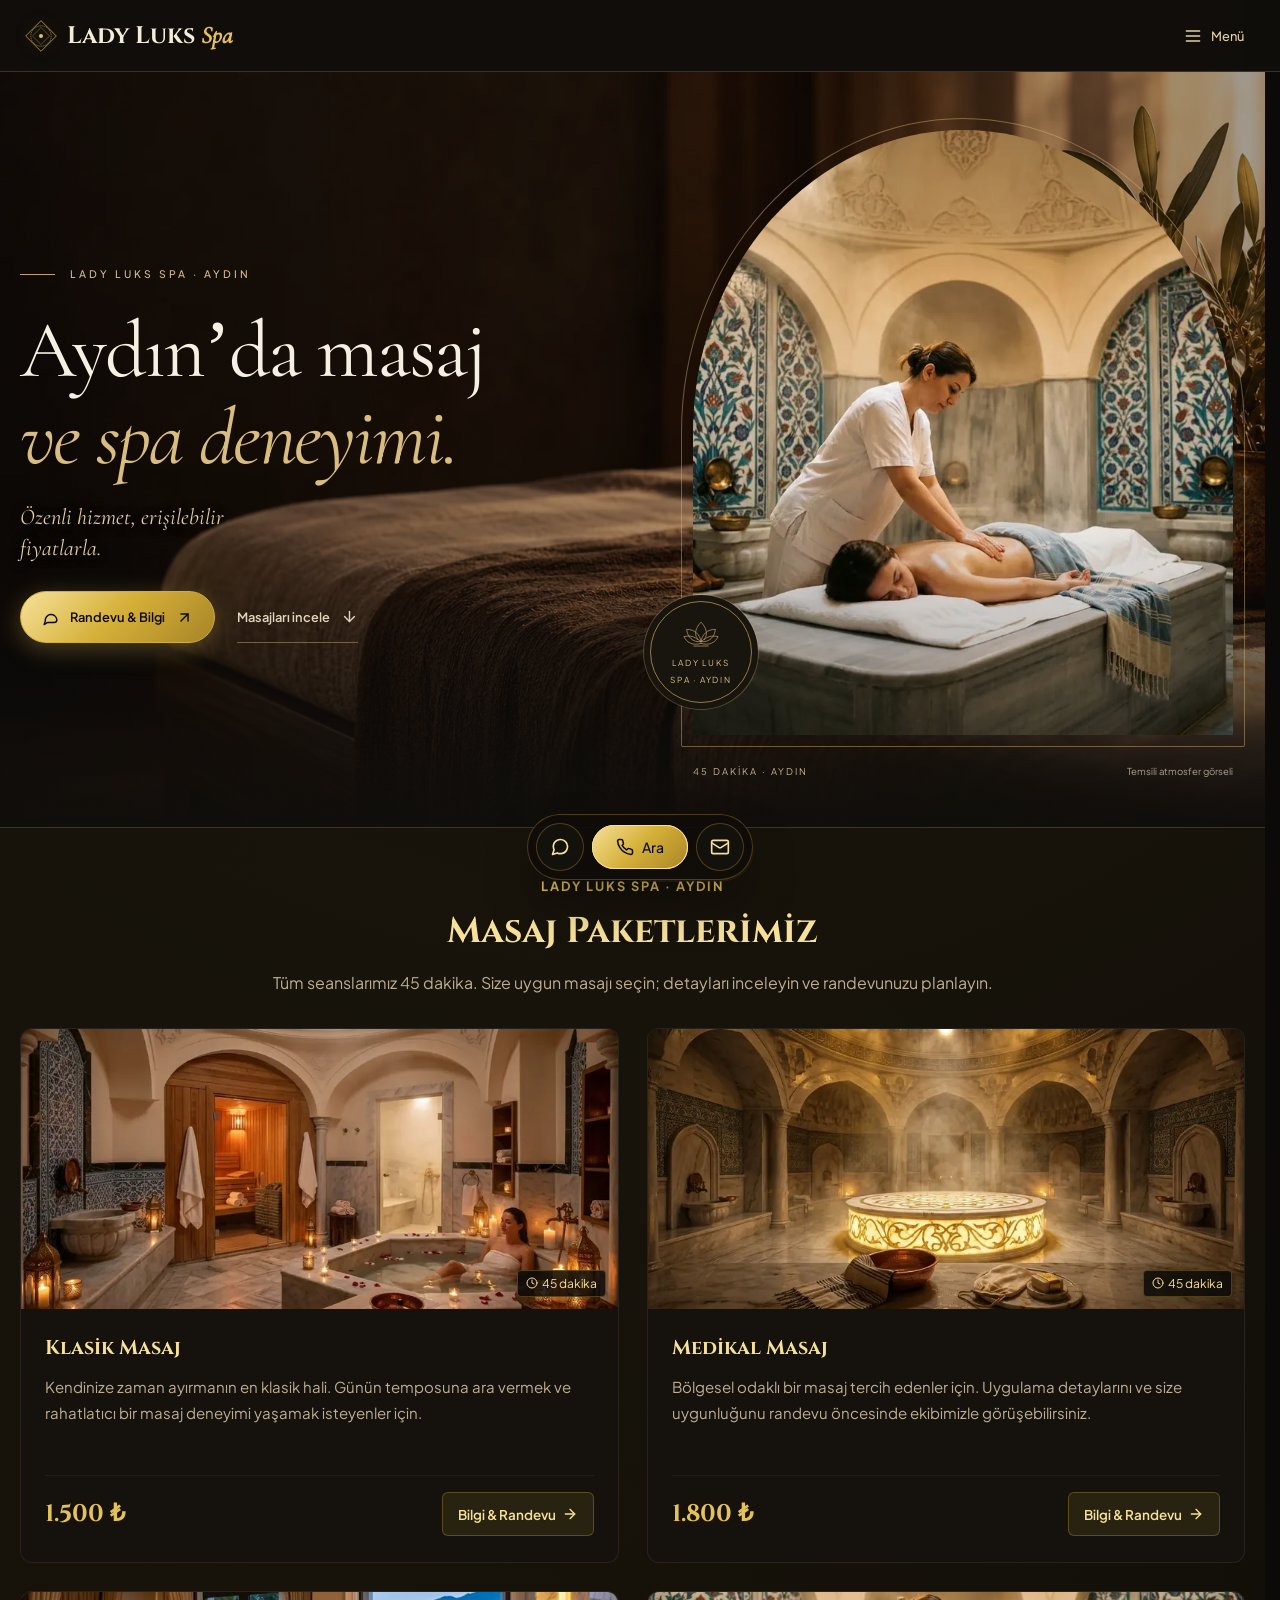
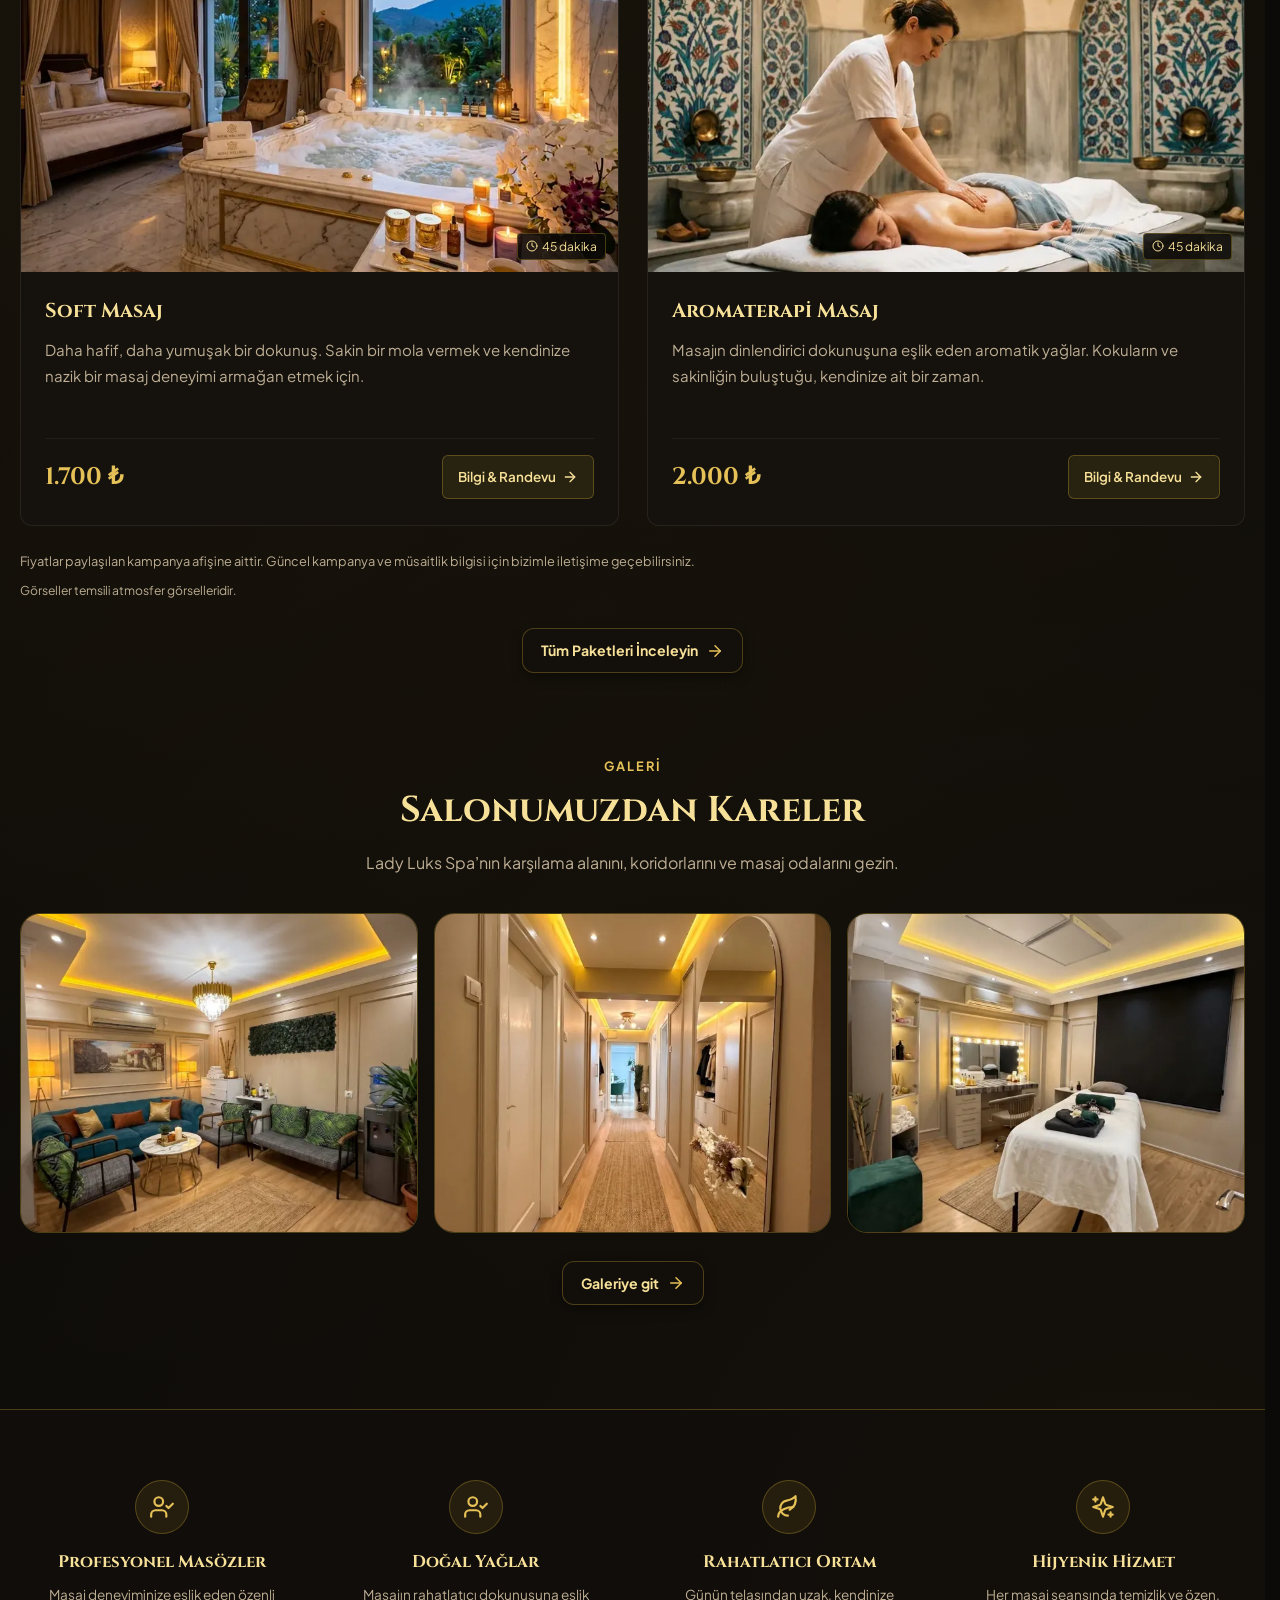
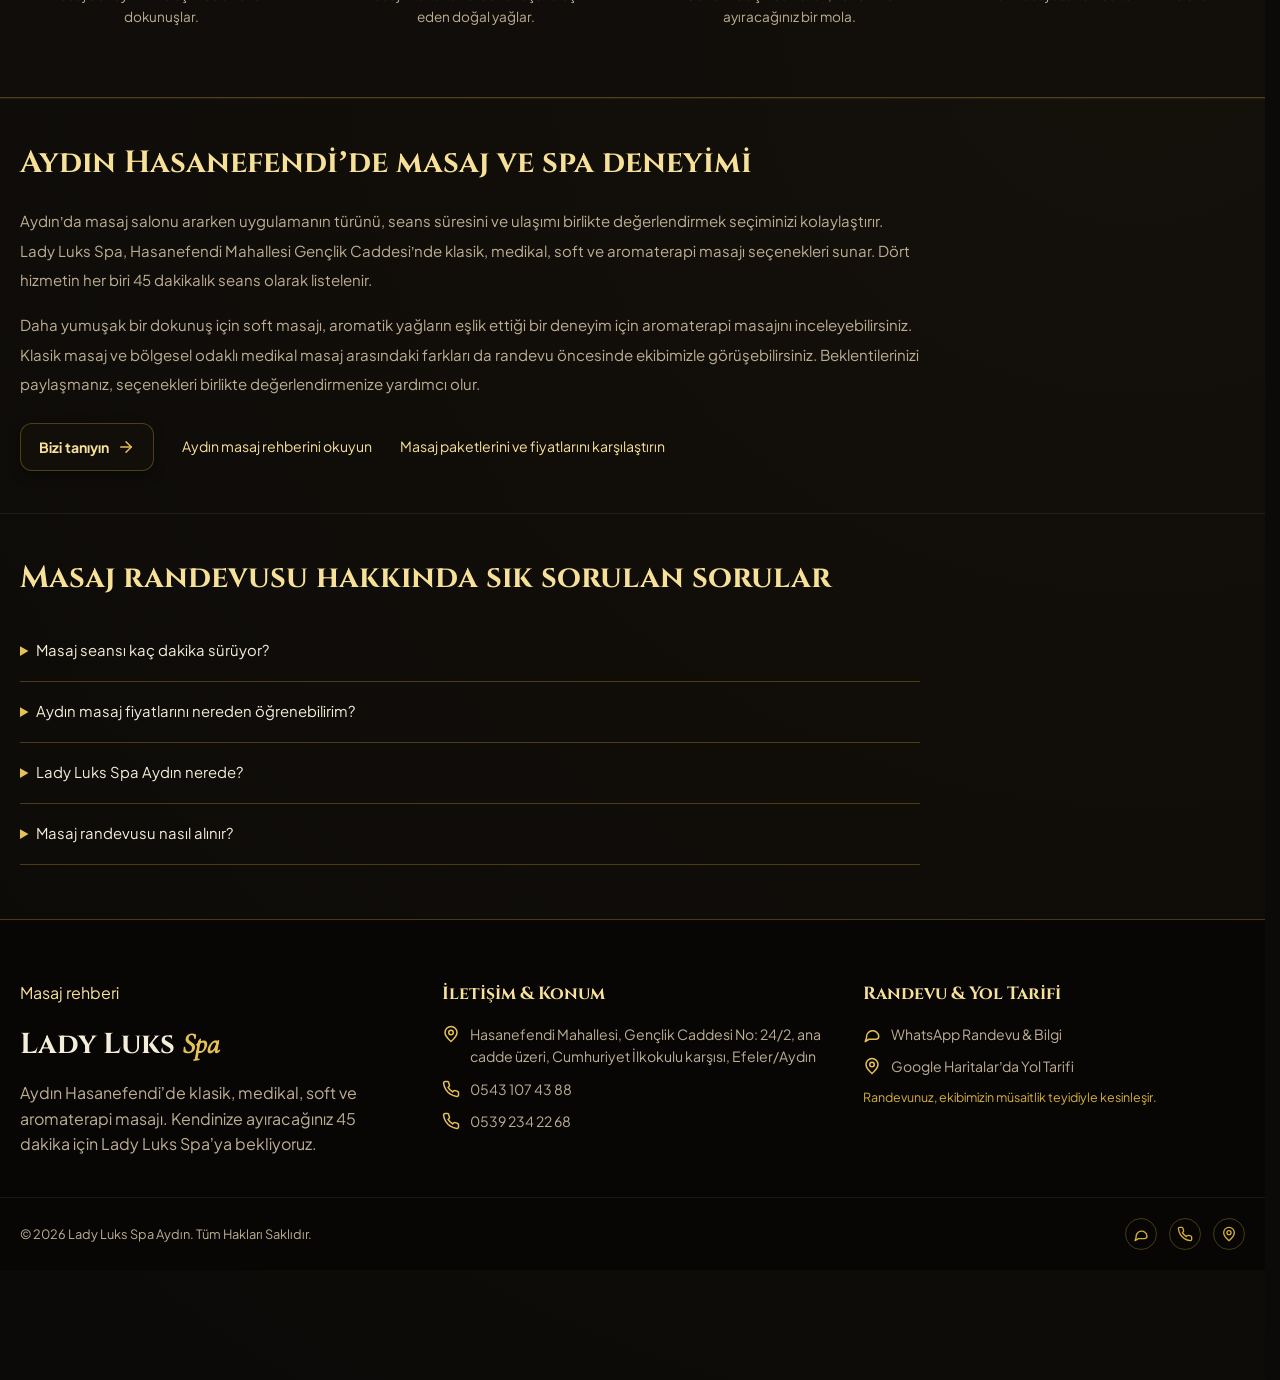
<file: index.html>
<!doctype html>
<html lang="tr">
  <head>
    <meta charset="UTF-8" />
    <meta name="viewport" content="width=device-width, initial-scale=1.0" />
    <meta name="google-site-verification" content="l16Nc8JMuxfczd_iu-MRtmoNriKW97r3b8MhVtypkIE" />
    <title>Aydın Masaj ve Spa | Lady Luks Spa Hasanefendi</title>
    <meta name="description" content="Aydın Hasanefendi’de Lady Luks Spa: klasik, soft, medikal ve aromaterapi masajı. 45 dakikalık seansları ve kampanya fiyatlarını inceleyin, randevu için ulaşın." />

    <meta property="og:type" content="website" />
    <meta property="og:title" content="Aydın Masaj ve Spa | Lady Luks Spa Hasanefendi" />
    <meta property="og:description" content="Aydın Hasanefendi’de Lady Luks Spa: klasik, soft, medikal ve aromaterapi masajı. 45 dakikalık seansları ve kampanya fiyatlarını inceleyin, randevu için ulaşın." />
    <meta property="og:image" content="https://ladyluks.com.tr/src/images/hamam_massage-800.webp" />

    <link
      rel="icon"
      type="image/svg+xml"
      href="data:image/svg+xml,<svg xmlns='http://www.w3.org/2000/svg' viewBox='0 0 100 100'><polygon points='50,5 95,50 50,95 5,50' fill='%23e5c158'/></svg>"
    />

    <link rel="preload" as="font" type="font/woff2" href="./src/fonts/cormorant-normal-latin.woff2" crossorigin />
    <link rel="preload" as="font" type="font/woff2" href="./src/fonts/cormorant-normal-latin-ext.woff2" crossorigin />
    <link rel="preload" as="font" type="font/woff2" href="./src/fonts/cormorant-italic-latin.woff2" crossorigin />
    <link rel="preload" as="font" type="font/woff2" href="./src/fonts/cormorant-italic-latin-ext.woff2" crossorigin />
    <link rel="preload" as="font" type="font/woff2" href="./src/fonts/jakarta-latin.woff2" crossorigin />
    <link rel="preload" as="font" type="font/woff2" href="./src/fonts/jakarta-latin-ext.woff2" crossorigin />
    <link rel="preload" as="image" href="./src/images/lady-luks-masaj-mobile.webp" media="(max-width: 680px)" fetchpriority="high" />
    <link rel="preload" as="image" href="./src/images/lady-luks-masaj.webp" media="(min-width: 681px)" fetchpriority="high" />
    <link rel="stylesheet" href="./src/style.css?v=30" />
    <link rel="canonical" href="https://ladyluks.com.tr/" />
    <meta property="og:url" content="https://ladyluks.com.tr/" />
    <meta property="og:site_name" content="Lady Luks Spa Aydın" />
    <meta name="twitter:card" content="summary_large_image" />
    <meta property="og:locale" content="tr_TR" />
    <script type="application/ld+json">
{
  "@context": "https://schema.org",
  "@graph": [
    {
      "@type": "DaySpa",
      "@id": "https://ladyluks.com.tr/#isletme",
      "name": "Lady Luks Spa Aydın",
      "description": "Aydın Hasanefendi Mahallesi'nde klasik, medikal, soft ve aromaterapi masajı.",
      "telephone": "+90 543 107 43 88",
      "address": {
        "@type": "PostalAddress",
        "streetAddress": "Hasanefendi Mahallesi, Gençlik Caddesi No: 24/2, ana cadde üzeri, Cumhuriyet İlkokulu karşısı",
        "addressLocality": "Efeler",
        "postalCode": "09100",
        "addressRegion": "Aydın",
        "addressCountry": "TR"
      },
      "currenciesAccepted": "TRY",
      "hasOfferCatalog": {
        "@type": "OfferCatalog",
        "name": "45 dakikalık masaj hizmetleri",
        "itemListElement": [
          {
            "@type": "Offer",
            "price": "1500",
            "priceCurrency": "TRY",
            "itemOffered": {
              "@type": "Service",
              "name": "Klasik Masaj",
              "description": "45 dakikalık klasik masaj seansı.",
              "provider": {
                "@id": "https://ladyluks.com.tr/#isletme"
              }
            },
            "url": "https://ladyluks.com.tr/paketler.html#klasik",
            "description": "Paylaşılan kampanya afişindeki fiyat. Güncel ücret ve müsaitlik randevu öncesinde teyit edilmelidir."
          },
          {
            "@type": "Offer",
            "price": "1800",
            "priceCurrency": "TRY",
            "itemOffered": {
              "@type": "Service",
              "name": "Medikal Masaj",
              "description": "45 dakikalık medikal masaj seansı.",
              "provider": {
                "@id": "https://ladyluks.com.tr/#isletme"
              }
            },
            "url": "https://ladyluks.com.tr/paketler.html#medikal",
            "description": "Paylaşılan kampanya afişindeki fiyat. Güncel ücret ve müsaitlik randevu öncesinde teyit edilmelidir."
          },
          {
            "@type": "Offer",
            "price": "1700",
            "priceCurrency": "TRY",
            "itemOffered": {
              "@type": "Service",
              "name": "Soft Masaj",
              "description": "45 dakikalık soft masaj seansı.",
              "provider": {
                "@id": "https://ladyluks.com.tr/#isletme"
              }
            },
            "url": "https://ladyluks.com.tr/paketler.html#soft",
            "description": "Paylaşılan kampanya afişindeki fiyat. Güncel ücret ve müsaitlik randevu öncesinde teyit edilmelidir."
          },
          {
            "@type": "Offer",
            "price": "2000",
            "priceCurrency": "TRY",
            "itemOffered": {
              "@type": "Service",
              "name": "Aromaterapi Masaj",
              "description": "45 dakikalık aromaterapi masaj seansı.",
              "provider": {
                "@id": "https://ladyluks.com.tr/#isletme"
              }
            },
            "url": "https://ladyluks.com.tr/paketler.html#aromaterapi",
            "description": "Paylaşılan kampanya afişindeki fiyat. Güncel ücret ve müsaitlik randevu öncesinde teyit edilmelidir."
          }
        ]
      },
      "url": "https://ladyluks.com.tr/",
      "image": "https://ladyluks.com.tr/src/images/hamam_massage-800.webp",
      "areaServed": {
        "@type": "City",
        "name": "Aydın"
      }
    },
    {
      "@type": "WebSite",
      "@id": "https://ladyluks.com.tr/#website",
      "url": "https://ladyluks.com.tr/",
      "name": "Lady Luks Spa Aydın",
      "inLanguage": "tr",
      "publisher": {
        "@id": "https://ladyluks.com.tr/#isletme"
      }
    },
    {
      "@type": "WebPage",
      "@id": "https://ladyluks.com.tr/#webpage",
      "url": "https://ladyluks.com.tr/",
      "name": "Aydın Masaj ve Spa | Lady Luks Spa Hasanefendi",
      "description": "Aydın Hasanefendi’de Lady Luks Spa: klasik, soft, medikal ve aromaterapi masajı. 45 dakikalık seansları ve kampanya fiyatlarını inceleyin, randevu için ulaşın.",
      "inLanguage": "tr",
      "isPartOf": {
        "@id": "https://ladyluks.com.tr/#website"
      },
      "about": {
        "@id": "https://ladyluks.com.tr/#isletme"
      }
    }
  ]
}
    </script>
  </head>
  <body class="home-page integrated-masthead mobile-nav-ready">
    <div class="top-bar">
      <div class="container top-bar-content">
        <div class="top-info">
          <span class="info-item"
            ><i data-lucide="map-pin"></i> Hasanefendi, Aydın</span
          >
        </div>

        <div class="top-selectors">
          <div class="header-dropdown-wrap">
            <button class="header-dropdown-btn" id="langDropdownTrigger">
              <span id="headerCurrentFlag"
                ><img
                  src="./src/images/flags/tr.svg"
                  width="20"
                  height="14"
                  alt=""
              /></span>
              <span id="headerCurrentLang">TR</span>
              <i data-lucide="chevron-down" class="chevron-icon"></i>
            </button>

            <div class="header-dropdown-menu" id="langDropdownMenu">
              <button class="dropdown-item active" data-lang="tr">
                <span class="flag-emoji"
                  ><img
                    src="./src/images/flags/tr.svg"
                    width="20"
                    height="14"
                    alt=""
                /></span>
                Türkçe
              </button>
              <button class="dropdown-item" data-lang="en">
                <span class="flag-emoji"
                  ><img
                    src="./src/images/flags/en.svg"
                    width="20"
                    height="14"
                    alt=""
                /></span>
                English
              </button>
              <button class="dropdown-item" data-lang="ru">
                <span class="flag-emoji"
                  ><img
                    src="./src/images/flags/ru.svg"
                    width="20"
                    height="14"
                    alt=""
                /></span>
                Русский
              </button>
              <button class="dropdown-item" data-lang="de">
                <span class="flag-emoji"
                  ><img
                    src="./src/images/flags/de.svg"
                    width="20"
                    height="14"
                    alt=""
                /></span>
                Deutsch
              </button>
            </div>
          </div>

          <div class="currency-indicator" aria-label="Türk lirası">
            <span>₺</span> TRY
          </div>
        </div>
      </div>
    </div>

    <header class="main-header nav-enhanced">
      <div class="container header-container">
        <a
          class="brand brand-home"
          href="index.html"
          aria-label="Lady Luks Spa Aydın ana sayfa"
        >
          <div class="brand-crest">
            <svg viewBox="0 0 100 100" class="crest-svg">
              <polygon
                points="50,5 95,50 50,95 5,50"
                fill="none"
                stroke="currentColor"
                stroke-width="2"
              />
              <circle
                cx="50"
                cy="50"
                r="30"
                fill="none"
                stroke="currentColor"
                stroke-width="1.5"
                stroke-dasharray="4,2"
              />
              <polygon
                points="50,25 75,50 50,75 25,50"
                fill="none"
                stroke="currentColor"
                stroke-width="1"
              />
              <circle cx="50" cy="50" r="6" fill="currentColor" />
            </svg>
          </div>
          <div class="brand-text">
            <span class="sub-title" data-i18n="tagline"
              >MASAJ & SPA • AYDIN HASANEFENDİ</span
            >
            <div class="main-title">Lady Luks <span>Spa</span></div>
            <span class="badge-text" data-i18n="experience"
              >KENDİNİZE BİR İYİLİK YAPIN</span
            >
          </div>
        </a>
        <button
          class="mobile-nav-toggle"
          type="button"
          aria-controls="site-navigation"
          aria-expanded="false"
          aria-label="Menüyü aç"
          data-i18n-aria="menu_open"
        >
          <span class="mobile-menu-caption"
            ><svg
              viewBox="0 0 24 24"
              width="20"
              height="20"
              fill="none"
              stroke="currentColor"
              stroke-width="1.7"
              stroke-linecap="round"
              aria-hidden="true"
            >
              <path d="M4 6h16M4 12h16M4 18h16" /></svg
            ><span data-i18n="mobile_menu">Menü</span></span
          >
          <svg
            class="mobile-menu-chevron"
            viewBox="0 0 24 24"
            width="18"
            height="18"
            fill="none"
            stroke="currentColor"
            stroke-width="1.7"
            stroke-linecap="round"
            stroke-linejoin="round"
            aria-hidden="true"
          >
            <path d="m6 9 6 6 6-6" />
          </svg>
        </button>
        <nav class="page-links" id="site-navigation" aria-label="Ana menü">
          <a href="index.html" aria-current="page" data-i18n="nav_home"
            >Ana Sayfa</a
          >
          <a href="paketler.html" data-i18n="nav_packages">Paketler</a>
          <a href="tanitim.html" data-i18n="nav_intro">Tanıtım</a>
          <a href="galeri.html" data-i18n="nav_gallery">Galeri</a>
          <a href="#iletisim" data-i18n="nav_contact">İletişim</a>
        </nav>
      </div>
    </header>

    <main>
      <section class="spa-hero" aria-labelledby="home-title">
        <picture class="spa-hero-background" aria-hidden="true">
          <source media="(max-width: 680px)" srcset="./src/images/lady-luks-masaj-mobile.webp" />
          <img src="./src/images/lady-luks-masaj.webp" alt="" width="1536" height="1024" fetchpriority="high" />
        </picture>
        <div class="container spa-hero-layout">
          <div class="spa-hero-copy">
            <p class="spa-hero-eyebrow"><span aria-hidden="true"></span> LADY LUKS SPA · AYDIN</p>
            <h1 id="home-title" class="spa-hero-title">
              <span data-i18n="home_title_lead">Aydın’da masaj</span>
              <em data-i18n="home_title_accent">ve spa deneyimi.</em>
            </h1>
            <p class="spa-hero-note" data-i18n="home_hero_note">Özenli hizmet, erişilebilir fiyatlarla.</p>
            <div class="spa-hero-actions">
              <a class="spa-hero-book" href="https://wa.me/905431074388" target="_blank" rel="noopener noreferrer">
                <i data-lucide="message-circle" aria-hidden="true"></i>
                <span data-i18n="home_booking">Randevu & Bilgi</span>
                <i data-lucide="arrow-up-right" aria-hidden="true"></i>
              </a>
              <a class="spa-hero-explore" href="#paketler">
                <span data-i18n="home_explore">Masajları incele</span>
                <i data-lucide="arrow-down" aria-hidden="true"></i>
              </a>
            </div>
          </div>
          <figure class="spa-hero-visual">
            <div class="spa-hero-arch">
              <img src="./src/images/hamam_massage-800.webp" srcset="./src/images/hamam_massage-480.webp 480w, ./src/images/hamam_massage-800.webp 800w" sizes="(max-width: 680px) calc(100vw - 40px), 560px" alt="" width="1024" height="1024" loading="lazy" decoding="async">
            </div>
            <div class="spa-hero-seal" aria-hidden="true">
              <img src="./src/images/lotus.svg" alt="" width="40" height="40">
              <span>LADY LUKS</span>
              <span>SPA · AYDIN</span>
            </div>
            <figcaption class="spa-hero-visual-caption">
              <span data-i18n="hero_duration">45 DAKİKA · AYDIN</span>
              <small data-i18n="image_note">Temsili atmosfer görseli</small>
            </figcaption>
          </figure>
        </div>
      </section>
      <section class="catalog-section container flowing-catalog home-services" id="paketler" aria-labelledby="home-services-title">
        <div class="packages-heading">
          <div class="section-tag">LADY LUKS SPA · AYDIN</div>
          <h2 id="home-services-title" class="page-section-title" data-i18n="packages_heading">
            Masaj Paketlerimiz
          </h2>
          <p data-i18n="packages_description">
            Tüm seanslarımız 45 dakika. Size uygun masajı seçin; detayları
            inceleyin ve randevunuzu planlayın.
          </p>
        </div>
        <div class="catalog-grid" id="catalogGrid">
          <article class="catalog-card" id="klasik">
            <div class="card-image-wrap">
              <img
                src="./src/images/vip_silver_package-800.webp"
                srcset="./src/images/vip_silver_package-480.webp 480w, ./src/images/vip_silver_package-800.webp 800w"
                sizes="(max-width: 680px) calc(100vw - 40px), 560px"
                alt="Klasik Masaj için temsili masaj görseli"
                class="card-image"
                style="object-position: 50% 58%"
                loading="lazy"
              />
              <div class="card-duration">
                <i data-lucide="clock"></i><span>45 dakika</span>
              </div>
            </div>
            <div class="card-body">
              <h3 class="card-title"><a href="aydin-masaj-rehberi.html#klasik">Klasik Masaj</a></h3>
              <p class="card-desc">
                Kendinize zaman ayırmanın en klasik hali. Günün temposuna ara
                vermek ve rahatlatıcı bir masaj deneyimi yaşamak isteyenler
                için.
              </p>
              <div class="card-footer">
                <span class="card-price">1.500 ₺</span
                ><a
                  class="btn-card-detail"
                  href="https://wa.me/905431074388?text=Merhaba%20Lady%20Luks%20Spa%20Ayd%C4%B1n%2C%20Klasik%20Masaj%20i%C3%A7in%20randevu%20talep%20etmek%20istiyorum."
                  target="_blank"
                  rel="noopener noreferrer"
                  >Bilgi & Randevu <i data-lucide="arrow-right"></i
                ></a>
              </div>
            </div>
          </article>
          <article class="catalog-card" id="medikal">
            <div class="card-image-wrap">
              <img
                src="./src/images/vip_gold_package-800.webp"
                srcset="./src/images/vip_gold_package-480.webp 480w, ./src/images/vip_gold_package-800.webp 800w"
                sizes="(max-width: 680px) calc(100vw - 40px), 560px"
                alt="Medikal Masaj için temsili masaj görseli"
                class="card-image"
                style="object-position: 50% 60%"
                loading="lazy"
              />
              <div class="card-duration">
                <i data-lucide="clock"></i><span>45 dakika</span>
              </div>
            </div>
            <div class="card-body">
              <h3 class="card-title"><a href="aydin-masaj-rehberi.html#medikal">Medikal Masaj</a></h3>
              <p class="card-desc">
                Bölgesel odaklı bir masaj tercih edenler için. Uygulama
                detaylarını ve size uygunluğunu randevu öncesinde ekibimizle
                görüşebilirsiniz.
              </p>
              <div class="card-footer">
                <span class="card-price">1.800 ₺</span
                ><a
                  class="btn-card-detail"
                  href="https://wa.me/905431074388?text=Merhaba%20Lady%20Luks%20Spa%20Ayd%C4%B1n%2C%20Medikal%20Masaj%20i%C3%A7in%20randevu%20talep%20etmek%20istiyorum."
                  target="_blank"
                  rel="noopener noreferrer"
                  >Bilgi & Randevu <i data-lucide="arrow-right"></i
                ></a>
              </div>
            </div>
          </article>
          <article class="catalog-card" id="soft">
            <div class="card-image-wrap">
              <img
                src="./src/images/vip_luxury_package-800.webp"
                srcset="./src/images/vip_luxury_package-480.webp 480w, ./src/images/vip_luxury_package-800.webp 800w"
                sizes="(max-width: 680px) calc(100vw - 40px), 560px"
                alt="Soft Masaj için temsili masaj görseli"
                class="card-image"
                style="object-position: 50% 54%"
                loading="lazy"
              />
              <div class="card-duration">
                <i data-lucide="clock"></i><span>45 dakika</span>
              </div>
            </div>
            <div class="card-body">
              <h3 class="card-title"><a href="aydin-masaj-rehberi.html#soft">Soft Masaj</a></h3>
              <p class="card-desc">
                Daha hafif, daha yumuşak bir dokunuş. Sakin bir mola vermek ve
                kendinize nazik bir masaj deneyimi armağan etmek için.
              </p>
              <div class="card-footer">
                <span class="card-price">1.700 ₺</span
                ><a
                  class="btn-card-detail"
                  href="https://wa.me/905431074388?text=Merhaba%20Lady%20Luks%20Spa%20Ayd%C4%B1n%2C%20Soft%20Masaj%20i%C3%A7in%20randevu%20talep%20etmek%20istiyorum."
                  target="_blank"
                  rel="noopener noreferrer"
                  >Bilgi & Randevu <i data-lucide="arrow-right"></i
                ></a>
              </div>
            </div>
          </article>
          <article class="catalog-card" id="aromaterapi">
            <div class="card-image-wrap">
              <img
                src="./src/images/hamam_massage-800.webp"
                srcset="./src/images/hamam_massage-480.webp 480w, ./src/images/hamam_massage-800.webp 800w"
                sizes="(max-width: 680px) calc(100vw - 40px), 560px"
                alt="Aromaterapi Masaj için temsili masaj görseli"
                class="card-image"
                style="object-position: 50% 65%"
                loading="lazy"
              />
              <div class="card-duration">
                <i data-lucide="clock"></i><span>45 dakika</span>
              </div>
            </div>
            <div class="card-body">
              <h3 class="card-title"><a href="aydin-masaj-rehberi.html#aromaterapi">Aromaterapi Masaj</a></h3>
              <p class="card-desc">
                Masajın dinlendirici dokunuşuna eşlik eden aromatik yağlar.
                Kokuların ve sakinliğin buluştuğu, kendinize ait bir zaman.
              </p>
              <div class="card-footer">
                <span class="card-price">2.000 ₺</span
                ><a
                  class="btn-card-detail"
                  href="https://wa.me/905431074388?text=Merhaba%20Lady%20Luks%20Spa%20Ayd%C4%B1n%2C%20Aromaterapi%20Masaj%20i%C3%A7in%20randevu%20talep%20etmek%20istiyorum."
                  target="_blank"
                  rel="noopener noreferrer"
                  >Bilgi & Randevu <i data-lucide="arrow-right"></i
                ></a>
              </div>
            </div>
          </article>
        </div>
        <div class="empty-state" id="emptyState" style="display: none">
          <i data-lucide="search-x" class="empty-icon"></i>
          <h3 data-i18n="empty_title">Aradığınız masaj hizmeti bulunamadı</h3>
          <p data-i18n="empty_desc">
            Lütfen arama teriminizi değiştirin veya filtreleri temizleyin.
          </p>
          <button
            class="btn-reset-filter"
            id="resetFilterBtn"
            data-i18n="reset_filters"
          >
            Filtreleri Temizle
          </button>
        </div>
        <p class="campaign-note" data-i18n="campaign_note">
          Fiyatlar paylaşılan kampanya afişine aittir. Güncel kampanya ve
          müsaitlik bilgisi için bizimle iletişime geçebilirsiniz.
        </p>
        <p class="image-context" data-i18n="images_note">
          Görseller temsili atmosfer görselleridir.
        </p>
        <div class="all-packages-link">
          <a class="btn-back-home" href="paketler.html"
            ><span data-i18n="view_all_packages">Tüm Paketleri İnceleyin</span
            ><i data-lucide="arrow-right"></i
          ></a>
        </div>
      </section>
      <section class="gallery-preview container" aria-labelledby="home-gallery-title">
        <div class="packages-heading">
          <div class="section-tag" data-i18n="gallery_label">GALERİ</div>
          <h2 id="home-gallery-title" class="page-section-title" data-i18n="gallery_title">Salonumuzdan Kareler</h2>
          <p data-i18n="gallery_desc">Lady Luks Spa’nın karşılama alanını, koridorlarını ve masaj odalarını gezin.</p>
        </div>
        <div class="gallery-preview-grid">
          <img src="./src/images/galeri/salon-1-600.webp" alt="Lady Luks Spa Aydın bekleme salonu" width="600" height="801" loading="lazy">
          <img src="./src/images/galeri/salon-2-600.webp" alt="Lady Luks Spa Aydın aynalı koridor" width="600" height="801" loading="lazy">
          <img src="./src/images/galeri/salon-6-600.webp" alt="Lady Luks Spa Aydın masaj odası" width="600" height="801" loading="lazy">
        </div>
        <div class="all-packages-link">
          <a class="btn-back-home" href="galeri.html">
            <span data-i18n="gallery_button">Galeriye git</span>
            <i data-lucide="arrow-right" aria-hidden="true"></i>
          </a>
        </div>
      </section>
      <section class="features-banner">
        <div class="container features-grid">
          <div class="feature-card">
            <div class="feature-icon"><i data-lucide="user-check"></i></div>
            <h4 data-i18n="feat1_title">Profesyonel Masözler</h4>
            <p data-i18n="feat1_desc">
              Masaj deneyiminize eşlik eden özenli dokunuşlar.
            </p>
          </div>
          <div class="feature-card">
            <div class="feature-icon"><i data-lucide="user-check"></i></div>
            <h4 data-i18n="feat2_title">Doğal Yağlar</h4>
            <p data-i18n="feat2_desc">
              Masajın rahatlatıcı dokunuşuna eşlik eden doğal yağlar.
            </p>
          </div>
          <div class="feature-card">
            <div class="feature-icon"><i data-lucide="leaf"></i></div>
            <h4 data-i18n="feat3_title">Rahatlatıcı Ortam</h4>
            <p data-i18n="feat3_desc">
              Günün telaşından uzak, kendinize ayıracağınız bir mola.
            </p>
          </div>
          <div class="feature-card">
            <div class="feature-icon"><i data-lucide="sparkles"></i></div>
            <h4 data-i18n="feat4_title">Hijyenik Hizmet</h4>
            <p data-i18n="feat4_desc">Her masaj seansında temizlik ve özen.</p>
          </div>
        </div>
      </section>
<section class="container editorial-section" aria-labelledby="local-title"><h2 data-i18n="seo_local_title" id="local-title">Aydın Hasanefendi’de masaj ve spa deneyimi</h2><p data-i18n="seo_local_intro" >Aydın’da masaj salonu ararken uygulamanın türünü, seans süresini ve ulaşımı birlikte değerlendirmek seçiminizi kolaylaştırır. Lady Luks Spa, Hasanefendi Mahallesi Gençlik Caddesi’nde klasik, medikal, soft ve aromaterapi masajı seçenekleri sunar. Dört hizmetin her biri 45 dakikalık seans olarak listelenir.</p><p data-i18n="seo_local_choice" >Daha yumuşak bir dokunuş için soft masajı, aromatik yağların eşlik ettiği bir deneyim için aromaterapi masajını inceleyebilirsiniz. Klasik masaj ve bölgesel odaklı medikal masaj arasındaki farkları da randevu öncesinde ekibimizle görüşebilirsiniz. Beklentilerinizi paylaşmanız, seçenekleri birlikte değerlendirmenize yardımcı olur.</p><div class="editorial-links"><a href="tanitim.html" class="btn-back-home editorial-intro"><span data-i18n="seo_intro_link">Bizi tanıyın</span><i data-lucide="arrow-right" aria-hidden="true"></i></a><a data-i18n="seo_guide_link" href="aydin-masaj-rehberi.html" class="editorial-link">Aydın masaj rehberini okuyun</a><a data-i18n="seo_prices_link" href="paketler.html" class="editorial-link">Masaj paketlerini ve fiyatlarını karşılaştırın</a></div></section><section class="container editorial-section faq-section" aria-labelledby="faq-title"><h2 data-i18n="seo_faq_title" id="faq-title">Masaj randevusu hakkında sık sorulan sorular</h2><details><summary data-i18n="seo_faq_duration_q" >Masaj seansı kaç dakika sürüyor?</summary><p data-i18n="seo_faq_duration_a" >Listelenen klasik, medikal, soft ve aromaterapi masajlarının her biri 45 dakikadır. Hazırlık ve görüşme için ne kadar zaman ayırmanız gerektiğini randevu alırken ekibimize sorabilirsiniz.</p></details><details><summary data-i18n="seo_faq_price_q" >Aydın masaj fiyatlarını nereden öğrenebilirim?</summary><p data-i18n="seo_faq_price_a" >Paketler sayfasında masaj türüne göre kampanya fiyatları yer alır. Fiyatlar paylaşılan kampanya afişine aittir; randevu öncesinde güncel ücreti, kampanya koşullarını ve hizmet kapsamını telefon veya WhatsApp üzerinden teyit edin.</p></details><details><summary data-i18n="seo_faq_location_q" >Lady Luks Spa Aydın nerede?</summary><p data-i18n="seo_faq_location_a" >Hasanefendi Mahallesi, Gençlik Caddesi’nde, ana cadde üzerinde ve Cumhuriyet İlkokulu karşısındayız. Konum ve yol tarifi için iletişim bölümündeki Google Haritalar bağlantısını kullanabilir veya bizi arayabilirsiniz.</p></details><details><summary data-i18n="seo_faq_booking_q" >Masaj randevusu nasıl alınır?</summary><p data-i18n="seo_faq_booking_a" >0543 107 43 88 numarasını arayabilir, WhatsApp üzerinden istediğiniz masaj türünü ve tercih ettiğiniz günü iletebilirsiniz. Randevunuz, ekibimizin müsaitlik teyidiyle kesinleşir.</p></details></section>
    </main>
    <div
      class="modal-backdrop"
      id="modalBackdrop"
      role="dialog"
      aria-modal="true"
      aria-hidden="true"
      aria-label="Masaj hizmeti detayları"
      inert
    >
      <div class="modal-card" id="modalCard">
        <button
          class="modal-close"
          id="modalCloseBtn"
          data-i18n-aria="close"
          aria-label="Kapat"
        >
          <i data-lucide="x"></i>
        </button>
        <div class="modal-content" id="modalContent"></div>
      </div>
    </div>

    <footer class="main-footer" id="iletisim">
      <div class="container footer-content">
        <div class="footer-brand"><p class="footer-guide"><a data-i18n="seo_guide_short" href="aydin-masaj-rehberi.html">Masaj rehberi</a></p>
          <h2 class="footer-logo">Lady Luks <span>Spa</span></h2>
          <p data-i18n="footer_about">
            Aydın Hasanefendi’de klasik, medikal, soft ve aromaterapi masajı.
            Kendinize ayıracağınız 45 dakika için Lady Luks Spa’ya bekliyoruz.
          </p>
        </div>

        <div class="footer-contact">
          <h3 data-i18n="footer_contact_title">İletişim & Konum</h3>
          <ul>
            <li>
              <i data-lucide="map-pin"></i> Hasanefendi Mahallesi, Gençlik
              Caddesi No: 24/2, ana cadde üzeri, Cumhuriyet İlkokulu karşısı, Efeler/Aydın
            </li>
            <li>
              <i data-lucide="phone"></i>
              <a href="tel:+905431074388">0543 107 43 88</a>
            </li>
            <li>
              <i data-lucide="phone"></i>
              <a href="tel:+905392342268">0539 234 22 68</a>
            </li>
          </ul>
        </div>

        <div class="footer-contact">
          <h3 data-i18n="contact_actions">Randevu & Yol Tarifi</h3>
          <ul>
            <li>
              <i data-lucide="message-circle"></i>
              <a
                href="https://wa.me/905431074388"
                target="_blank"
                rel="noopener noreferrer"
                data-i18n="whatsapp_order"
                >WhatsApp Randevu & Bilgi</a
              >
            </li>
            <li>
              <i data-lucide="map-pin"></i>
              <a
                href="https://www.google.com/maps/search/?api=1&amp;query=Hasanefendi%20Mahallesi%20Gen%C3%A7lik%20Caddesi%20No%3A%2024%2F2%20Efeler%20Ayd%C4%B1n"
                target="_blank"
                rel="noopener noreferrer"
                data-i18n="map_link"
                >Google Haritalar’da Yol Tarifi</a
              >
            </li>
          </ul>
          <p class="qr-sub" data-i18n="qr_sub">
            Randevunuz, ekibimizin müsaitlik teyidiyle kesinleşir.
          </p>
        </div>
      </div>

      <div class="footer-bottom container">
        <p>© 2026 Lady Luks Spa Aydın. Tüm Hakları Saklıdır.</p>
        <div class="social-links">
          <a href="https://wa.me/905431074388" target="_blank" rel="noopener noreferrer" aria-label="WhatsApp ile iletişim"
            ><i data-lucide="message-circle"></i
          ></a>
          <a href="tel:+905431074388" aria-label="0543 107 43 88 numarasını ara"><i data-lucide="phone"></i></a>
          <a
            href="https://www.google.com/maps/search/?api=1&amp;query=Hasanefendi%20Mahallesi%20Gen%C3%A7lik%20Caddesi%20No%3A%2024%2F2%20Efeler%20Ayd%C4%B1n"
            target="_blank"
            rel="noopener noreferrer"
            aria-label="Yol tarifi"
            ><i data-lucide="map-pin"></i
          ></a>
        </div>
      </div>
    </footer>

    <div class="contact-dock">
      <div class="dock-glow-frame" aria-hidden="true"><span class="dock-glow"></span></div>
      <div class="dock-actions">
        <a class="dock-icon" href="https://wa.me/905431074388" target="_blank" rel="noopener noreferrer" aria-label="WhatsApp Randevu & Bilgi" data-i18n-aria="whatsapp_order">
          <svg width="20" height="20" viewBox="0 0 24 24" fill="none" stroke="currentColor" stroke-width="2" stroke-linecap="round" stroke-linejoin="round" aria-hidden="true"><path d="M21 11.5a8.38 8.38 0 0 1-.9 3.8 8.5 8.5 0 0 1-7.6 4.7 8.38 8.38 0 0 1-3.8-.9L3 21l1.9-5.7a8.38 8.38 0 0 1-.9-3.8 8.5 8.5 0 0 1 4.7-7.6 8.38 8.38 0 0 1 3.8-.9h.5a8.48 8.48 0 0 1 8 8v.5z"/></svg>
        </a>
        <a class="dock-call" href="tel:+905431074388" aria-label="Ara" data-i18n-aria="call">
          <span class="dock-call-ring" aria-hidden="true"></span>
          <span class="dock-call-ring" aria-hidden="true"></span>
          <svg width="18" height="18" viewBox="0 0 24 24" fill="none" stroke="currentColor" stroke-width="2" stroke-linecap="round" stroke-linejoin="round" aria-hidden="true"><path d="M22 16.92v3a2 2 0 0 1-2.18 2 19.79 19.79 0 0 1-8.63-3.07 19.5 19.5 0 0 1-6-6 19.79 19.79 0 0 1-3.07-8.67A2 2 0 0 1 4.11 2h3a2 2 0 0 1 2 1.72c.13.96.36 1.9.7 2.81a2 2 0 0 1-.45 2.11L8.09 9.91a16 16 0 0 0 6 6l1.27-1.27a2 2 0 0 1 2.11-.45c.9.34 1.85.57 2.81.7A2 2 0 0 1 22 16.92z"/></svg>
          <span data-i18n="call">Ara</span>
        </a>
        <a class="dock-icon" href="#iletisim" aria-label="İletişim & Konum" data-i18n-aria="footer_contact_title">
          <svg width="20" height="20" viewBox="0 0 24 24" fill="none" stroke="currentColor" stroke-width="2" stroke-linecap="round" stroke-linejoin="round" aria-hidden="true"><rect x="2" y="4" width="20" height="16" rx="2"/><path d="m22 7-8.97 5.7a1.94 1.94 0 0 1-2.06 0L2 7"/></svg>
        </a>
      </div>
    </div>

    <script src="./src/icons.js?v=1"></script>
    <script src="./src/data.js?v=15"></script>
    <script src="./src/seo-content.js?v=3"></script>
    <script src="./src/app.js?v=18"></script>
  </body>
</html>
</file>
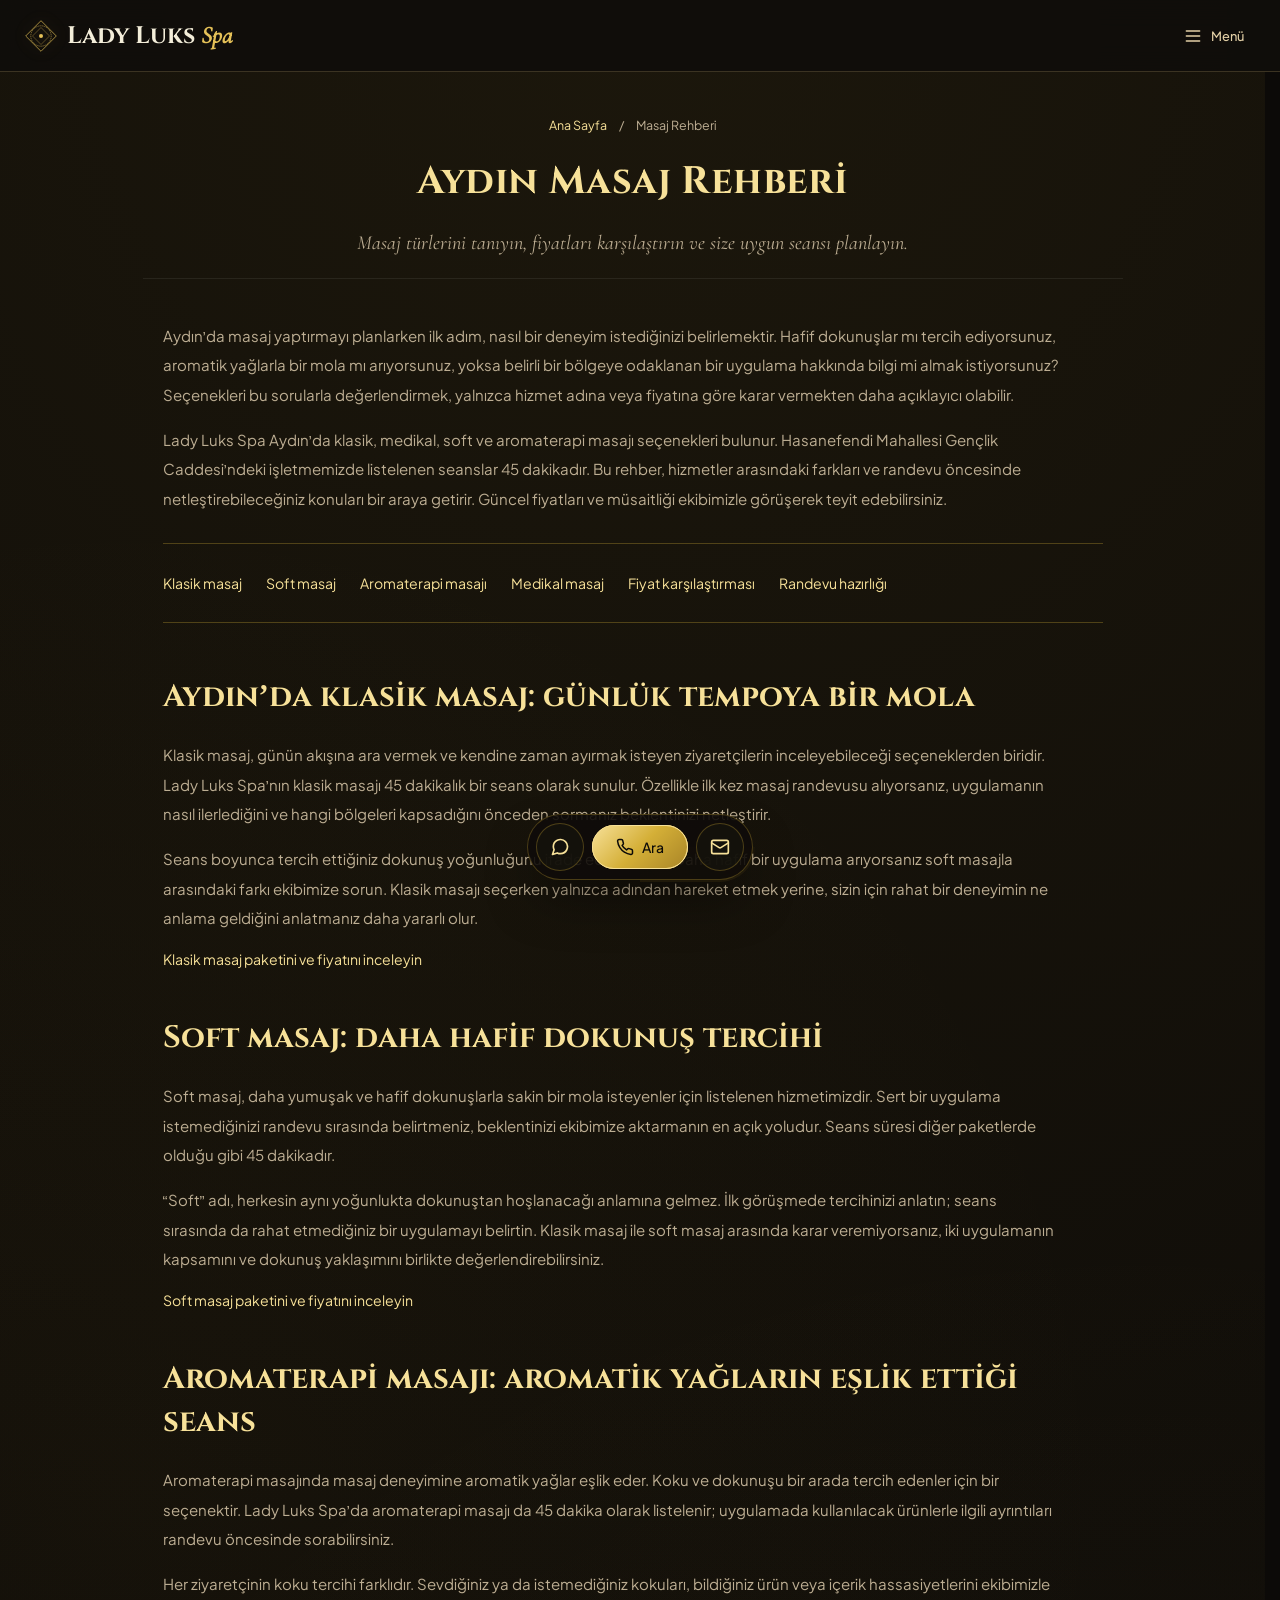
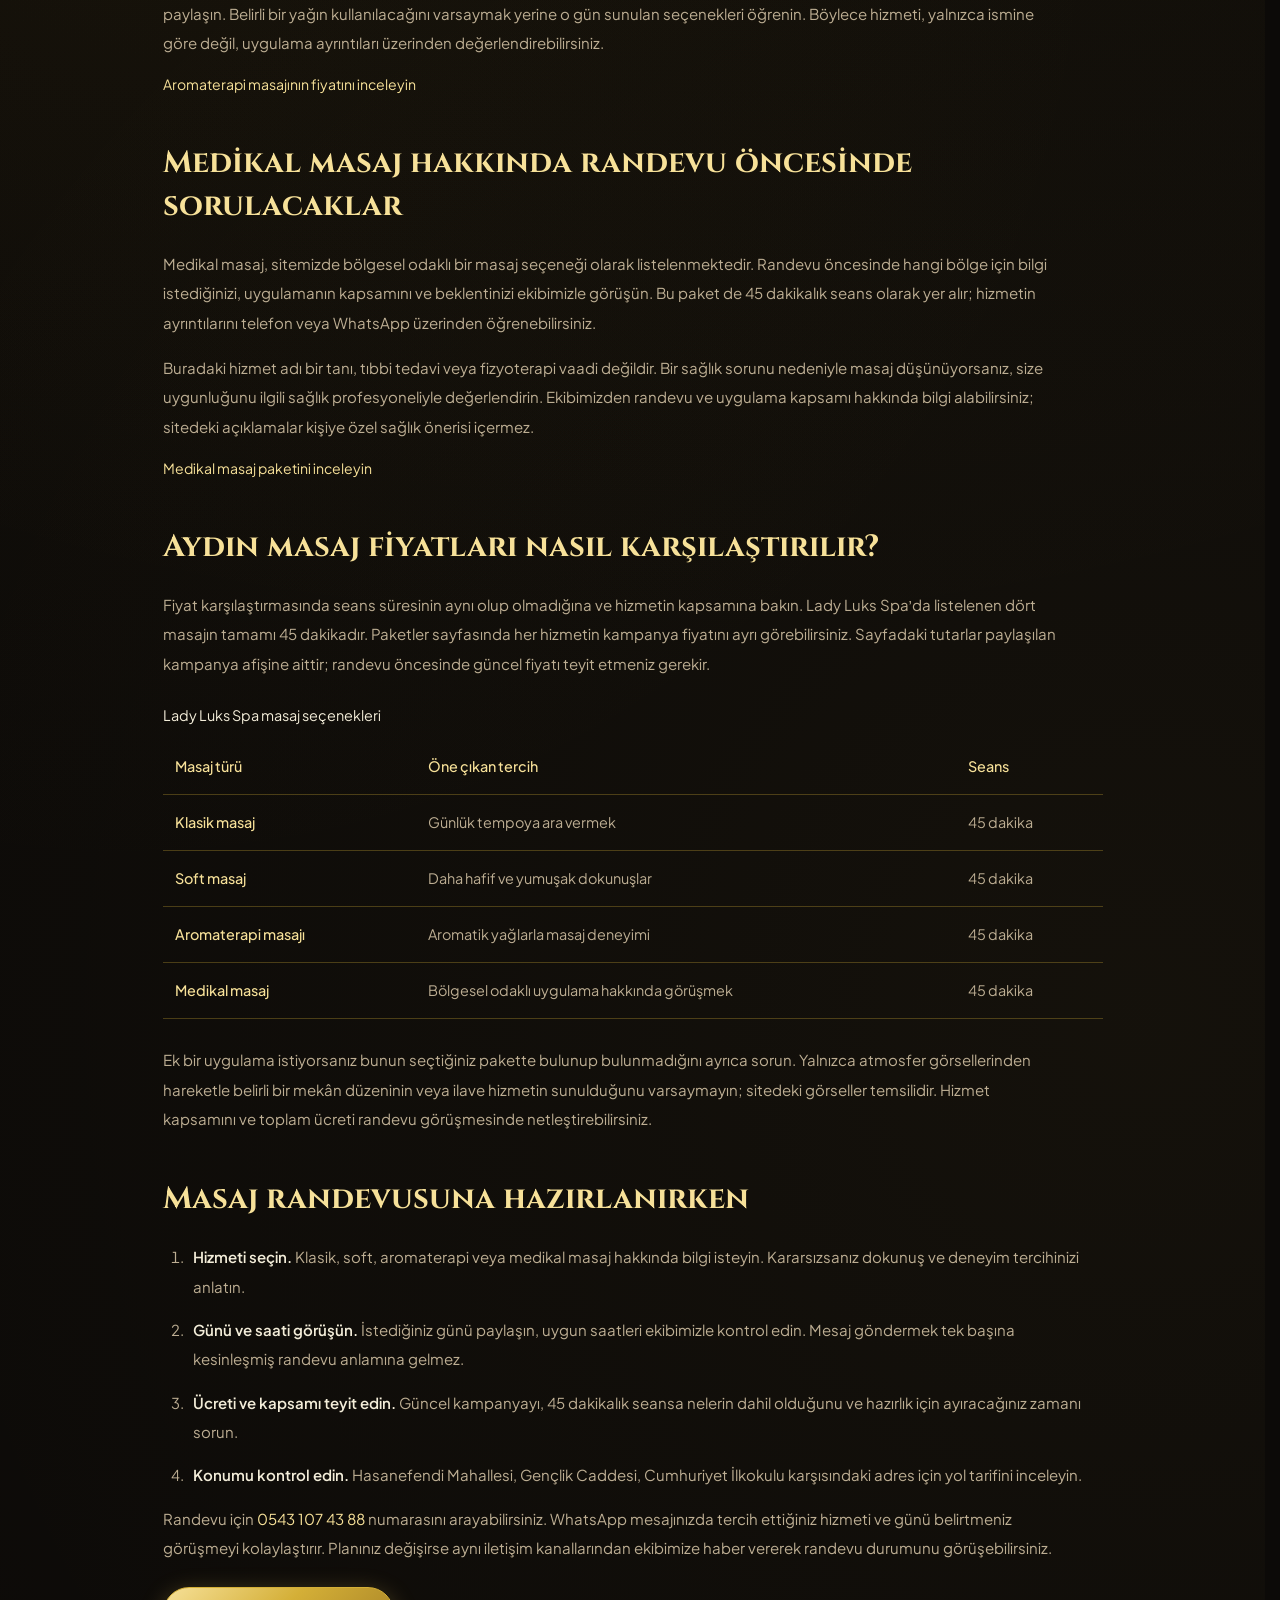
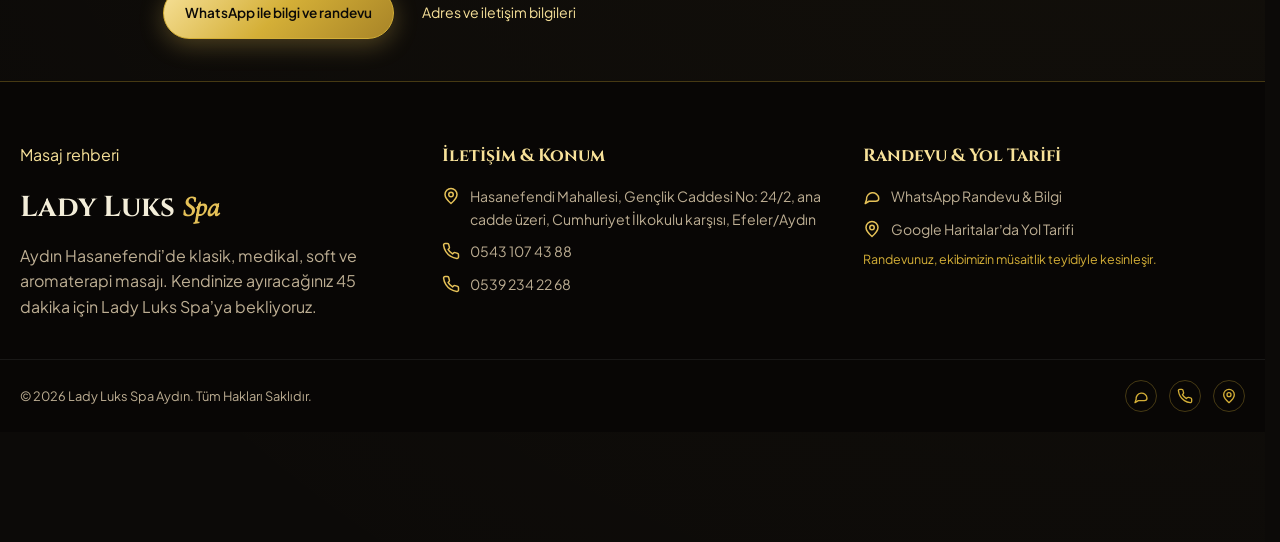
<file: aydin-masaj-rehberi.html>
<!doctype html>
<html lang="tr">
  <head>
    <meta charset="UTF-8" />
    <meta name="viewport" content="width=device-width, initial-scale=1.0" />
    <title>Aydın Masaj Rehberi: Türler ve Randevu | Lady Luks Spa</title>
    <meta name="description" content="Aydın’da klasik, soft, medikal ve aromaterapi masajını tanıyın. Seans süresi, fiyat karşılaştırması ve randevu öncesi sorular için Lady Luks Spa masaj rehberi." />

    <meta property="og:type" content="website" />
    <meta property="og:title" content="Aydın Masaj Rehberi: Türler ve Randevu | Lady Luks Spa" />
    <meta property="og:description" content="Aydın’da klasik, soft, medikal ve aromaterapi masajını tanıyın. Seans süresi, fiyat karşılaştırması ve randevu öncesi sorular için Lady Luks Spa masaj rehberi." />
    <meta property="og:image" content="https://ladyluks.com.tr/src/images/hamam_massage-800.webp" />

    <link
      rel="icon"
      type="image/svg+xml"
      href="data:image/svg+xml,<svg xmlns='http://www.w3.org/2000/svg' viewBox='0 0 100 100'><polygon points='50,5 95,50 50,95 5,50' fill='%23e5c158'/></svg>"
    />

    <link rel="preload" as="font" type="font/woff2" href="./src/fonts/cormorant-normal-latin.woff2" crossorigin />
    <link rel="preload" as="font" type="font/woff2" href="./src/fonts/cormorant-normal-latin-ext.woff2" crossorigin />
    <link rel="preload" as="font" type="font/woff2" href="./src/fonts/cormorant-italic-latin.woff2" crossorigin />
    <link rel="preload" as="font" type="font/woff2" href="./src/fonts/cormorant-italic-latin-ext.woff2" crossorigin />
    <link rel="preload" as="font" type="font/woff2" href="./src/fonts/jakarta-latin.woff2" crossorigin />
    <link rel="preload" as="font" type="font/woff2" href="./src/fonts/jakarta-latin-ext.woff2" crossorigin />
    <link rel="stylesheet" href="./src/style.css?v=28" />
    <link rel="canonical" href="https://ladyluks.com.tr/aydin-masaj-rehberi.html" />
    <meta property="og:url" content="https://ladyluks.com.tr/aydin-masaj-rehberi.html" />
    <meta property="og:site_name" content="Lady Luks Spa Aydın" />
    <meta name="twitter:card" content="summary_large_image" />
    <meta property="og:locale" content="tr_TR" />
    <script type="application/ld+json">
{
  "@context": "https://schema.org",
  "@graph": [
    {
      "@type": "DaySpa",
      "@id": "https://ladyluks.com.tr/#isletme",
      "name": "Lady Luks Spa Aydın",
      "description": "Aydın Hasanefendi Mahallesi'nde klasik, medikal, soft ve aromaterapi masajı.",
      "telephone": "+90 543 107 43 88",
      "address": {
        "@type": "PostalAddress",
        "streetAddress": "Hasanefendi Mahallesi, Gençlik Caddesi No: 24/2, ana cadde üzeri, Cumhuriyet İlkokulu karşısı",
        "addressLocality": "Efeler",
        "postalCode": "09100",
        "addressRegion": "Aydın",
        "addressCountry": "TR"
      },
      "currenciesAccepted": "TRY",
      "url": "https://ladyluks.com.tr/",
      "image": "https://ladyluks.com.tr/src/images/hamam_massage-800.webp",
      "areaServed": {
        "@type": "City",
        "name": "Aydın"
      }
    },
    {
      "@type": "WebSite",
      "@id": "https://ladyluks.com.tr/#website",
      "url": "https://ladyluks.com.tr/",
      "name": "Lady Luks Spa Aydın",
      "inLanguage": "tr",
      "publisher": {
        "@id": "https://ladyluks.com.tr/#isletme"
      }
    },
    {
      "@type": "WebPage",
      "@id": "https://ladyluks.com.tr/aydin-masaj-rehberi.html#webpage",
      "url": "https://ladyluks.com.tr/aydin-masaj-rehberi.html",
      "name": "Aydın Masaj Rehberi: Türler ve Randevu | Lady Luks Spa",
      "description": "Aydın’da klasik, soft, medikal ve aromaterapi masajını tanıyın. Seans süresi, fiyat karşılaştırması ve randevu öncesi sorular için Lady Luks Spa masaj rehberi.",
      "inLanguage": "tr",
      "isPartOf": {
        "@id": "https://ladyluks.com.tr/#website"
      },
      "about": {
        "@id": "https://ladyluks.com.tr/#isletme"
      },
      "breadcrumb": {
        "@id": "https://ladyluks.com.tr/aydin-masaj-rehberi.html#breadcrumb"
      }
    },
    {
      "@type": "BreadcrumbList",
      "@id": "https://ladyluks.com.tr/aydin-masaj-rehberi.html#breadcrumb",
      "itemListElement": [
        {
          "@type": "ListItem",
          "position": 1,
          "name": "Ana Sayfa",
          "item": "https://ladyluks.com.tr/"
        },
        {
          "@type": "ListItem",
          "position": 2,
          "name": "Masaj Rehberi",
          "item": "https://ladyluks.com.tr/aydin-masaj-rehberi.html"
        }
      ]
    },
    {
      "@type": "Article",
      "@id": "https://ladyluks.com.tr/aydin-masaj-rehberi.html#article",
      "headline": "Aydın Masaj Rehberi",
      "description": "Aydın’da klasik, soft, medikal ve aromaterapi masajını tanıyın. Seans süresi, fiyat karşılaştırması ve randevu öncesi sorular için Lady Luks Spa masaj rehberi.",
      "inLanguage": "tr",
      "mainEntityOfPage": {
        "@id": "https://ladyluks.com.tr/aydin-masaj-rehberi.html#webpage"
      },
      "author": {
        "@type": "Organization",
        "name": "Lady Luks Spa Aydın",
        "url": "https://ladyluks.com.tr/tanitim.html"
      },
      "publisher": {
        "@id": "https://ladyluks.com.tr/#isletme"
      }
    }
  ]
}
    </script>
  </head>
  <body class="integrated-masthead mobile-nav-ready" data-content-language="tr">
    <div class="top-bar">
      <div class="container top-bar-content">
        <div class="top-info">
          <span class="info-item"
            ><i data-lucide="map-pin"></i> Hasanefendi, Aydın</span
          >
        </div>

        <div class="top-selectors">
          <div class="currency-indicator" aria-label="Türk lirası">
            <span>₺</span> TRY
          </div>
        </div>
      </div>
    </div>

    <header class="main-header nav-enhanced">
      <div class="container header-container">
        <a
          class="brand brand-home"
          href="index.html"
          aria-label="Lady Luks Spa Aydın ana sayfa"
        >
          <div class="brand-crest">
            <svg viewBox="0 0 100 100" class="crest-svg">
              <polygon
                points="50,5 95,50 50,95 5,50"
                fill="none"
                stroke="currentColor"
                stroke-width="2"
              />
              <circle
                cx="50"
                cy="50"
                r="30"
                fill="none"
                stroke="currentColor"
                stroke-width="1.5"
                stroke-dasharray="4,2"
              />
              <polygon
                points="50,25 75,50 50,75 25,50"
                fill="none"
                stroke="currentColor"
                stroke-width="1"
              />
              <circle cx="50" cy="50" r="6" fill="currentColor" />
            </svg>
          </div>
          <div class="brand-text">
            <span class="sub-title" data-i18n="tagline"
              >MASAJ & SPA • AYDIN HASANEFENDİ</span
            >
            <div class="main-title">Lady Luks <span>Spa</span></div>
            <span class="badge-text" data-i18n="experience"
              >KENDİNİZE BİR İYİLİK YAPIN</span
            >
          </div>
        </a>
        <button
          class="mobile-nav-toggle"
          type="button"
          aria-controls="site-navigation"
          aria-expanded="false"
          aria-label="Menüyü aç"
          data-i18n-aria="menu_open"
        >
          <span class="mobile-menu-caption"
            ><svg
              viewBox="0 0 24 24"
              width="20"
              height="20"
              fill="none"
              stroke="currentColor"
              stroke-width="1.7"
              stroke-linecap="round"
              aria-hidden="true"
            >
              <path d="M4 6h16M4 12h16M4 18h16" /></svg
            ><span data-i18n="mobile_menu">Menü</span></span
          >
          <svg
            class="mobile-menu-chevron"
            viewBox="0 0 24 24"
            width="18"
            height="18"
            fill="none"
            stroke="currentColor"
            stroke-width="1.7"
            stroke-linecap="round"
            stroke-linejoin="round"
            aria-hidden="true"
          >
            <path d="m6 9 6 6 6-6" />
          </svg>
        </button>
        <nav class="page-links" id="site-navigation" aria-label="Ana menü">
          <a href="index.html" data-i18n="nav_home">Ana Sayfa</a>
          <a href="paketler.html" data-i18n="nav_packages">Paketler</a>
          <a href="tanitim.html" data-i18n="nav_intro"
            >Tanıtım</a
          >
          <a href="galeri.html" data-i18n="nav_gallery">Galeri</a>
          <a href="#iletisim" data-i18n="nav_contact">İletişim</a>
        </nav>
      </div>
    </header>


    <main>
      <section class="hero-section page-intro" aria-labelledby="guide-title">
        <div class="container hero-content">
          <nav class="breadcrumb" aria-label="Sayfa yolu"><a href="index.html">Ana Sayfa</a><span aria-hidden="true">/</span><span aria-current="page">Masaj Rehberi</span></nav>
          <h1 id="guide-title" class="page-hero-title">Aydın Masaj Rehberi</h1>
          <p class="hero-desc">Masaj türlerini tanıyın, fiyatları karşılaştırın ve size uygun seansı planlayın.</p>
        </div>
      </section>
      <article class="container editorial-section massage-guide">
        <p>Aydın’da masaj yaptırmayı planlarken ilk adım, nasıl bir deneyim istediğinizi belirlemektir. Hafif dokunuşlar mı tercih ediyorsunuz, aromatik yağlarla bir mola mı arıyorsunuz, yoksa belirli bir bölgeye odaklanan bir uygulama hakkında bilgi mi almak istiyorsunuz? Seçenekleri bu sorularla değerlendirmek, yalnızca hizmet adına veya fiyatına göre karar vermekten daha açıklayıcı olabilir.</p>
        <p>Lady Luks Spa Aydın’da klasik, medikal, soft ve aromaterapi masajı seçenekleri bulunur. Hasanefendi Mahallesi Gençlik Caddesi’ndeki işletmemizde listelenen seanslar 45 dakikadır. Bu rehber, hizmetler arasındaki farkları ve randevu öncesinde netleştirebileceğiniz konuları bir araya getirir. Güncel fiyatları ve müsaitliği ekibimizle görüşerek teyit edebilirsiniz.</p>
        <nav class="guide-contents" aria-label="Rehber içeriği">
          <a href="#klasik">Klasik masaj</a><a href="#soft">Soft masaj</a><a href="#aromaterapi">Aromaterapi masajı</a><a href="#medikal">Medikal masaj</a><a href="#fiyatlar">Fiyat karşılaştırması</a><a href="#randevu">Randevu hazırlığı</a>
        </nav>
        <section id="klasik">
          <h2>Aydın’da klasik masaj: günlük tempoya bir mola</h2>
          <p>Klasik masaj, günün akışına ara vermek ve kendine zaman ayırmak isteyen ziyaretçilerin inceleyebileceği seçeneklerden biridir. Lady Luks Spa’nın klasik masajı 45 dakikalık bir seans olarak sunulur. Özellikle ilk kez masaj randevusu alıyorsanız, uygulamanın nasıl ilerlediğini ve hangi bölgeleri kapsadığını önceden sormanız beklentinizi netleştirir.</p>
          <p>Seans boyunca tercih ettiğiniz dokunuş yoğunluğunu ifade edebilirsiniz. Daha hafif bir uygulama arıyorsanız soft masajla arasındaki farkı ekibimize sorun. Klasik masajı seçerken yalnızca adından hareket etmek yerine, sizin için rahat bir deneyimin ne anlama geldiğini anlatmanız daha yararlı olur.</p>
          <a class="editorial-link" href="paketler.html#klasik">Klasik masaj paketini ve fiyatını inceleyin</a>
        </section>
        <section id="soft">
          <h2>Soft masaj: daha hafif dokunuş tercihi</h2>
          <p>Soft masaj, daha yumuşak ve hafif dokunuşlarla sakin bir mola isteyenler için listelenen hizmetimizdir. Sert bir uygulama istemediğinizi randevu sırasında belirtmeniz, beklentinizi ekibimize aktarmanın en açık yoludur. Seans süresi diğer paketlerde olduğu gibi 45 dakikadır.</p>
          <p>“Soft” adı, herkesin aynı yoğunlukta dokunuştan hoşlanacağı anlamına gelmez. İlk görüşmede tercihinizi anlatın; seans sırasında da rahat etmediğiniz bir uygulamayı belirtin. Klasik masaj ile soft masaj arasında karar veremiyorsanız, iki uygulamanın kapsamını ve dokunuş yaklaşımını birlikte değerlendirebilirsiniz.</p>
          <a class="editorial-link" href="paketler.html#soft">Soft masaj paketini ve fiyatını inceleyin</a>
        </section>
        <section id="aromaterapi">
          <h2>Aromaterapi masajı: aromatik yağların eşlik ettiği seans</h2>
          <p>Aromaterapi masajında masaj deneyimine aromatik yağlar eşlik eder. Koku ve dokunuşu bir arada tercih edenler için bir seçenektir. Lady Luks Spa’da aromaterapi masajı da 45 dakika olarak listelenir; uygulamada kullanılacak ürünlerle ilgili ayrıntıları randevu öncesinde sorabilirsiniz.</p>
          <p>Her ziyaretçinin koku tercihi farklıdır. Sevdiğiniz ya da istemediğiniz kokuları, bildiğiniz ürün veya içerik hassasiyetlerini ekibimizle paylaşın. Belirli bir yağın kullanılacağını varsaymak yerine o gün sunulan seçenekleri öğrenin. Böylece hizmeti, yalnızca ismine göre değil, uygulama ayrıntıları üzerinden değerlendirebilirsiniz.</p>
          <a class="editorial-link" href="paketler.html#aromaterapi">Aromaterapi masajının fiyatını inceleyin</a>
        </section>
        <section id="medikal">
          <h2>Medikal masaj hakkında randevu öncesinde sorulacaklar</h2>
          <p>Medikal masaj, sitemizde bölgesel odaklı bir masaj seçeneği olarak listelenmektedir. Randevu öncesinde hangi bölge için bilgi istediğinizi, uygulamanın kapsamını ve beklentinizi ekibimizle görüşün. Bu paket de 45 dakikalık seans olarak yer alır; hizmetin ayrıntılarını telefon veya WhatsApp üzerinden öğrenebilirsiniz.</p>
          <p>Buradaki hizmet adı bir tanı, tıbbi tedavi veya fizyoterapi vaadi değildir. Bir sağlık sorunu nedeniyle masaj düşünüyorsanız, size uygunluğunu ilgili sağlık profesyoneliyle değerlendirin. Ekibimizden randevu ve uygulama kapsamı hakkında bilgi alabilirsiniz; sitedeki açıklamalar kişiye özel sağlık önerisi içermez.</p>
          <a class="editorial-link" href="paketler.html#medikal">Medikal masaj paketini inceleyin</a>
        </section>
        <section id="fiyatlar">
          <h2>Aydın masaj fiyatları nasıl karşılaştırılır?</h2>
          <p>Fiyat karşılaştırmasında seans süresinin aynı olup olmadığına ve hizmetin kapsamına bakın. Lady Luks Spa’da listelenen dört masajın tamamı 45 dakikadır. Paketler sayfasında her hizmetin kampanya fiyatını ayrı görebilirsiniz. Sayfadaki tutarlar paylaşılan kampanya afişine aittir; randevu öncesinde güncel fiyatı teyit etmeniz gerekir.</p>
          <div class="guide-table-wrap"><table>
            <caption>Lady Luks Spa masaj seçenekleri</caption>
            <thead><tr><th scope="col">Masaj türü</th><th scope="col">Öne çıkan tercih</th><th scope="col">Seans</th></tr></thead>
            <tbody>
              <tr><th scope="row"><a href="paketler.html#klasik">Klasik masaj</a></th><td>Günlük tempoya ara vermek</td><td>45 dakika</td></tr>
              <tr><th scope="row"><a href="paketler.html#soft">Soft masaj</a></th><td>Daha hafif ve yumuşak dokunuşlar</td><td>45 dakika</td></tr>
              <tr><th scope="row"><a href="paketler.html#aromaterapi">Aromaterapi masajı</a></th><td>Aromatik yağlarla masaj deneyimi</td><td>45 dakika</td></tr>
              <tr><th scope="row"><a href="paketler.html#medikal">Medikal masaj</a></th><td>Bölgesel odaklı uygulama hakkında görüşmek</td><td>45 dakika</td></tr>
            </tbody>
          </table></div>
          <p>Ek bir uygulama istiyorsanız bunun seçtiğiniz pakette bulunup bulunmadığını ayrıca sorun. Yalnızca atmosfer görsellerinden hareketle belirli bir mekân düzeninin veya ilave hizmetin sunulduğunu varsaymayın; sitedeki görseller temsilidir. Hizmet kapsamını ve toplam ücreti randevu görüşmesinde netleştirebilirsiniz.</p>
        </section>
        <section id="randevu">
          <h2>Masaj randevusuna hazırlanırken</h2>
          <ol>
            <li><strong>Hizmeti seçin.</strong> Klasik, soft, aromaterapi veya medikal masaj hakkında bilgi isteyin. Kararsızsanız dokunuş ve deneyim tercihinizi anlatın.</li>
            <li><strong>Günü ve saati görüşün.</strong> İstediğiniz günü paylaşın, uygun saatleri ekibimizle kontrol edin. Mesaj göndermek tek başına kesinleşmiş randevu anlamına gelmez.</li>
            <li><strong>Ücreti ve kapsamı teyit edin.</strong> Güncel kampanyayı, 45 dakikalık seansa nelerin dahil olduğunu ve hazırlık için ayıracağınız zamanı sorun.</li>
            <li><strong>Konumu kontrol edin.</strong> Hasanefendi Mahallesi, Gençlik Caddesi, Cumhuriyet İlkokulu karşısındaki adres için yol tarifini inceleyin.</li>
          </ol>
          <p>Randevu için <a href="tel:+905431074388">0543 107 43 88</a> numarasını arayabilirsiniz. WhatsApp mesajınızda tercih ettiğiniz hizmeti ve günü belirtmeniz görüşmeyi kolaylaştırır. Planınız değişirse aynı iletişim kanallarından ekibimize haber vererek randevu durumunu görüşebilirsiniz.</p>
          <div class="editorial-links"><a href="https://wa.me/905431074388" class="spa-hero-book" target="_blank" rel="noopener noreferrer">WhatsApp ile bilgi ve randevu</a><a href="tanitim.html#iletisim" class="editorial-link">Adres ve iletişim bilgileri</a></div>
        </section>
      </article>
    </main>
    <footer class="main-footer" id="iletisim">
      <div class="container footer-content">
        <div class="footer-brand"><p class="footer-guide"><a data-i18n="seo_guide_short" href="aydin-masaj-rehberi.html">Masaj rehberi</a></p>
          <h2 class="footer-logo">Lady Luks <span>Spa</span></h2>
          <p data-i18n="footer_about">
            Aydın Hasanefendi’de klasik, medikal, soft ve aromaterapi masajı.
            Kendinize ayıracağınız 45 dakika için Lady Luks Spa’ya bekliyoruz.
          </p>
        </div>

        <div class="footer-contact">
          <h3 data-i18n="footer_contact_title">İletişim & Konum</h3>
          <ul>
            <li>
              <i data-lucide="map-pin"></i> Hasanefendi Mahallesi, Gençlik
              Caddesi No: 24/2, ana cadde üzeri, Cumhuriyet İlkokulu karşısı, Efeler/Aydın
            </li>
            <li>
              <i data-lucide="phone"></i>
              <a href="tel:+905431074388">0543 107 43 88</a>
            </li>
            <li>
              <i data-lucide="phone"></i>
              <a href="tel:+905392342268">0539 234 22 68</a>
            </li>
          </ul>
        </div>

        <div class="footer-contact">
          <h3 data-i18n="contact_actions">Randevu & Yol Tarifi</h3>
          <ul>
            <li>
              <i data-lucide="message-circle"></i>
              <a
                href="https://wa.me/905431074388"
                target="_blank"
                rel="noopener noreferrer"
                data-i18n="whatsapp_order"
                >WhatsApp Randevu & Bilgi</a
              >
            </li>
            <li>
              <i data-lucide="map-pin"></i>
              <a
                href="https://www.google.com/maps/search/?api=1&amp;query=Hasanefendi%20Mahallesi%20Gen%C3%A7lik%20Caddesi%20No%3A%2024%2F2%20Efeler%20Ayd%C4%B1n"
                target="_blank"
                rel="noopener noreferrer"
                data-i18n="map_link"
                >Google Haritalar’da Yol Tarifi</a
              >
            </li>
          </ul>
          <p class="qr-sub" data-i18n="qr_sub">
            Randevunuz, ekibimizin müsaitlik teyidiyle kesinleşir.
          </p>
        </div>
      </div>

      <div class="footer-bottom container">
        <p>© 2026 Lady Luks Spa Aydın. Tüm Hakları Saklıdır.</p>
        <div class="social-links">
          <a href="https://wa.me/905431074388" target="_blank" rel="noopener noreferrer" aria-label="WhatsApp ile iletişim"
            ><i data-lucide="message-circle"></i
          ></a>
          <a href="tel:+905431074388" aria-label="0543 107 43 88 numarasını ara"><i data-lucide="phone"></i></a>
          <a
            href="https://www.google.com/maps/search/?api=1&amp;query=Hasanefendi%20Mahallesi%20Gen%C3%A7lik%20Caddesi%20No%3A%2024%2F2%20Efeler%20Ayd%C4%B1n"
            target="_blank"
            rel="noopener noreferrer"
            aria-label="Yol tarifi"
            ><i data-lucide="map-pin"></i
          ></a>
        </div>
      </div>
    </footer>

    <div class="contact-dock">
      <div class="dock-glow-frame" aria-hidden="true"><span class="dock-glow"></span></div>
      <div class="dock-actions">
        <a class="dock-icon" href="https://wa.me/905431074388" target="_blank" rel="noopener noreferrer" aria-label="WhatsApp Randevu & Bilgi" data-i18n-aria="whatsapp_order">
          <svg width="20" height="20" viewBox="0 0 24 24" fill="none" stroke="currentColor" stroke-width="2" stroke-linecap="round" stroke-linejoin="round" aria-hidden="true"><path d="M21 11.5a8.38 8.38 0 0 1-.9 3.8 8.5 8.5 0 0 1-7.6 4.7 8.38 8.38 0 0 1-3.8-.9L3 21l1.9-5.7a8.38 8.38 0 0 1-.9-3.8 8.5 8.5 0 0 1 4.7-7.6 8.38 8.38 0 0 1 3.8-.9h.5a8.48 8.48 0 0 1 8 8v.5z"/></svg>
        </a>
        <a class="dock-call" href="tel:+905431074388" aria-label="Ara" data-i18n-aria="call">
          <span class="dock-call-ring" aria-hidden="true"></span>
          <span class="dock-call-ring" aria-hidden="true"></span>
          <svg width="18" height="18" viewBox="0 0 24 24" fill="none" stroke="currentColor" stroke-width="2" stroke-linecap="round" stroke-linejoin="round" aria-hidden="true"><path d="M22 16.92v3a2 2 0 0 1-2.18 2 19.79 19.79 0 0 1-8.63-3.07 19.5 19.5 0 0 1-6-6 19.79 19.79 0 0 1-3.07-8.67A2 2 0 0 1 4.11 2h3a2 2 0 0 1 2 1.72c.13.96.36 1.9.7 2.81a2 2 0 0 1-.45 2.11L8.09 9.91a16 16 0 0 0 6 6l1.27-1.27a2 2 0 0 1 2.11-.45c.9.34 1.85.57 2.81.7A2 2 0 0 1 22 16.92z"/></svg>
          <span data-i18n="call">Ara</span>
        </a>
        <a class="dock-icon" href="#iletisim" aria-label="İletişim & Konum" data-i18n-aria="footer_contact_title">
          <svg width="20" height="20" viewBox="0 0 24 24" fill="none" stroke="currentColor" stroke-width="2" stroke-linecap="round" stroke-linejoin="round" aria-hidden="true"><rect x="2" y="4" width="20" height="16" rx="2"/><path d="m22 7-8.97 5.7a1.94 1.94 0 0 1-2.06 0L2 7"/></svg>
        </a>
      </div>
    </div>

    <script src="./src/icons.js?v=1"></script>
    <script src="./src/data.js?v=14"></script>
    <script src="./src/seo-content.js?v=2"></script>
    <script src="./src/app.js?v=18"></script>
  </body>
</html>
</file>
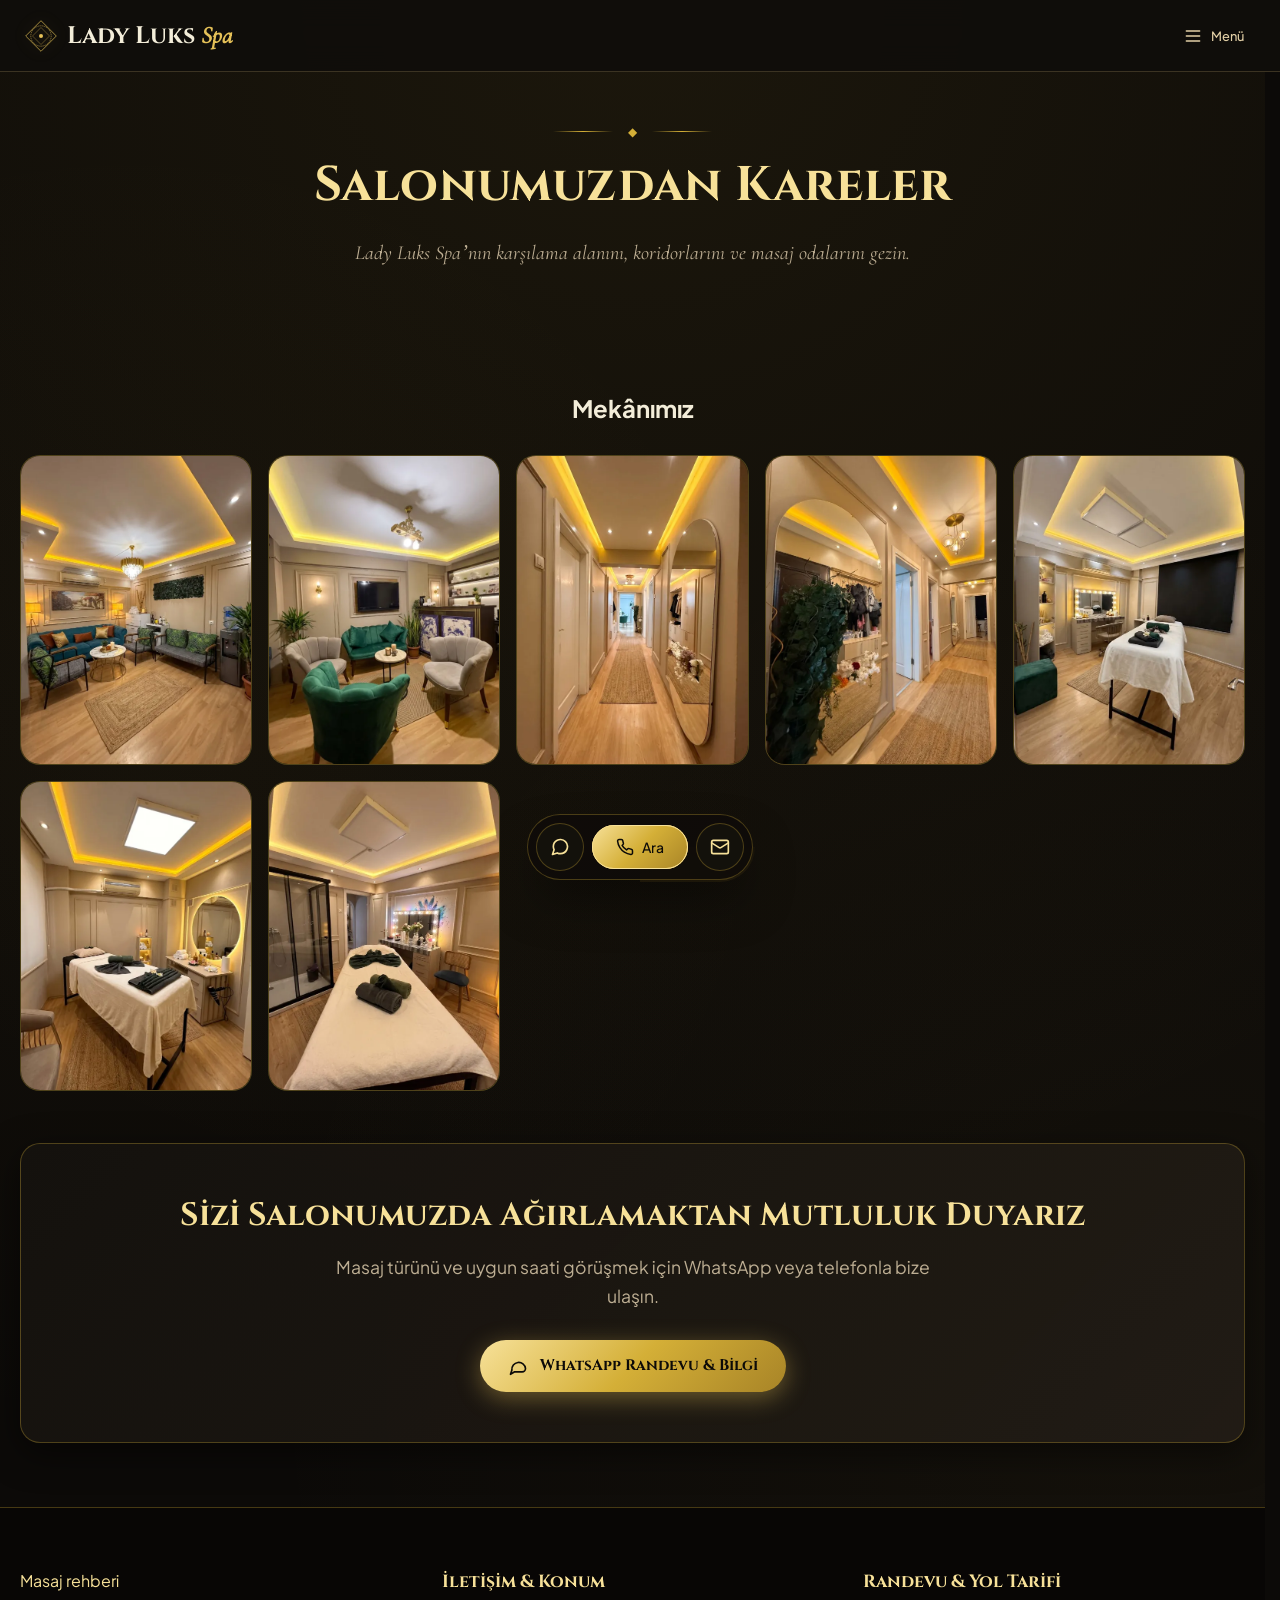
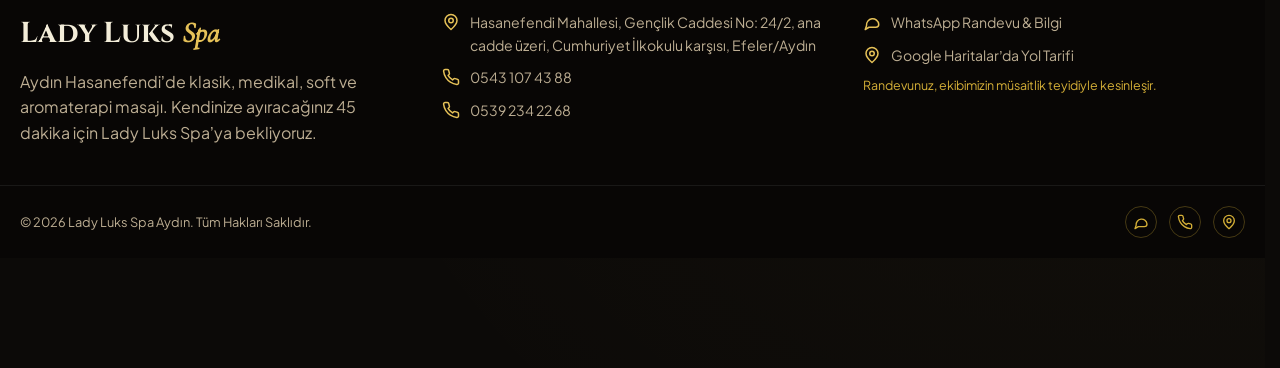
<file: galeri.html>
<!doctype html>
<html lang="tr">
  <head>
    <meta charset="UTF-8" />
    <meta name="viewport" content="width=device-width, initial-scale=1.0" />
    <title>Lady Luks Spa Aydın | Salon ve Masaj Odası Fotoğrafları</title>
    <meta name="description" content="Lady Luks Spa Aydın salonundan fotoğraflar: karşılama alanı, masaj odaları ve Hasanefendi’deki rahatlatıcı ortamımızı galeriden inceleyin." />

    <meta property="og:type" content="website" />
    <meta property="og:title" content="Lady Luks Spa Aydın | Salon ve Masaj Odası Fotoğrafları" />
    <meta property="og:description" content="Lady Luks Spa Aydın salonundan fotoğraflar: karşılama alanı, masaj odaları ve Hasanefendi’deki rahatlatıcı ortamımızı galeriden inceleyin." />
    <meta property="og:image" content="https://ladyluks.com.tr/src/images/galeri/salon-6.webp" />

    <link
      rel="icon"
      type="image/svg+xml"
      href="data:image/svg+xml,<svg xmlns='http://www.w3.org/2000/svg' viewBox='0 0 100 100'><polygon points='50,5 95,50 50,95 5,50' fill='%23e5c158'/></svg>"
    />

    <link rel="preload" as="font" type="font/woff2" href="./src/fonts/cormorant-normal-latin.woff2" crossorigin />
    <link rel="preload" as="font" type="font/woff2" href="./src/fonts/cormorant-normal-latin-ext.woff2" crossorigin />
    <link rel="preload" as="font" type="font/woff2" href="./src/fonts/cormorant-italic-latin.woff2" crossorigin />
    <link rel="preload" as="font" type="font/woff2" href="./src/fonts/cormorant-italic-latin-ext.woff2" crossorigin />
    <link rel="preload" as="font" type="font/woff2" href="./src/fonts/jakarta-latin.woff2" crossorigin />
    <link rel="preload" as="font" type="font/woff2" href="./src/fonts/jakarta-latin-ext.woff2" crossorigin />
    <link rel="stylesheet" href="./src/style.css?v=28" />
    <link rel="canonical" href="https://ladyluks.com.tr/galeri.html" />
    <meta property="og:url" content="https://ladyluks.com.tr/galeri.html" />
    <meta property="og:site_name" content="Lady Luks Spa Aydın" />
    <meta name="twitter:card" content="summary_large_image" />
    <meta property="og:locale" content="tr_TR" />
    <script type="application/ld+json">
{
  "@context": "https://schema.org",
  "@graph": [
    {
      "@type": "DaySpa",
      "@id": "https://ladyluks.com.tr/#isletme",
      "name": "Lady Luks Spa Aydın",
      "description": "Aydın Hasanefendi Mahallesi'nde klasik, medikal, soft ve aromaterapi masajı.",
      "telephone": "+90 543 107 43 88",
      "address": {
        "@type": "PostalAddress",
        "streetAddress": "Hasanefendi Mahallesi, Gençlik Caddesi No: 24/2, ana cadde üzeri, Cumhuriyet İlkokulu karşısı",
        "addressLocality": "Efeler",
        "postalCode": "09100",
        "addressRegion": "Aydın",
        "addressCountry": "TR"
      },
      "currenciesAccepted": "TRY",
      "url": "https://ladyluks.com.tr/",
      "image": "https://ladyluks.com.tr/src/images/galeri/salon-6.webp",
      "areaServed": {
        "@type": "City",
        "name": "Aydın"
      }
    },
    {
      "@type": "WebSite",
      "@id": "https://ladyluks.com.tr/#website",
      "url": "https://ladyluks.com.tr/",
      "name": "Lady Luks Spa Aydın",
      "inLanguage": "tr",
      "publisher": {
        "@id": "https://ladyluks.com.tr/#isletme"
      }
    },
    {
      "@type": "WebPage",
      "@id": "https://ladyluks.com.tr/galeri.html#webpage",
      "url": "https://ladyluks.com.tr/galeri.html",
      "name": "Lady Luks Spa Aydın | Salon ve Masaj Odası Fotoğrafları",
      "description": "Lady Luks Spa Aydın salonundan fotoğraflar: karşılama alanı, masaj odaları ve Hasanefendi’deki rahatlatıcı ortamımızı galeriden inceleyin.",
      "inLanguage": "tr",
      "isPartOf": {
        "@id": "https://ladyluks.com.tr/#website"
      },
      "about": {
        "@id": "https://ladyluks.com.tr/#isletme"
      },
      "breadcrumb": {
        "@id": "https://ladyluks.com.tr/galeri.html#breadcrumb"
      }
    },
    {
      "@type": "BreadcrumbList",
      "@id": "https://ladyluks.com.tr/galeri.html#breadcrumb",
      "itemListElement": [
        {
          "@type": "ListItem",
          "position": 1,
          "name": "Ana Sayfa",
          "item": "https://ladyluks.com.tr/"
        },
        {
          "@type": "ListItem",
          "position": 2,
          "name": "Galeri",
          "item": "https://ladyluks.com.tr/galeri.html"
        }
      ]
    }
  ]
}
    </script>
  </head>
  <body class="integrated-masthead mobile-nav-ready">
    <div class="top-bar">
      <div class="container top-bar-content">
        <div class="top-info">
          <span class="info-item"
            ><i data-lucide="map-pin"></i> Hasanefendi, Aydın</span
          >
        </div>

        <div class="top-selectors">
          <div class="header-dropdown-wrap">
            <button class="header-dropdown-btn" id="langDropdownTrigger">
              <span id="headerCurrentFlag"
                ><img
                  src="./src/images/flags/tr.svg"
                  width="20"
                  height="14"
                  alt=""
              /></span>
              <span id="headerCurrentLang">TR</span>
              <i data-lucide="chevron-down" class="chevron-icon"></i>
            </button>

            <div class="header-dropdown-menu" id="langDropdownMenu">
              <button class="dropdown-item active" data-lang="tr">
                <span class="flag-emoji"
                  ><img
                    src="./src/images/flags/tr.svg"
                    width="20"
                    height="14"
                    alt=""
                /></span>
                Türkçe
              </button>
              <button class="dropdown-item" data-lang="en">
                <span class="flag-emoji"
                  ><img
                    src="./src/images/flags/en.svg"
                    width="20"
                    height="14"
                    alt=""
                /></span>
                English
              </button>
              <button class="dropdown-item" data-lang="ru">
                <span class="flag-emoji"
                  ><img
                    src="./src/images/flags/ru.svg"
                    width="20"
                    height="14"
                    alt=""
                /></span>
                Русский
              </button>
              <button class="dropdown-item" data-lang="de">
                <span class="flag-emoji"
                  ><img
                    src="./src/images/flags/de.svg"
                    width="20"
                    height="14"
                    alt=""
                /></span>
                Deutsch
              </button>
            </div>
          </div>

          <div class="currency-indicator" aria-label="Türk lirası">
            <span>₺</span> TRY
          </div>
        </div>
      </div>
    </div>

    <header class="main-header nav-enhanced">
      <div class="container header-container">
        <a
          class="brand brand-home"
          href="index.html"
          aria-label="Lady Luks Spa Aydın ana sayfa"
        >
          <div class="brand-crest">
            <svg viewBox="0 0 100 100" class="crest-svg">
              <polygon
                points="50,5 95,50 50,95 5,50"
                fill="none"
                stroke="currentColor"
                stroke-width="2"
              />
              <circle
                cx="50"
                cy="50"
                r="30"
                fill="none"
                stroke="currentColor"
                stroke-width="1.5"
                stroke-dasharray="4,2"
              />
              <polygon
                points="50,25 75,50 50,75 25,50"
                fill="none"
                stroke="currentColor"
                stroke-width="1"
              />
              <circle cx="50" cy="50" r="6" fill="currentColor" />
            </svg>
          </div>
          <div class="brand-text">
            <span class="sub-title" data-i18n="tagline"
              >MASAJ & SPA • AYDIN HASANEFENDİ</span
            >
            <div class="main-title">Lady Luks <span>Spa</span></div>
            <span class="badge-text" data-i18n="experience"
              >KENDİNİZE BİR İYİLİK YAPIN</span
            >
          </div>
        </a>
        <button
          class="mobile-nav-toggle"
          type="button"
          aria-controls="site-navigation"
          aria-expanded="false"
          aria-label="Menüyü aç"
          data-i18n-aria="menu_open"
        >
          <span class="mobile-menu-caption"
            ><svg
              viewBox="0 0 24 24"
              width="20"
              height="20"
              fill="none"
              stroke="currentColor"
              stroke-width="1.7"
              stroke-linecap="round"
              aria-hidden="true"
            >
              <path d="M4 6h16M4 12h16M4 18h16" /></svg
            ><span data-i18n="mobile_menu">Menü</span></span
          >
          <svg
            class="mobile-menu-chevron"
            viewBox="0 0 24 24"
            width="18"
            height="18"
            fill="none"
            stroke="currentColor"
            stroke-width="1.7"
            stroke-linecap="round"
            stroke-linejoin="round"
            aria-hidden="true"
          >
            <path d="m6 9 6 6 6-6" />
          </svg>
        </button>
        <nav class="page-links" id="site-navigation" aria-label="Ana menü">
          <a href="index.html" data-i18n="nav_home">Ana Sayfa</a>
          <a href="paketler.html" data-i18n="nav_packages">Paketler</a>
          <a href="tanitim.html" data-i18n="nav_intro">Tanıtım</a>
          <a href="galeri.html" aria-current="page" data-i18n="nav_gallery">Galeri</a>
          <a href="#iletisim" data-i18n="nav_contact">İletişim</a>
        </nav>
      </div>
    </header>

    <main>
      <section class="hero-section hero-promo">
        <div class="hero-overlay"></div>
        <div class="container hero-content">
          <div class="ornament-divider">
            <span class="line"></span>
            <span class="diamond">◆</span>
            <span class="line"></span>
          </div>
          <h1 class="page-hero-title" data-i18n="gallery_title">Salonumuzdan Kareler</h1>
          <p class="hero-desc" data-i18n="gallery_desc">
            Lady Luks Spa’nın karşılama alanını, koridorlarını ve masaj odalarını gezin.
          </p>
        </div>
      </section>

      <section class="container gallery-section" aria-labelledby="gallery-heading">
        <h2 class="gallery-heading" id="gallery-heading" data-i18n="gallery_heading">Mekânımız</h2>
        <ul class="gallery-grid">
          <li>
            <button type="button" class="gallery-item" data-full="./src/images/galeri/salon-1.webp">
              <img src="./src/images/galeri/salon-1-600.webp" width="600" height="800" loading="eager" decoding="async" alt="Lady Luks Spa Aydın bekleme salonu" data-i18n-alt="gal_1" />
            </button>
          </li>
          <li>
            <button type="button" class="gallery-item" data-full="./src/images/galeri/salon-5.webp">
              <img src="./src/images/galeri/salon-5-600.webp" width="600" height="800" loading="eager" decoding="async" alt="Lady Luks Spa Aydın karşılama ve oturma alanı" data-i18n-alt="gal_2" />
            </button>
          </li>
          <li>
            <button type="button" class="gallery-item" data-full="./src/images/galeri/salon-2.webp">
              <img src="./src/images/galeri/salon-2-600.webp" width="600" height="800" loading="lazy" decoding="async" alt="Lady Luks Spa Aydın aynalı koridor" data-i18n-alt="gal_3" />
            </button>
          </li>
          <li>
            <button type="button" class="gallery-item" data-full="./src/images/galeri/salon-3.webp">
              <img src="./src/images/galeri/salon-3-600.webp" width="600" height="800" loading="lazy" decoding="async" alt="Lady Luks Spa Aydın giriş koridoru" data-i18n-alt="gal_4" />
            </button>
          </li>
          <li>
            <button type="button" class="gallery-item" data-full="./src/images/galeri/salon-6.webp">
              <img src="./src/images/galeri/salon-6-600.webp" width="600" height="800" loading="lazy" decoding="async" alt="Lady Luks Spa Aydın masaj odası" data-i18n-alt="gal_5" />
            </button>
          </li>
          <li>
            <button type="button" class="gallery-item" data-full="./src/images/galeri/salon-7.webp">
              <img src="./src/images/galeri/salon-7-600.webp" width="600" height="800" loading="lazy" decoding="async" alt="Lady Luks Spa Aydın bakım odası" data-i18n-alt="gal_6" />
            </button>
          </li>
          <li>
            <button type="button" class="gallery-item" data-full="./src/images/galeri/salon-4.webp">
              <img src="./src/images/galeri/salon-4-600.webp" width="600" height="800" loading="lazy" decoding="async" alt="Lady Luks Spa Aydın duşlu masaj odası" data-i18n-alt="gal_7" />
            </button>
          </li>
        </ul>
      </section>

      <section class="catalog-cta-section container">
        <div class="cta-card">
          <div class="cta-content">
            <h2 data-i18n="gallery_cta_title">Sizi Salonumuzda Ağırlamaktan Mutluluk Duyarız</h2>
            <p data-i18n="gallery_cta_desc">Masaj türünü ve uygun saati görüşmek için WhatsApp veya telefonla bize ulaşın.</p>
            <a href="https://wa.me/905431074388" class="btn-hero-cta" target="_blank" rel="noopener noreferrer">
              <i data-lucide="message-circle"></i>
              <span data-i18n="whatsapp_order">WhatsApp Randevu &amp; Bilgi</span>
            </a>
          </div>
        </div>
      </section>
    </main>

    <dialog class="lightbox" id="lightbox" aria-label="Fotoğraf görüntüleyici">
      <button type="button" class="lightbox-btn lightbox-close" aria-label="Kapat" data-i18n-aria="gallery_close">×</button>
      <button type="button" class="lightbox-btn lightbox-prev" aria-label="Önceki" data-i18n-aria="gallery_prev">‹</button>
      <img class="lightbox-img" alt="" />
      <button type="button" class="lightbox-btn lightbox-next" aria-label="Sonraki" data-i18n-aria="gallery_next">›</button>
      <p class="lightbox-caption"></p>
    </dialog>
<footer class="main-footer" id="iletisim">
      <div class="container footer-content">
        <div class="footer-brand"><p class="footer-guide"><a data-i18n="seo_guide_short" href="aydin-masaj-rehberi.html">Masaj rehberi</a></p>
          <h2 class="footer-logo">Lady Luks <span>Spa</span></h2>
          <p data-i18n="footer_about">
            Aydın Hasanefendi’de klasik, medikal, soft ve aromaterapi masajı.
            Kendinize ayıracağınız 45 dakika için Lady Luks Spa’ya bekliyoruz.
          </p>
        </div>

        <div class="footer-contact">
          <h3 data-i18n="footer_contact_title">İletişim & Konum</h3>
          <ul>
            <li>
              <i data-lucide="map-pin"></i> Hasanefendi Mahallesi, Gençlik
              Caddesi No: 24/2, ana cadde üzeri, Cumhuriyet İlkokulu karşısı, Efeler/Aydın
            </li>
            <li>
              <i data-lucide="phone"></i>
              <a href="tel:+905431074388">0543 107 43 88</a>
            </li>
            <li>
              <i data-lucide="phone"></i>
              <a href="tel:+905392342268">0539 234 22 68</a>
            </li>
          </ul>
        </div>

        <div class="footer-contact">
          <h3 data-i18n="contact_actions">Randevu & Yol Tarifi</h3>
          <ul>
            <li>
              <i data-lucide="message-circle"></i>
              <a
                href="https://wa.me/905431074388"
                target="_blank"
                rel="noopener noreferrer"
                data-i18n="whatsapp_order"
                >WhatsApp Randevu & Bilgi</a
              >
            </li>
            <li>
              <i data-lucide="map-pin"></i>
              <a
                href="https://www.google.com/maps/search/?api=1&amp;query=Hasanefendi%20Mahallesi%20Gen%C3%A7lik%20Caddesi%20No%3A%2024%2F2%20Efeler%20Ayd%C4%B1n"
                target="_blank"
                rel="noopener noreferrer"
                data-i18n="map_link"
                >Google Haritalar’da Yol Tarifi</a
              >
            </li>
          </ul>
          <p class="qr-sub" data-i18n="qr_sub">
            Randevunuz, ekibimizin müsaitlik teyidiyle kesinleşir.
          </p>
        </div>
      </div>

      <div class="footer-bottom container">
        <p>© 2026 Lady Luks Spa Aydın. Tüm Hakları Saklıdır.</p>
        <div class="social-links">
          <a href="https://wa.me/905431074388" target="_blank" rel="noopener noreferrer" aria-label="WhatsApp ile iletişim"
            ><i data-lucide="message-circle"></i
          ></a>
          <a href="tel:+905431074388" aria-label="0543 107 43 88 numarasını ara"><i data-lucide="phone"></i></a>
          <a
            href="https://www.google.com/maps/search/?api=1&amp;query=Hasanefendi%20Mahallesi%20Gen%C3%A7lik%20Caddesi%20No%3A%2024%2F2%20Efeler%20Ayd%C4%B1n"
            target="_blank"
            rel="noopener noreferrer"
            aria-label="Yol tarifi"
            ><i data-lucide="map-pin"></i
          ></a>
        </div>
      </div>
    </footer>

    <div class="contact-dock">
      <div class="dock-glow-frame" aria-hidden="true"><span class="dock-glow"></span></div>
      <div class="dock-actions">
        <a class="dock-icon" href="https://wa.me/905431074388" target="_blank" rel="noopener noreferrer" aria-label="WhatsApp Randevu & Bilgi" data-i18n-aria="whatsapp_order">
          <svg width="20" height="20" viewBox="0 0 24 24" fill="none" stroke="currentColor" stroke-width="2" stroke-linecap="round" stroke-linejoin="round" aria-hidden="true"><path d="M21 11.5a8.38 8.38 0 0 1-.9 3.8 8.5 8.5 0 0 1-7.6 4.7 8.38 8.38 0 0 1-3.8-.9L3 21l1.9-5.7a8.38 8.38 0 0 1-.9-3.8 8.5 8.5 0 0 1 4.7-7.6 8.38 8.38 0 0 1 3.8-.9h.5a8.48 8.48 0 0 1 8 8v.5z"/></svg>
        </a>
        <a class="dock-call" href="tel:+905431074388" aria-label="Ara" data-i18n-aria="call">
          <span class="dock-call-ring" aria-hidden="true"></span>
          <span class="dock-call-ring" aria-hidden="true"></span>
          <svg width="18" height="18" viewBox="0 0 24 24" fill="none" stroke="currentColor" stroke-width="2" stroke-linecap="round" stroke-linejoin="round" aria-hidden="true"><path d="M22 16.92v3a2 2 0 0 1-2.18 2 19.79 19.79 0 0 1-8.63-3.07 19.5 19.5 0 0 1-6-6 19.79 19.79 0 0 1-3.07-8.67A2 2 0 0 1 4.11 2h3a2 2 0 0 1 2 1.72c.13.96.36 1.9.7 2.81a2 2 0 0 1-.45 2.11L8.09 9.91a16 16 0 0 0 6 6l1.27-1.27a2 2 0 0 1 2.11-.45c.9.34 1.85.57 2.81.7A2 2 0 0 1 22 16.92z"/></svg>
          <span data-i18n="call">Ara</span>
        </a>
        <a class="dock-icon" href="#iletisim" aria-label="İletişim & Konum" data-i18n-aria="footer_contact_title">
          <svg width="20" height="20" viewBox="0 0 24 24" fill="none" stroke="currentColor" stroke-width="2" stroke-linecap="round" stroke-linejoin="round" aria-hidden="true"><rect x="2" y="4" width="20" height="16" rx="2"/><path d="m22 7-8.97 5.7a1.94 1.94 0 0 1-2.06 0L2 7"/></svg>
        </a>
      </div>
    </div>

    <script src="./src/icons.js?v=1"></script>
    <script src="./src/data.js?v=14"></script>
    <script src="./src/seo-content.js?v=2"></script>
    <script src="./src/app.js?v=18"></script>
    <script src="./src/gallery.js?v=1"></script>
  </body>
</html>
</file>
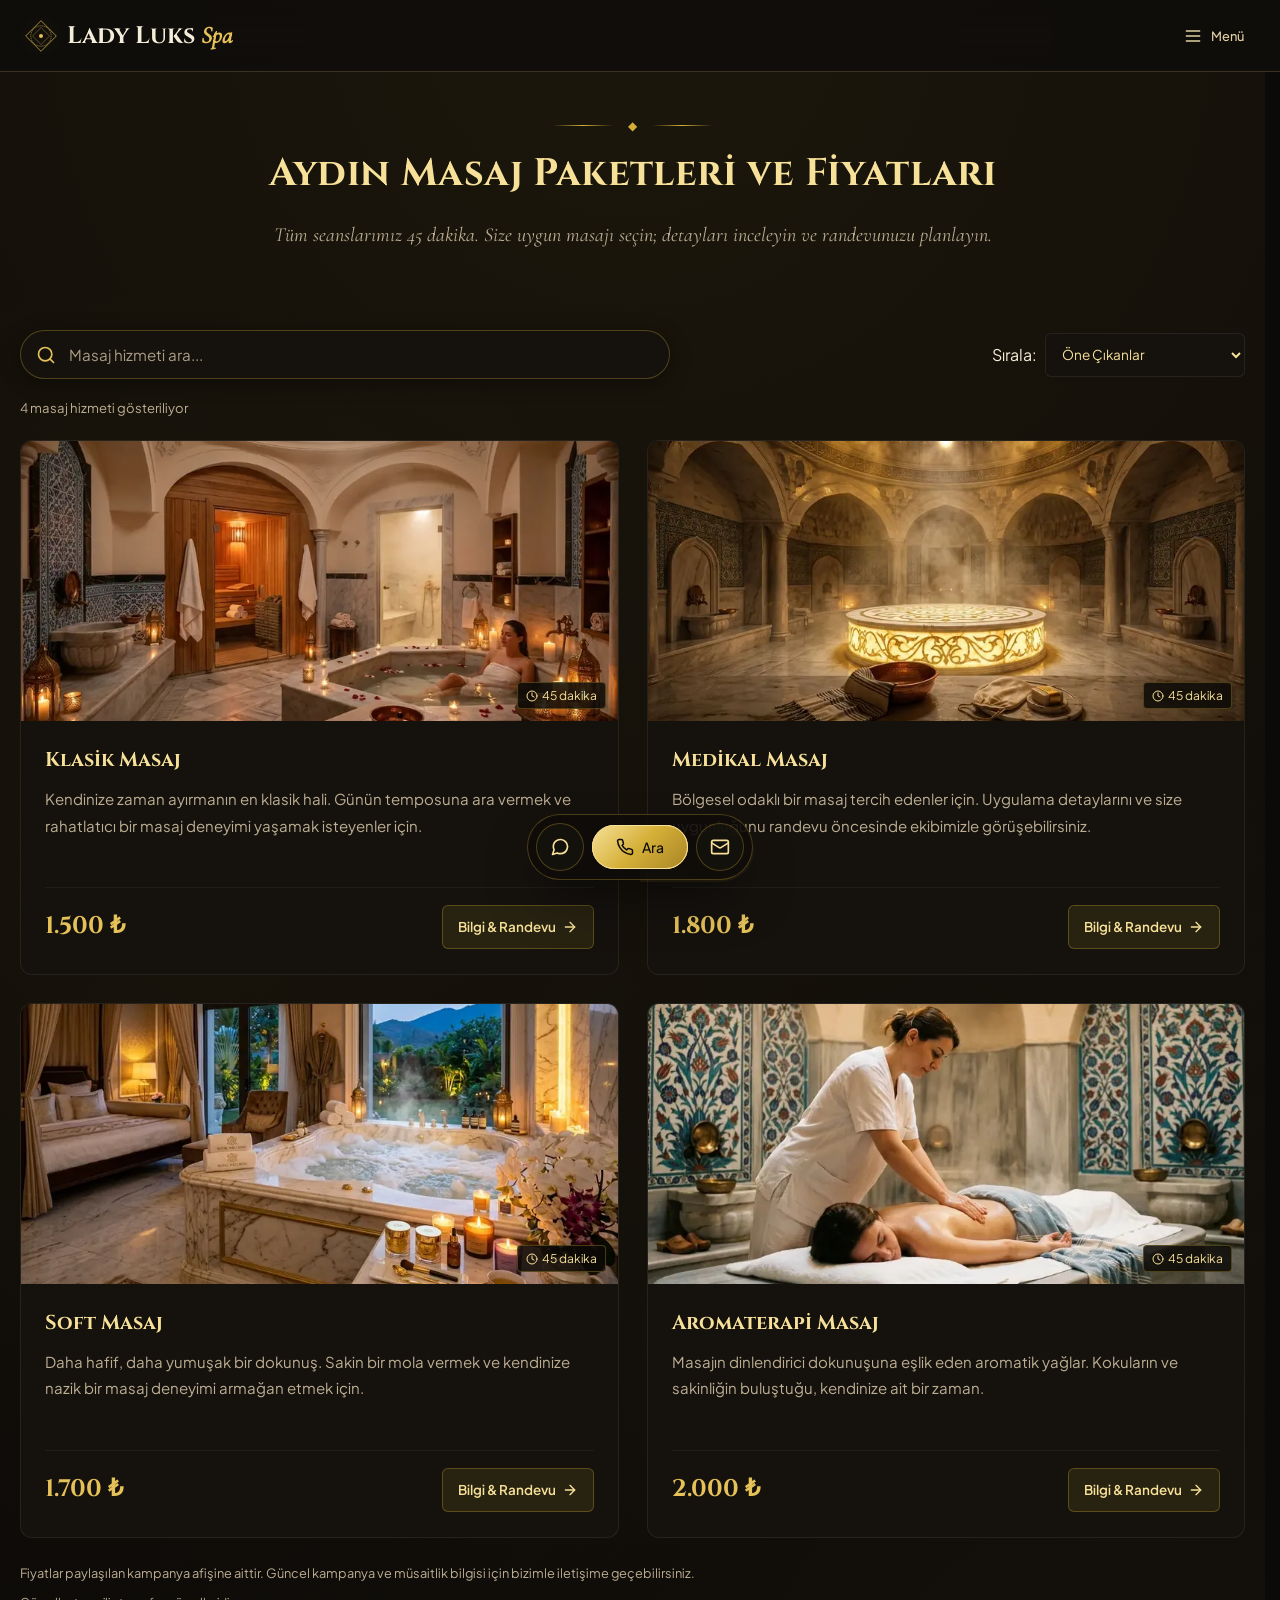
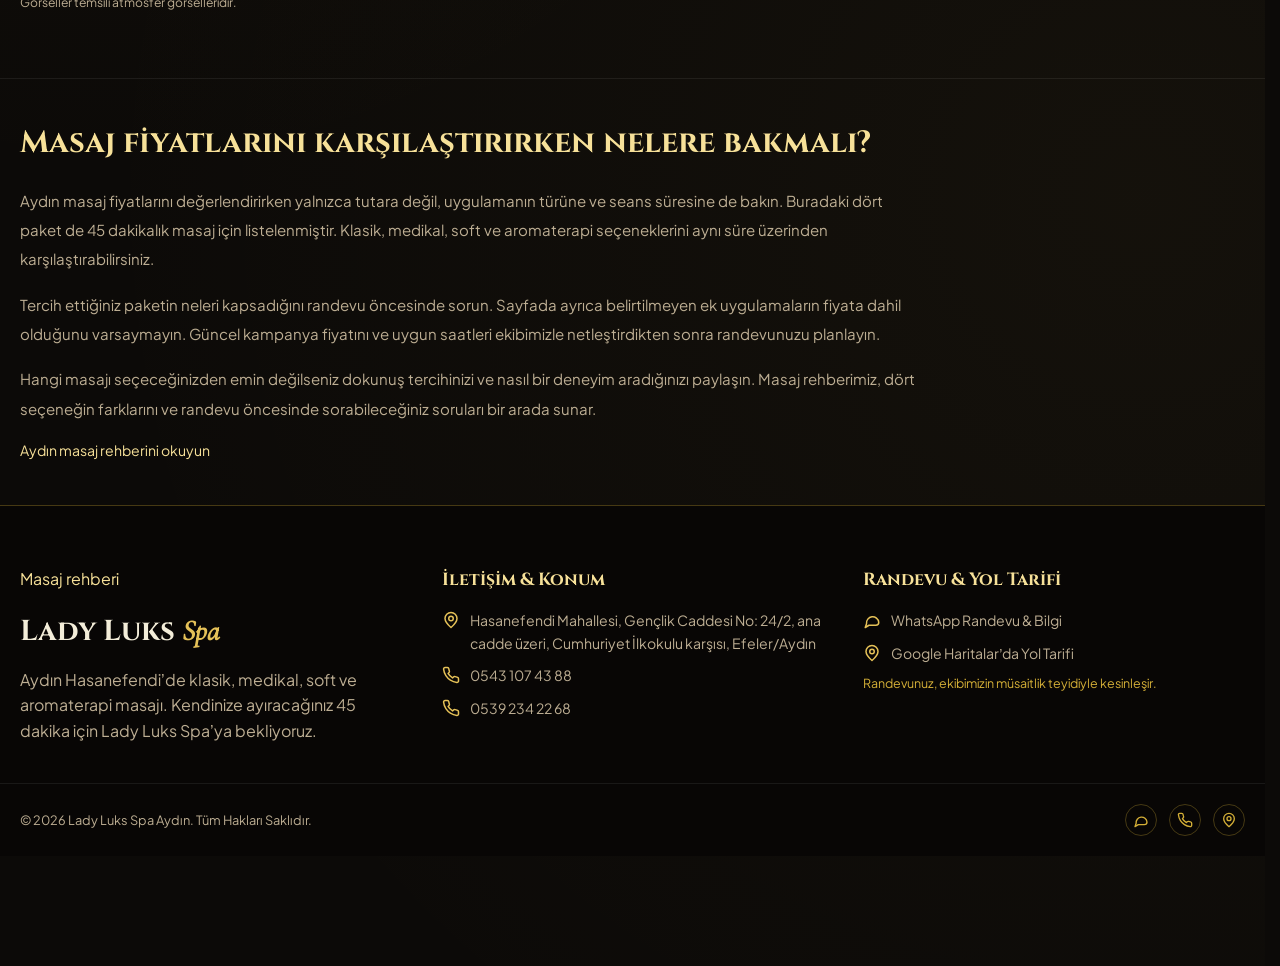
<file: paketler.html>
<!doctype html>
<html lang="tr">
  <head>
    <meta charset="UTF-8" />
    <meta name="viewport" content="width=device-width, initial-scale=1.0" />
    <title>Aydın Masaj Fiyatları ve Paketleri | Lady Luks Spa</title>
    <meta name="description" content="Lady Luks Spa Aydın masaj fiyatları ve paketleri: 45 dakikalık klasik, medikal, soft ve aromaterapi masajını karşılaştırın. Güncel ücret ve randevu için ulaşın." />

    <meta property="og:type" content="website" />
    <meta property="og:title" content="Aydın Masaj Fiyatları ve Paketleri | Lady Luks Spa" />
    <meta property="og:description" content="Lady Luks Spa Aydın masaj fiyatları ve paketleri: 45 dakikalık klasik, medikal, soft ve aromaterapi masajını karşılaştırın. Güncel ücret ve randevu için ulaşın." />
    <meta property="og:image" content="https://ladyluks.com.tr/src/images/hamam_massage-800.webp" />

    <link
      rel="icon"
      type="image/svg+xml"
      href="data:image/svg+xml,<svg xmlns='http://www.w3.org/2000/svg' viewBox='0 0 100 100'><polygon points='50,5 95,50 50,95 5,50' fill='%23e5c158'/></svg>"
    />

    <link rel="preload" as="font" type="font/woff2" href="./src/fonts/cormorant-normal-latin.woff2" crossorigin />
    <link rel="preload" as="font" type="font/woff2" href="./src/fonts/cormorant-normal-latin-ext.woff2" crossorigin />
    <link rel="preload" as="font" type="font/woff2" href="./src/fonts/cormorant-italic-latin.woff2" crossorigin />
    <link rel="preload" as="font" type="font/woff2" href="./src/fonts/cormorant-italic-latin-ext.woff2" crossorigin />
    <link rel="preload" as="font" type="font/woff2" href="./src/fonts/jakarta-latin.woff2" crossorigin />
    <link rel="preload" as="font" type="font/woff2" href="./src/fonts/jakarta-latin-ext.woff2" crossorigin />
    <link rel="stylesheet" href="./src/style.css?v=28" />
    <link rel="canonical" href="https://ladyluks.com.tr/paketler.html" />
    <meta property="og:url" content="https://ladyluks.com.tr/paketler.html" />
    <meta property="og:site_name" content="Lady Luks Spa Aydın" />
    <meta name="twitter:card" content="summary_large_image" />
    <meta property="og:locale" content="tr_TR" />
    <script type="application/ld+json">
{
  "@context": "https://schema.org",
  "@graph": [
    {
      "@type": "DaySpa",
      "@id": "https://ladyluks.com.tr/#isletme",
      "name": "Lady Luks Spa Aydın",
      "description": "Aydın Hasanefendi Mahallesi'nde klasik, medikal, soft ve aromaterapi masajı.",
      "telephone": "+90 543 107 43 88",
      "address": {
        "@type": "PostalAddress",
        "streetAddress": "Hasanefendi Mahallesi, Gençlik Caddesi No: 24/2, ana cadde üzeri, Cumhuriyet İlkokulu karşısı",
        "addressLocality": "Efeler",
        "postalCode": "09100",
        "addressRegion": "Aydın",
        "addressCountry": "TR"
      },
      "currenciesAccepted": "TRY",
      "hasOfferCatalog": {
        "@type": "OfferCatalog",
        "name": "45 dakikalık masaj hizmetleri",
        "itemListElement": [
          {
            "@type": "Offer",
            "price": "1500",
            "priceCurrency": "TRY",
            "itemOffered": {
              "@type": "Service",
              "name": "Klasik Masaj",
              "description": "45 dakikalık klasik masaj seansı.",
              "provider": {
                "@id": "https://ladyluks.com.tr/#isletme"
              }
            },
            "url": "https://ladyluks.com.tr/paketler.html#klasik",
            "description": "Paylaşılan kampanya afişindeki fiyat. Güncel ücret ve müsaitlik randevu öncesinde teyit edilmelidir."
          },
          {
            "@type": "Offer",
            "price": "1800",
            "priceCurrency": "TRY",
            "itemOffered": {
              "@type": "Service",
              "name": "Medikal Masaj",
              "description": "45 dakikalık medikal masaj seansı.",
              "provider": {
                "@id": "https://ladyluks.com.tr/#isletme"
              }
            },
            "url": "https://ladyluks.com.tr/paketler.html#medikal",
            "description": "Paylaşılan kampanya afişindeki fiyat. Güncel ücret ve müsaitlik randevu öncesinde teyit edilmelidir."
          },
          {
            "@type": "Offer",
            "price": "1700",
            "priceCurrency": "TRY",
            "itemOffered": {
              "@type": "Service",
              "name": "Soft Masaj",
              "description": "45 dakikalık soft masaj seansı.",
              "provider": {
                "@id": "https://ladyluks.com.tr/#isletme"
              }
            },
            "url": "https://ladyluks.com.tr/paketler.html#soft",
            "description": "Paylaşılan kampanya afişindeki fiyat. Güncel ücret ve müsaitlik randevu öncesinde teyit edilmelidir."
          },
          {
            "@type": "Offer",
            "price": "2000",
            "priceCurrency": "TRY",
            "itemOffered": {
              "@type": "Service",
              "name": "Aromaterapi Masaj",
              "description": "45 dakikalık aromaterapi masaj seansı.",
              "provider": {
                "@id": "https://ladyluks.com.tr/#isletme"
              }
            },
            "url": "https://ladyluks.com.tr/paketler.html#aromaterapi",
            "description": "Paylaşılan kampanya afişindeki fiyat. Güncel ücret ve müsaitlik randevu öncesinde teyit edilmelidir."
          }
        ]
      },
      "url": "https://ladyluks.com.tr/",
      "image": "https://ladyluks.com.tr/src/images/hamam_massage-800.webp",
      "areaServed": {
        "@type": "City",
        "name": "Aydın"
      }
    },
    {
      "@type": "WebSite",
      "@id": "https://ladyluks.com.tr/#website",
      "url": "https://ladyluks.com.tr/",
      "name": "Lady Luks Spa Aydın",
      "inLanguage": "tr",
      "publisher": {
        "@id": "https://ladyluks.com.tr/#isletme"
      }
    },
    {
      "@type": "WebPage",
      "@id": "https://ladyluks.com.tr/paketler.html#webpage",
      "url": "https://ladyluks.com.tr/paketler.html",
      "name": "Aydın Masaj Fiyatları ve Paketleri | Lady Luks Spa",
      "description": "Lady Luks Spa Aydın masaj fiyatları ve paketleri: 45 dakikalık klasik, medikal, soft ve aromaterapi masajını karşılaştırın. Güncel ücret ve randevu için ulaşın.",
      "inLanguage": "tr",
      "isPartOf": {
        "@id": "https://ladyluks.com.tr/#website"
      },
      "about": {
        "@id": "https://ladyluks.com.tr/#isletme"
      },
      "breadcrumb": {
        "@id": "https://ladyluks.com.tr/paketler.html#breadcrumb"
      }
    },
    {
      "@type": "BreadcrumbList",
      "@id": "https://ladyluks.com.tr/paketler.html#breadcrumb",
      "itemListElement": [
        {
          "@type": "ListItem",
          "position": 1,
          "name": "Ana Sayfa",
          "item": "https://ladyluks.com.tr/"
        },
        {
          "@type": "ListItem",
          "position": 2,
          "name": "Masaj Paketleri",
          "item": "https://ladyluks.com.tr/paketler.html"
        }
      ]
    }
  ]
}
    </script>
  </head>
  <body class="integrated-masthead mobile-nav-ready">
    <div class="top-bar">
      <div class="container top-bar-content">
        <div class="top-info">
          <span class="info-item"
            ><i data-lucide="map-pin"></i> Hasanefendi, Aydın</span
          >
        </div>

        <div class="top-selectors">
          <div class="header-dropdown-wrap">
            <button class="header-dropdown-btn" id="langDropdownTrigger">
              <span id="headerCurrentFlag"
                ><img
                  src="./src/images/flags/tr.svg"
                  width="20"
                  height="14"
                  alt=""
              /></span>
              <span id="headerCurrentLang">TR</span>
              <i data-lucide="chevron-down" class="chevron-icon"></i>
            </button>

            <div class="header-dropdown-menu" id="langDropdownMenu">
              <button class="dropdown-item active" data-lang="tr">
                <span class="flag-emoji"
                  ><img
                    src="./src/images/flags/tr.svg"
                    width="20"
                    height="14"
                    alt=""
                /></span>
                Türkçe
              </button>
              <button class="dropdown-item" data-lang="en">
                <span class="flag-emoji"
                  ><img
                    src="./src/images/flags/en.svg"
                    width="20"
                    height="14"
                    alt=""
                /></span>
                English
              </button>
              <button class="dropdown-item" data-lang="ru">
                <span class="flag-emoji"
                  ><img
                    src="./src/images/flags/ru.svg"
                    width="20"
                    height="14"
                    alt=""
                /></span>
                Русский
              </button>
              <button class="dropdown-item" data-lang="de">
                <span class="flag-emoji"
                  ><img
                    src="./src/images/flags/de.svg"
                    width="20"
                    height="14"
                    alt=""
                /></span>
                Deutsch
              </button>
            </div>
          </div>

          <div class="currency-indicator" aria-label="Türk lirası">
            <span>₺</span> TRY
          </div>
        </div>
      </div>
    </div>

    <header class="main-header nav-enhanced">
      <div class="container header-container">
        <a
          class="brand brand-home"
          href="index.html"
          aria-label="Lady Luks Spa Aydın ana sayfa"
        >
          <div class="brand-crest">
            <svg viewBox="0 0 100 100" class="crest-svg">
              <polygon
                points="50,5 95,50 50,95 5,50"
                fill="none"
                stroke="currentColor"
                stroke-width="2"
              />
              <circle
                cx="50"
                cy="50"
                r="30"
                fill="none"
                stroke="currentColor"
                stroke-width="1.5"
                stroke-dasharray="4,2"
              />
              <polygon
                points="50,25 75,50 50,75 25,50"
                fill="none"
                stroke="currentColor"
                stroke-width="1"
              />
              <circle cx="50" cy="50" r="6" fill="currentColor" />
            </svg>
          </div>
          <div class="brand-text">
            <span class="sub-title" data-i18n="tagline"
              >MASAJ & SPA • AYDIN HASANEFENDİ</span
            >
            <div class="main-title">Lady Luks <span>Spa</span></div>
            <span class="badge-text" data-i18n="experience"
              >KENDİNİZE BİR İYİLİK YAPIN</span
            >
          </div>
        </a>
        <button
          class="mobile-nav-toggle"
          type="button"
          aria-controls="site-navigation"
          aria-expanded="false"
          aria-label="Menüyü aç"
          data-i18n-aria="menu_open"
        >
          <span class="mobile-menu-caption"
            ><svg
              viewBox="0 0 24 24"
              width="20"
              height="20"
              fill="none"
              stroke="currentColor"
              stroke-width="1.7"
              stroke-linecap="round"
              aria-hidden="true"
            >
              <path d="M4 6h16M4 12h16M4 18h16" /></svg
            ><span data-i18n="mobile_menu">Menü</span></span
          >
          <svg
            class="mobile-menu-chevron"
            viewBox="0 0 24 24"
            width="18"
            height="18"
            fill="none"
            stroke="currentColor"
            stroke-width="1.7"
            stroke-linecap="round"
            stroke-linejoin="round"
            aria-hidden="true"
          >
            <path d="m6 9 6 6 6-6" />
          </svg>
        </button>
        <nav class="page-links" id="site-navigation" aria-label="Ana menü">
          <a href="index.html" data-i18n="nav_home">Ana Sayfa</a>
          <a href="paketler.html" aria-current="page" data-i18n="nav_packages"
            >Paketler</a
          >
          <a href="tanitim.html" data-i18n="nav_intro">Tanıtım</a>
          <a href="galeri.html" data-i18n="nav_gallery">Galeri</a>
          <a href="#iletisim" data-i18n="nav_contact">İletişim</a>
        </nav>
      </div>
    </header>

    <main>
      <section class="hero-section page-intro" aria-labelledby="packages-title">
        <div class="container hero-content">
          <div class="ornament-divider" aria-hidden="true">
            <span class="line"></span><span class="diamond">◆</span
            ><span class="line"></span>
          </div>
          <h1
            id="packages-title"
            class="page-hero-title"
            data-i18n="packages_page_title"
          >
            Aydın Masaj Paketleri ve Fiyatları
          </h1>
          <p class="hero-desc" data-i18n="packages_description">
            Tüm seanslarımız 45 dakika. Size uygun masajı seçin; detayları
            inceleyin ve randevunuzu planlayın.
          </p>
        </div>
      </section>
      <section class="catalog-section container flowing-catalog" id="paketler">
        <div class="catalog-tools">
          <div class="search-box">
            <i data-lucide="search" class="search-icon"></i
            ><input
              type="search"
              id="searchInput"
              data-i18n-aria="search_label"
              aria-label="Masaj hizmeti ara"
              placeholder="Masaj hizmeti ara..."
              data-i18n-placeholder="search_placeholder"
            /><button
              id="clearSearchBtn"
              data-i18n-aria="clear_search"
              class="clear-btn"
              type="button"
              aria-label="Aramayı temizle"
              style="display: none"
            >
              <i data-lucide="x"></i>
            </button>
          </div>
          <div class="sort-wrapper">
            <label for="sortSelect" data-i18n="sort_by">Sırala:</label
            ><select id="sortSelect">
              <option value="featured" data-i18n="sort_featured">
                Öne Çıkanlar
              </option>
              <option value="price-asc" data-i18n="sort_price_asc">
                Fiyat: Düşükten Yükseğe
              </option>
              <option value="price-desc" data-i18n="sort_price_desc">
                Fiyat: Yüksekten Düşüğe
              </option>
              <option value="name" data-i18n="sort_name">
                İsme Göre (A-Z)
              </option>
            </select>
          </div>
        </div>
        <p class="catalog-count" id="resultsCount" aria-live="polite">
          4 masaj hizmeti gösteriliyor
        </p>
        <div class="catalog-grid" id="catalogGrid">
          <article class="catalog-card" id="klasik">
            <div class="card-image-wrap">
              <img
                src="./src/images/vip_silver_package-800.webp"
                srcset="./src/images/vip_silver_package-480.webp 480w, ./src/images/vip_silver_package-800.webp 800w"
                sizes="(max-width: 680px) calc(100vw - 40px), 560px"
                alt="Klasik Masaj için temsili masaj görseli"
                class="card-image"
                style="object-position: 50% 58%"
                loading="lazy"
              />
              <div class="card-duration">
                <i data-lucide="clock"></i><span>45 dakika</span>
              </div>
            </div>
            <div class="card-body">
              <h3 class="card-title"><a href="aydin-masaj-rehberi.html#klasik">Klasik Masaj</a></h3>
              <p class="card-desc">
                Kendinize zaman ayırmanın en klasik hali. Günün temposuna ara
                vermek ve rahatlatıcı bir masaj deneyimi yaşamak isteyenler
                için.
              </p>
              <div class="card-footer">
                <span class="card-price">1.500 ₺</span
                ><a
                  class="btn-card-detail"
                  href="https://wa.me/905431074388?text=Merhaba%20Lady%20Luks%20Spa%20Ayd%C4%B1n%2C%20Klasik%20Masaj%20i%C3%A7in%20randevu%20talep%20etmek%20istiyorum."
                  target="_blank"
                  rel="noopener noreferrer"
                  >Bilgi & Randevu <i data-lucide="arrow-right"></i
                ></a>
              </div>
            </div>
          </article>
          <article class="catalog-card" id="medikal">
            <div class="card-image-wrap">
              <img
                src="./src/images/vip_gold_package-800.webp"
                srcset="./src/images/vip_gold_package-480.webp 480w, ./src/images/vip_gold_package-800.webp 800w"
                sizes="(max-width: 680px) calc(100vw - 40px), 560px"
                alt="Medikal Masaj için temsili masaj görseli"
                class="card-image"
                style="object-position: 50% 60%"
                loading="lazy"
              />
              <div class="card-duration">
                <i data-lucide="clock"></i><span>45 dakika</span>
              </div>
            </div>
            <div class="card-body">
              <h3 class="card-title"><a href="aydin-masaj-rehberi.html#medikal">Medikal Masaj</a></h3>
              <p class="card-desc">
                Bölgesel odaklı bir masaj tercih edenler için. Uygulama
                detaylarını ve size uygunluğunu randevu öncesinde ekibimizle
                görüşebilirsiniz.
              </p>
              <div class="card-footer">
                <span class="card-price">1.800 ₺</span
                ><a
                  class="btn-card-detail"
                  href="https://wa.me/905431074388?text=Merhaba%20Lady%20Luks%20Spa%20Ayd%C4%B1n%2C%20Medikal%20Masaj%20i%C3%A7in%20randevu%20talep%20etmek%20istiyorum."
                  target="_blank"
                  rel="noopener noreferrer"
                  >Bilgi & Randevu <i data-lucide="arrow-right"></i
                ></a>
              </div>
            </div>
          </article>
          <article class="catalog-card" id="soft">
            <div class="card-image-wrap">
              <img
                src="./src/images/vip_luxury_package-800.webp"
                srcset="./src/images/vip_luxury_package-480.webp 480w, ./src/images/vip_luxury_package-800.webp 800w"
                sizes="(max-width: 680px) calc(100vw - 40px), 560px"
                alt="Soft Masaj için temsili masaj görseli"
                class="card-image"
                style="object-position: 50% 54%"
                loading="lazy"
              />
              <div class="card-duration">
                <i data-lucide="clock"></i><span>45 dakika</span>
              </div>
            </div>
            <div class="card-body">
              <h3 class="card-title"><a href="aydin-masaj-rehberi.html#soft">Soft Masaj</a></h3>
              <p class="card-desc">
                Daha hafif, daha yumuşak bir dokunuş. Sakin bir mola vermek ve
                kendinize nazik bir masaj deneyimi armağan etmek için.
              </p>
              <div class="card-footer">
                <span class="card-price">1.700 ₺</span
                ><a
                  class="btn-card-detail"
                  href="https://wa.me/905431074388?text=Merhaba%20Lady%20Luks%20Spa%20Ayd%C4%B1n%2C%20Soft%20Masaj%20i%C3%A7in%20randevu%20talep%20etmek%20istiyorum."
                  target="_blank"
                  rel="noopener noreferrer"
                  >Bilgi & Randevu <i data-lucide="arrow-right"></i
                ></a>
              </div>
            </div>
          </article>
          <article class="catalog-card" id="aromaterapi">
            <div class="card-image-wrap">
              <img
                src="./src/images/hamam_massage-800.webp"
                srcset="./src/images/hamam_massage-480.webp 480w, ./src/images/hamam_massage-800.webp 800w"
                sizes="(max-width: 680px) calc(100vw - 40px), 560px"
                alt="Aromaterapi Masaj için temsili masaj görseli"
                class="card-image"
                style="object-position: 50% 65%"
                loading="lazy"
              />
              <div class="card-duration">
                <i data-lucide="clock"></i><span>45 dakika</span>
              </div>
            </div>
            <div class="card-body">
              <h3 class="card-title"><a href="aydin-masaj-rehberi.html#aromaterapi">Aromaterapi Masaj</a></h3>
              <p class="card-desc">
                Masajın dinlendirici dokunuşuna eşlik eden aromatik yağlar.
                Kokuların ve sakinliğin buluştuğu, kendinize ait bir zaman.
              </p>
              <div class="card-footer">
                <span class="card-price">2.000 ₺</span
                ><a
                  class="btn-card-detail"
                  href="https://wa.me/905431074388?text=Merhaba%20Lady%20Luks%20Spa%20Ayd%C4%B1n%2C%20Aromaterapi%20Masaj%20i%C3%A7in%20randevu%20talep%20etmek%20istiyorum."
                  target="_blank"
                  rel="noopener noreferrer"
                  >Bilgi & Randevu <i data-lucide="arrow-right"></i
                ></a>
              </div>
            </div>
          </article>
        </div>
        <div class="empty-state" id="emptyState" style="display: none">
          <i data-lucide="search-x" class="empty-icon"></i>
          <h3 data-i18n="empty_title">Aradığınız masaj hizmeti bulunamadı</h3>
          <p data-i18n="empty_desc">
            Lütfen arama teriminizi değiştirin veya filtreleri temizleyin.
          </p>
          <button
            class="btn-reset-filter"
            id="resetFilterBtn"
            data-i18n="reset_filters"
          >
            Filtreleri Temizle
          </button>
        </div>
        <p class="campaign-note" data-i18n="campaign_note">
          Fiyatlar paylaşılan kampanya afişine aittir. Güncel kampanya ve
          müsaitlik bilgisi için bizimle iletişime geçebilirsiniz.
        </p>
        <p class="image-context" data-i18n="images_note">
          Görseller temsili atmosfer görselleridir.
        </p>
      </section>
<section class="container editorial-section" aria-labelledby="price-guide-title"><h2 data-i18n="seo_price_title" id="price-guide-title">Masaj fiyatlarını karşılaştırırken nelere bakmalı?</h2><p data-i18n="seo_price_intro" >Aydın masaj fiyatlarını değerlendirirken yalnızca tutara değil, uygulamanın türüne ve seans süresine de bakın. Buradaki dört paket de 45 dakikalık masaj için listelenmiştir. Klasik, medikal, soft ve aromaterapi seçeneklerini aynı süre üzerinden karşılaştırabilirsiniz.</p><p data-i18n="seo_price_scope" >Tercih ettiğiniz paketin neleri kapsadığını randevu öncesinde sorun. Sayfada ayrıca belirtilmeyen ek uygulamaların fiyata dahil olduğunu varsaymayın. Güncel kampanya fiyatını ve uygun saatleri ekibimizle netleştirdikten sonra randevunuzu planlayın.</p><p data-i18n="seo_price_choice" >Hangi masajı seçeceğinizden emin değilseniz dokunuş tercihinizi ve nasıl bir deneyim aradığınızı paylaşın. Masaj rehberimiz, dört seçeneğin farklarını ve randevu öncesinde sorabileceğiniz soruları bir arada sunar.</p><a data-i18n="seo_guide_link" href="aydin-masaj-rehberi.html" class="editorial-link">Aydın masaj rehberini okuyun</a></section>
    </main>
    <div
      class="modal-backdrop"
      id="modalBackdrop"
      role="dialog"
      aria-modal="true"
      aria-hidden="true"
      aria-label="Masaj hizmeti detayları"
      inert
    >
      <div class="modal-card" id="modalCard">
        <button
          class="modal-close"
          id="modalCloseBtn"
          data-i18n-aria="close"
          aria-label="Kapat"
        >
          <i data-lucide="x"></i>
        </button>
        <div class="modal-content" id="modalContent"></div>
      </div>
    </div>

    <footer class="main-footer" id="iletisim">
      <div class="container footer-content">
        <div class="footer-brand"><p class="footer-guide"><a data-i18n="seo_guide_short" href="aydin-masaj-rehberi.html">Masaj rehberi</a></p>
          <h2 class="footer-logo">Lady Luks <span>Spa</span></h2>
          <p data-i18n="footer_about">
            Aydın Hasanefendi’de klasik, medikal, soft ve aromaterapi masajı.
            Kendinize ayıracağınız 45 dakika için Lady Luks Spa’ya bekliyoruz.
          </p>
        </div>

        <div class="footer-contact">
          <h3 data-i18n="footer_contact_title">İletişim & Konum</h3>
          <ul>
            <li>
              <i data-lucide="map-pin"></i> Hasanefendi Mahallesi, Gençlik
              Caddesi No: 24/2, ana cadde üzeri, Cumhuriyet İlkokulu karşısı, Efeler/Aydın
            </li>
            <li>
              <i data-lucide="phone"></i>
              <a href="tel:+905431074388">0543 107 43 88</a>
            </li>
            <li>
              <i data-lucide="phone"></i>
              <a href="tel:+905392342268">0539 234 22 68</a>
            </li>
          </ul>
        </div>

        <div class="footer-contact">
          <h3 data-i18n="contact_actions">Randevu & Yol Tarifi</h3>
          <ul>
            <li>
              <i data-lucide="message-circle"></i>
              <a
                href="https://wa.me/905431074388"
                target="_blank"
                rel="noopener noreferrer"
                data-i18n="whatsapp_order"
                >WhatsApp Randevu & Bilgi</a
              >
            </li>
            <li>
              <i data-lucide="map-pin"></i>
              <a
                href="https://www.google.com/maps/search/?api=1&amp;query=Hasanefendi%20Mahallesi%20Gen%C3%A7lik%20Caddesi%20No%3A%2024%2F2%20Efeler%20Ayd%C4%B1n"
                target="_blank"
                rel="noopener noreferrer"
                data-i18n="map_link"
                >Google Haritalar’da Yol Tarifi</a
              >
            </li>
          </ul>
          <p class="qr-sub" data-i18n="qr_sub">
            Randevunuz, ekibimizin müsaitlik teyidiyle kesinleşir.
          </p>
        </div>
      </div>

      <div class="footer-bottom container">
        <p>© 2026 Lady Luks Spa Aydın. Tüm Hakları Saklıdır.</p>
        <div class="social-links">
          <a href="https://wa.me/905431074388" target="_blank" rel="noopener noreferrer" aria-label="WhatsApp ile iletişim"
            ><i data-lucide="message-circle"></i
          ></a>
          <a href="tel:+905431074388" aria-label="0543 107 43 88 numarasını ara"><i data-lucide="phone"></i></a>
          <a
            href="https://www.google.com/maps/search/?api=1&amp;query=Hasanefendi%20Mahallesi%20Gen%C3%A7lik%20Caddesi%20No%3A%2024%2F2%20Efeler%20Ayd%C4%B1n"
            target="_blank"
            rel="noopener noreferrer"
            aria-label="Yol tarifi"
            ><i data-lucide="map-pin"></i
          ></a>
        </div>
      </div>
    </footer>

    <div class="contact-dock">
      <div class="dock-glow-frame" aria-hidden="true"><span class="dock-glow"></span></div>
      <div class="dock-actions">
        <a class="dock-icon" href="https://wa.me/905431074388" target="_blank" rel="noopener noreferrer" aria-label="WhatsApp Randevu & Bilgi" data-i18n-aria="whatsapp_order">
          <svg width="20" height="20" viewBox="0 0 24 24" fill="none" stroke="currentColor" stroke-width="2" stroke-linecap="round" stroke-linejoin="round" aria-hidden="true"><path d="M21 11.5a8.38 8.38 0 0 1-.9 3.8 8.5 8.5 0 0 1-7.6 4.7 8.38 8.38 0 0 1-3.8-.9L3 21l1.9-5.7a8.38 8.38 0 0 1-.9-3.8 8.5 8.5 0 0 1 4.7-7.6 8.38 8.38 0 0 1 3.8-.9h.5a8.48 8.48 0 0 1 8 8v.5z"/></svg>
        </a>
        <a class="dock-call" href="tel:+905431074388" aria-label="Ara" data-i18n-aria="call">
          <span class="dock-call-ring" aria-hidden="true"></span>
          <span class="dock-call-ring" aria-hidden="true"></span>
          <svg width="18" height="18" viewBox="0 0 24 24" fill="none" stroke="currentColor" stroke-width="2" stroke-linecap="round" stroke-linejoin="round" aria-hidden="true"><path d="M22 16.92v3a2 2 0 0 1-2.18 2 19.79 19.79 0 0 1-8.63-3.07 19.5 19.5 0 0 1-6-6 19.79 19.79 0 0 1-3.07-8.67A2 2 0 0 1 4.11 2h3a2 2 0 0 1 2 1.72c.13.96.36 1.9.7 2.81a2 2 0 0 1-.45 2.11L8.09 9.91a16 16 0 0 0 6 6l1.27-1.27a2 2 0 0 1 2.11-.45c.9.34 1.85.57 2.81.7A2 2 0 0 1 22 16.92z"/></svg>
          <span data-i18n="call">Ara</span>
        </a>
        <a class="dock-icon" href="#iletisim" aria-label="İletişim & Konum" data-i18n-aria="footer_contact_title">
          <svg width="20" height="20" viewBox="0 0 24 24" fill="none" stroke="currentColor" stroke-width="2" stroke-linecap="round" stroke-linejoin="round" aria-hidden="true"><rect x="2" y="4" width="20" height="16" rx="2"/><path d="m22 7-8.97 5.7a1.94 1.94 0 0 1-2.06 0L2 7"/></svg>
        </a>
      </div>
    </div>

    <script src="./src/icons.js?v=1"></script>
    <script src="./src/data.js?v=14"></script>
    <script src="./src/seo-content.js?v=2"></script>
    <script src="./src/app.js?v=18"></script>
  </body>
</html>
</file>
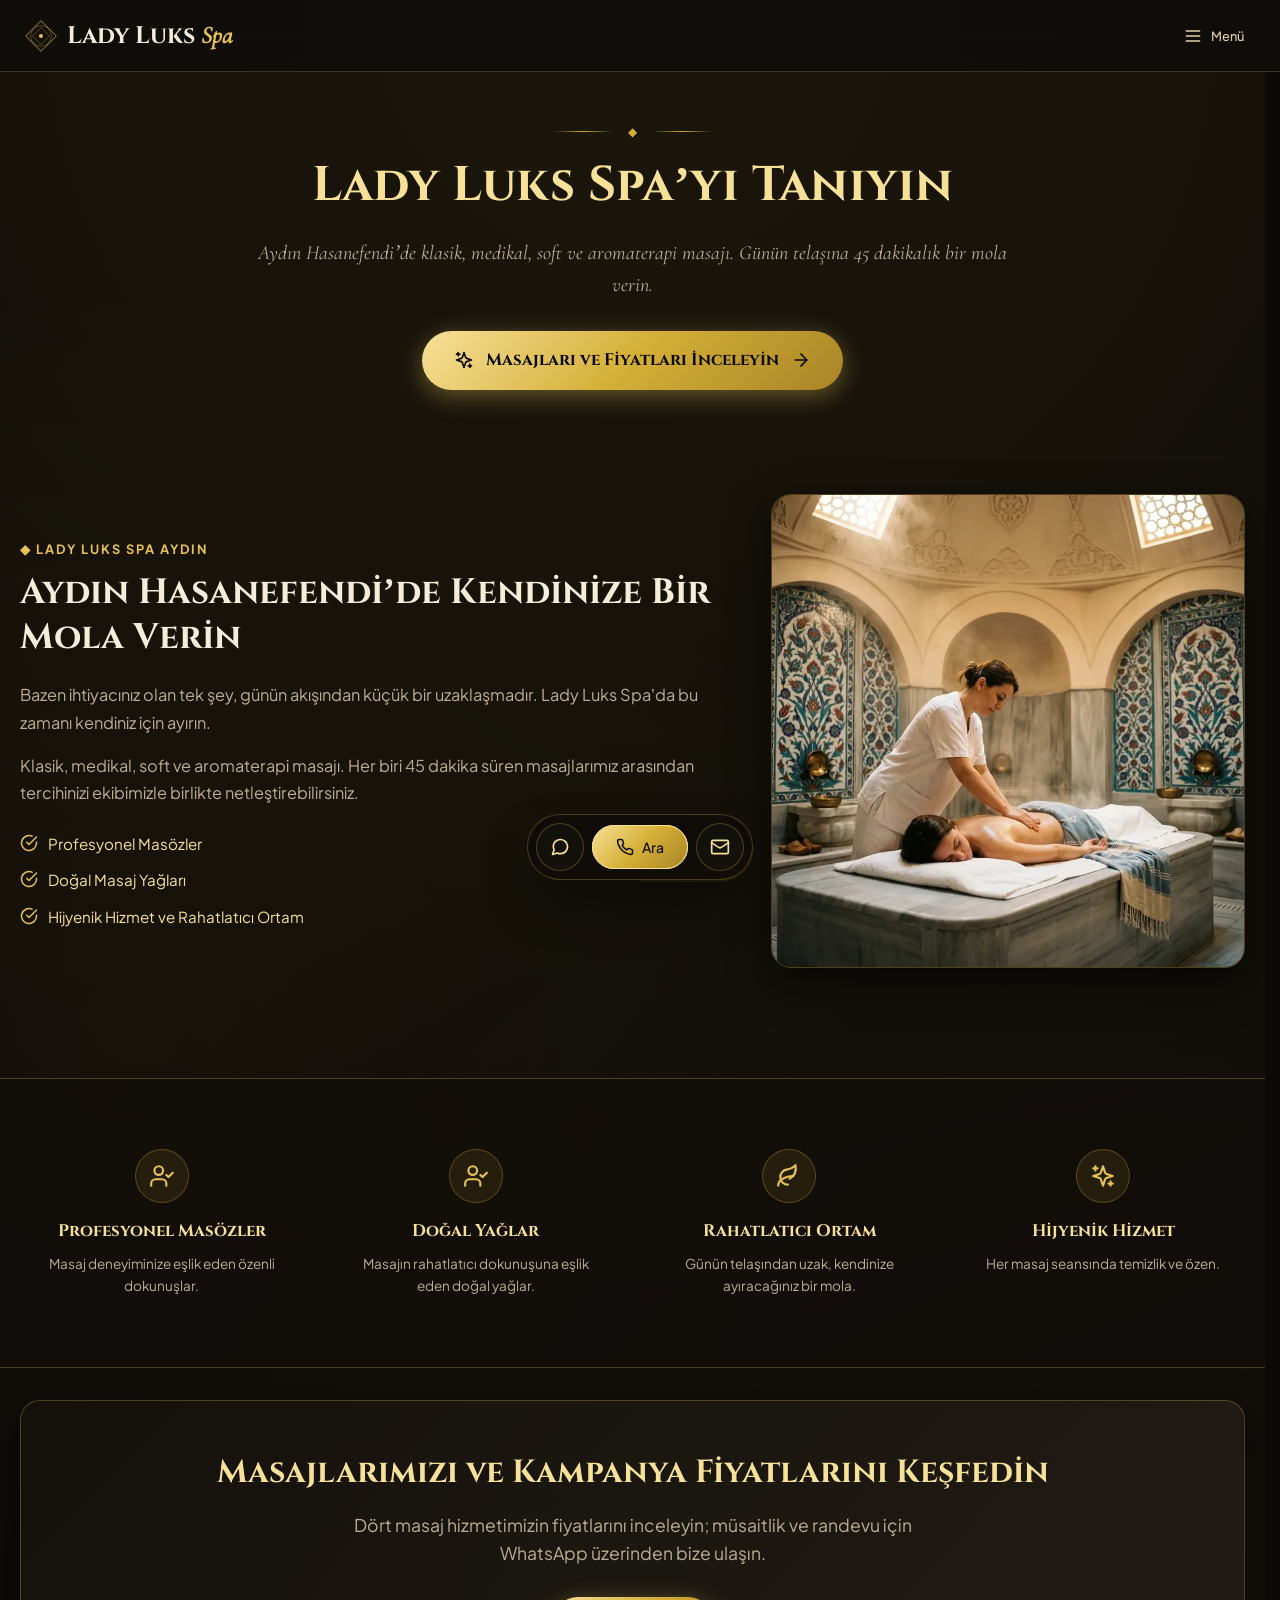
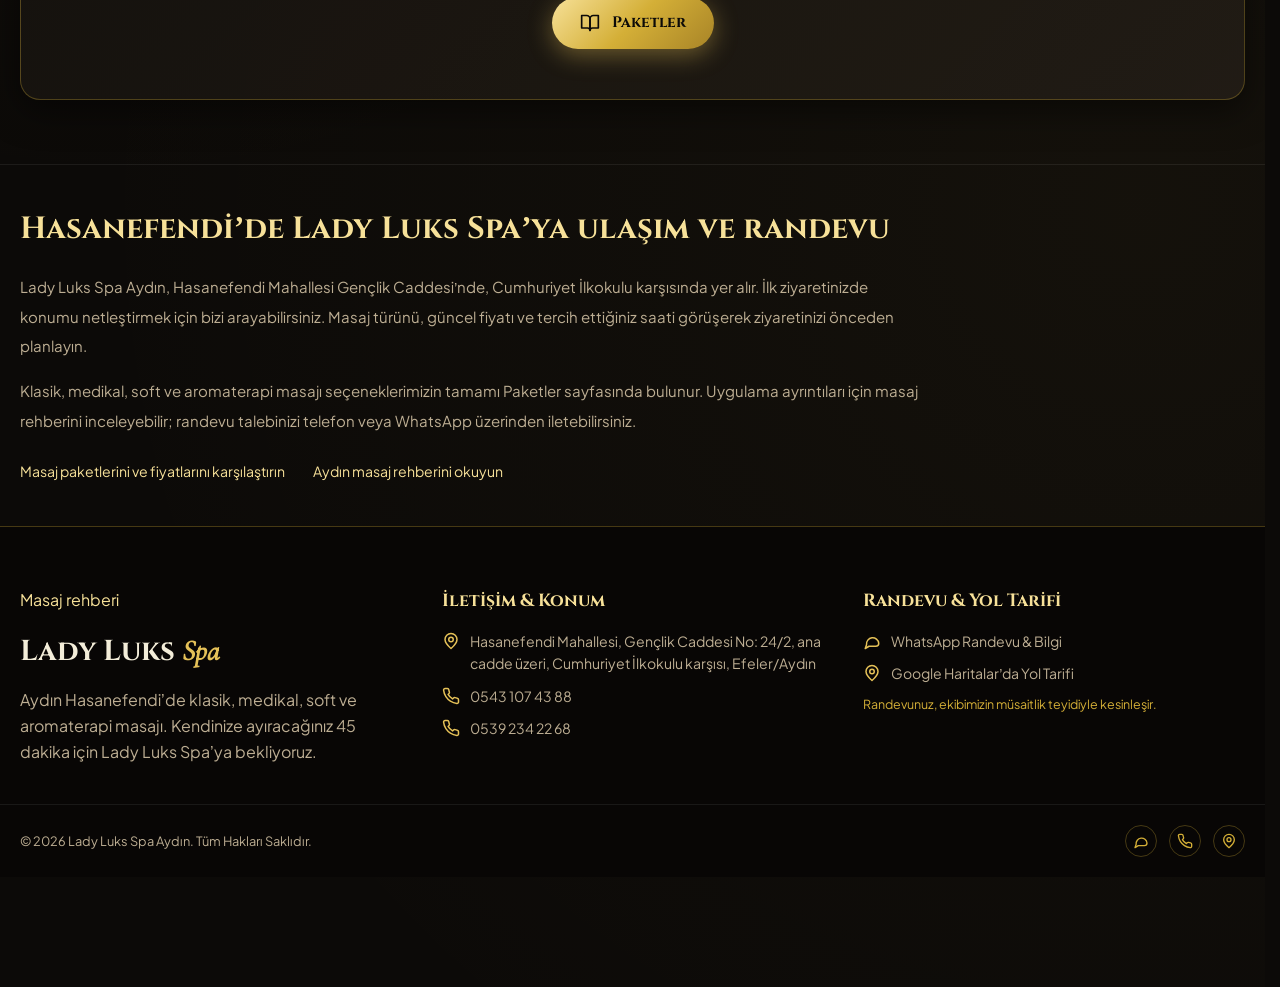
<file: tanitim.html>
<!doctype html>
<html lang="tr">
  <head>
    <meta charset="UTF-8" />
    <meta name="viewport" content="width=device-width, initial-scale=1.0" />
    <title>Lady Luks Spa Aydın | Hasanefendi Adres ve İletişim</title>
    <meta name="description" content="Lady Luks Spa Aydın: Hasanefendi Mahallesi, Gençlik Caddesi No: 24/2, Cumhuriyet İlkokulu karşısı. Masaj seçenekleri, konum, telefon ve WhatsApp randevu bilgileri." />

    <meta property="og:type" content="website" />
    <meta property="og:title" content="Lady Luks Spa Aydın | Hasanefendi Adres ve İletişim" />
    <meta property="og:description" content="Lady Luks Spa Aydın: Hasanefendi Mahallesi, Gençlik Caddesi No: 24/2, Cumhuriyet İlkokulu karşısı. Masaj seçenekleri, konum, telefon ve WhatsApp randevu bilgileri." />
    <meta property="og:image" content="https://ladyluks.com.tr/src/images/hamam_massage-800.webp" />

    <link
      rel="icon"
      type="image/svg+xml"
      href="data:image/svg+xml,<svg xmlns='http://www.w3.org/2000/svg' viewBox='0 0 100 100'><polygon points='50,5 95,50 50,95 5,50' fill='%23e5c158'/></svg>"
    />

    <link rel="preload" as="font" type="font/woff2" href="./src/fonts/cormorant-normal-latin.woff2" crossorigin />
    <link rel="preload" as="font" type="font/woff2" href="./src/fonts/cormorant-normal-latin-ext.woff2" crossorigin />
    <link rel="preload" as="font" type="font/woff2" href="./src/fonts/cormorant-italic-latin.woff2" crossorigin />
    <link rel="preload" as="font" type="font/woff2" href="./src/fonts/cormorant-italic-latin-ext.woff2" crossorigin />
    <link rel="preload" as="font" type="font/woff2" href="./src/fonts/jakarta-latin.woff2" crossorigin />
    <link rel="preload" as="font" type="font/woff2" href="./src/fonts/jakarta-latin-ext.woff2" crossorigin />
    <link rel="stylesheet" href="./src/style.css?v=28" />
    <link rel="canonical" href="https://ladyluks.com.tr/tanitim.html" />
    <meta property="og:url" content="https://ladyluks.com.tr/tanitim.html" />
    <meta property="og:site_name" content="Lady Luks Spa Aydın" />
    <meta name="twitter:card" content="summary_large_image" />
    <meta property="og:locale" content="tr_TR" />
    <script type="application/ld+json">
{
  "@context": "https://schema.org",
  "@graph": [
    {
      "@type": "DaySpa",
      "@id": "https://ladyluks.com.tr/#isletme",
      "name": "Lady Luks Spa Aydın",
      "description": "Aydın Hasanefendi Mahallesi'nde klasik, medikal, soft ve aromaterapi masajı.",
      "telephone": "+90 543 107 43 88",
      "address": {
        "@type": "PostalAddress",
        "streetAddress": "Hasanefendi Mahallesi, Gençlik Caddesi No: 24/2, ana cadde üzeri, Cumhuriyet İlkokulu karşısı",
        "addressLocality": "Efeler",
        "postalCode": "09100",
        "addressRegion": "Aydın",
        "addressCountry": "TR"
      },
      "currenciesAccepted": "TRY",
      "url": "https://ladyluks.com.tr/",
      "image": "https://ladyluks.com.tr/src/images/hamam_massage-800.webp",
      "areaServed": {
        "@type": "City",
        "name": "Aydın"
      }
    },
    {
      "@type": "WebSite",
      "@id": "https://ladyluks.com.tr/#website",
      "url": "https://ladyluks.com.tr/",
      "name": "Lady Luks Spa Aydın",
      "inLanguage": "tr",
      "publisher": {
        "@id": "https://ladyluks.com.tr/#isletme"
      }
    },
    {
      "@type": "WebPage",
      "@id": "https://ladyluks.com.tr/tanitim.html#webpage",
      "url": "https://ladyluks.com.tr/tanitim.html",
      "name": "Lady Luks Spa Aydın | Hasanefendi Adres ve İletişim",
      "description": "Lady Luks Spa Aydın: Hasanefendi Mahallesi, Gençlik Caddesi No: 24/2, Cumhuriyet İlkokulu karşısı. Masaj seçenekleri, konum, telefon ve WhatsApp randevu bilgileri.",
      "inLanguage": "tr",
      "isPartOf": {
        "@id": "https://ladyluks.com.tr/#website"
      },
      "about": {
        "@id": "https://ladyluks.com.tr/#isletme"
      },
      "breadcrumb": {
        "@id": "https://ladyluks.com.tr/tanitim.html#breadcrumb"
      }
    },
    {
      "@type": "BreadcrumbList",
      "@id": "https://ladyluks.com.tr/tanitim.html#breadcrumb",
      "itemListElement": [
        {
          "@type": "ListItem",
          "position": 1,
          "name": "Ana Sayfa",
          "item": "https://ladyluks.com.tr/"
        },
        {
          "@type": "ListItem",
          "position": 2,
          "name": "Tanıtım ve İletişim",
          "item": "https://ladyluks.com.tr/tanitim.html"
        }
      ]
    }
  ]
}
    </script>
  </head>
  <body class="integrated-masthead mobile-nav-ready">
    <div class="top-bar">
      <div class="container top-bar-content">
        <div class="top-info">
          <span class="info-item"
            ><i data-lucide="map-pin"></i> Hasanefendi, Aydın</span
          >
        </div>

        <div class="top-selectors">
          <div class="header-dropdown-wrap">
            <button class="header-dropdown-btn" id="langDropdownTrigger">
              <span id="headerCurrentFlag"
                ><img
                  src="./src/images/flags/tr.svg"
                  width="20"
                  height="14"
                  alt=""
              /></span>
              <span id="headerCurrentLang">TR</span>
              <i data-lucide="chevron-down" class="chevron-icon"></i>
            </button>

            <div class="header-dropdown-menu" id="langDropdownMenu">
              <button class="dropdown-item active" data-lang="tr">
                <span class="flag-emoji"
                  ><img
                    src="./src/images/flags/tr.svg"
                    width="20"
                    height="14"
                    alt=""
                /></span>
                Türkçe
              </button>
              <button class="dropdown-item" data-lang="en">
                <span class="flag-emoji"
                  ><img
                    src="./src/images/flags/en.svg"
                    width="20"
                    height="14"
                    alt=""
                /></span>
                English
              </button>
              <button class="dropdown-item" data-lang="ru">
                <span class="flag-emoji"
                  ><img
                    src="./src/images/flags/ru.svg"
                    width="20"
                    height="14"
                    alt=""
                /></span>
                Русский
              </button>
              <button class="dropdown-item" data-lang="de">
                <span class="flag-emoji"
                  ><img
                    src="./src/images/flags/de.svg"
                    width="20"
                    height="14"
                    alt=""
                /></span>
                Deutsch
              </button>
            </div>
          </div>

          <div class="currency-indicator" aria-label="Türk lirası">
            <span>₺</span> TRY
          </div>
        </div>
      </div>
    </div>

    <header class="main-header nav-enhanced">
      <div class="container header-container">
        <a
          class="brand brand-home"
          href="index.html"
          aria-label="Lady Luks Spa Aydın ana sayfa"
        >
          <div class="brand-crest">
            <svg viewBox="0 0 100 100" class="crest-svg">
              <polygon
                points="50,5 95,50 50,95 5,50"
                fill="none"
                stroke="currentColor"
                stroke-width="2"
              />
              <circle
                cx="50"
                cy="50"
                r="30"
                fill="none"
                stroke="currentColor"
                stroke-width="1.5"
                stroke-dasharray="4,2"
              />
              <polygon
                points="50,25 75,50 50,75 25,50"
                fill="none"
                stroke="currentColor"
                stroke-width="1"
              />
              <circle cx="50" cy="50" r="6" fill="currentColor" />
            </svg>
          </div>
          <div class="brand-text">
            <span class="sub-title" data-i18n="tagline"
              >MASAJ & SPA • AYDIN HASANEFENDİ</span
            >
            <div class="main-title">Lady Luks <span>Spa</span></div>
            <span class="badge-text" data-i18n="experience"
              >KENDİNİZE BİR İYİLİK YAPIN</span
            >
          </div>
        </a>
        <button
          class="mobile-nav-toggle"
          type="button"
          aria-controls="site-navigation"
          aria-expanded="false"
          aria-label="Menüyü aç"
          data-i18n-aria="menu_open"
        >
          <span class="mobile-menu-caption"
            ><svg
              viewBox="0 0 24 24"
              width="20"
              height="20"
              fill="none"
              stroke="currentColor"
              stroke-width="1.7"
              stroke-linecap="round"
              aria-hidden="true"
            >
              <path d="M4 6h16M4 12h16M4 18h16" /></svg
            ><span data-i18n="mobile_menu">Menü</span></span
          >
          <svg
            class="mobile-menu-chevron"
            viewBox="0 0 24 24"
            width="18"
            height="18"
            fill="none"
            stroke="currentColor"
            stroke-width="1.7"
            stroke-linecap="round"
            stroke-linejoin="round"
            aria-hidden="true"
          >
            <path d="m6 9 6 6 6-6" />
          </svg>
        </button>
        <nav class="page-links" id="site-navigation" aria-label="Ana menü">
          <a href="index.html" data-i18n="nav_home">Ana Sayfa</a>
          <a href="paketler.html" data-i18n="nav_packages">Paketler</a>
          <a href="tanitim.html" aria-current="page" data-i18n="nav_intro"
            >Tanıtım</a
          >
          <a href="galeri.html" data-i18n="nav_gallery">Galeri</a>
          <a href="#iletisim" data-i18n="nav_contact">İletişim</a>
        </nav>
      </div>
    </header>

    <main>
      <section class="hero-section hero-promo">
        <div class="hero-overlay"></div>
        <div class="container hero-content">
          <div class="ornament-divider">
            <span class="line"></span>
            <span class="diamond">◆</span>
            <span class="line"></span>
          </div>
          <h1 class="page-hero-title" data-i18n="intro_page_title">
            Lady Luks Spa’yı Tanıyın
          </h1>
          <p class="hero-desc" data-i18n="hero_desc">
            Aydın Hasanefendi’de klasik, medikal, soft ve aromaterapi masajı.
            Günün telaşına 45 dakikalık bir mola verin.
          </p>

          <div class="hero-cta-wrapper">
            <a href="paketler.html" class="btn-hero-cta">
              <i data-lucide="sparkles"></i>
              <span data-i18n="go_to_catalog"
                >Masajları ve Fiyatları İnceleyin</span
              >
              <i data-lucide="arrow-right"></i>
            </a>
          </div>
        </div>
      </section>

      <section class="intro-story-section container">
        <div class="story-grid">
          <div class="story-text">
            <div class="section-tag">
              <span class="diamond">◆</span> LADY LUKS SPA AYDIN
            </div>
            <h2 data-i18n="story_title">
              Aydın Hasanefendi’de Kendinize Bir Mola Verin
            </h2>
            <p data-i18n="story_p1">
              Bazen ihtiyacınız olan tek şey, günün akışından küçük bir
              uzaklaşmadır. Lady Luks Spa’da bu zamanı kendiniz için ayırın.
            </p>
            <p data-i18n="story_p2">
              Klasik, medikal, soft ve aromaterapi masajı. Her biri 45 dakika
              süren masajlarımız arasından tercihinizi ekibimizle birlikte
              netleştirebilirsiniz.
            </p>
            <div class="story-highlights">
              <div class="highlight-item">
                <i data-lucide="check-circle2"></i>
                <span data-i18n="story_highlight1">Profesyonel Masözler</span>
              </div>
              <div class="highlight-item">
                <i data-lucide="check-circle2"></i>
                <span data-i18n="story_highlight2">Doğal Masaj Yağları</span>
              </div>
              <div class="highlight-item">
                <i data-lucide="check-circle2"></i>
                <span data-i18n="story_highlight3"
                  >Hijyenik Hizmet ve Rahatlatıcı Ortam</span
                >
              </div>
            </div>
          </div>
          <div class="story-image">
            <img
              src="./src/images/hamam_massage-800.webp"
              srcset="./src/images/hamam_massage-480.webp 480w, ./src/images/hamam_massage-800.webp 800w"
              sizes="(max-width: 680px) calc(100vw - 40px), 560px"
              alt="Temsili masaj görseli"
            />
          </div>
        </div>
      </section>

      <section class="features-banner">
        <div class="container features-grid">
          <div class="feature-card">
            <div class="feature-icon"><i data-lucide="user-check"></i></div>
            <h4 data-i18n="feat1_title">Profesyonel Masözler</h4>
            <p data-i18n="feat1_desc">
              Masaj deneyiminize eşlik eden özenli dokunuşlar.
            </p>
          </div>
          <div class="feature-card">
            <div class="feature-icon"><i data-lucide="user-check"></i></div>
            <h4 data-i18n="feat2_title">Doğal Yağlar</h4>
            <p data-i18n="feat2_desc">
              Masajın rahatlatıcı dokunuşuna eşlik eden doğal yağlar.
            </p>
          </div>
          <div class="feature-card">
            <div class="feature-icon"><i data-lucide="leaf"></i></div>
            <h4 data-i18n="feat3_title">Rahatlatıcı Ortam</h4>
            <p data-i18n="feat3_desc">
              Günün telaşından uzak, kendinize ayıracağınız bir mola.
            </p>
          </div>
          <div class="feature-card">
            <div class="feature-icon"><i data-lucide="sparkles"></i></div>
            <h4 data-i18n="feat4_title">Hijyenik Hizmet</h4>
            <p data-i18n="feat4_desc">Her masaj seansında temizlik ve özen.</p>
          </div>
        </div>
      </section>

      <section class="catalog-cta-section container">
        <div class="cta-card">
          <div class="cta-content">
            <h2 data-i18n="intro_cta_title">
              Masajlarımızı ve Kampanya Fiyatlarını Keşfedin
            </h2>
            <p data-i18n="intro_cta_desc">
              Dört masaj hizmetimizin fiyatlarını inceleyin; müsaitlik ve
              randevu için WhatsApp üzerinden bize ulaşın.
            </p>
            <a href="paketler.html" class="btn-hero-cta">
              <i data-lucide="book-open"></i>
              <span data-i18n="nav_packages">Paketler</span>
            </a>
          </div>
        </div>
      </section>
<section class="container editorial-section" aria-labelledby="visit-title"><h2 data-i18n="seo_visit_title" id="visit-title">Hasanefendi’de Lady Luks Spa’ya ulaşım ve randevu</h2><p data-i18n="seo_visit_text" >Lady Luks Spa Aydın, Hasanefendi Mahallesi Gençlik Caddesi’nde, Cumhuriyet İlkokulu karşısında yer alır. İlk ziyaretinizde konumu netleştirmek için bizi arayabilirsiniz. Masaj türünü, güncel fiyatı ve tercih ettiğiniz saati görüşerek ziyaretinizi önceden planlayın.</p><p data-i18n="seo_visit_more" >Klasik, medikal, soft ve aromaterapi masajı seçeneklerimizin tamamı Paketler sayfasında bulunur. Uygulama ayrıntıları için masaj rehberini inceleyebilir; randevu talebinizi telefon veya WhatsApp üzerinden iletebilirsiniz.</p><div class="editorial-links"><a data-i18n="seo_prices_link" href="paketler.html" class="editorial-link">Masaj paketlerini ve fiyatlarını karşılaştırın</a><a data-i18n="seo_guide_link" href="aydin-masaj-rehberi.html" class="editorial-link">Aydın masaj rehberini okuyun</a></div></section>
    </main>
    <footer class="main-footer" id="iletisim">
      <div class="container footer-content">
        <div class="footer-brand"><p class="footer-guide"><a data-i18n="seo_guide_short" href="aydin-masaj-rehberi.html">Masaj rehberi</a></p>
          <h2 class="footer-logo">Lady Luks <span>Spa</span></h2>
          <p data-i18n="footer_about">
            Aydın Hasanefendi’de klasik, medikal, soft ve aromaterapi masajı.
            Kendinize ayıracağınız 45 dakika için Lady Luks Spa’ya bekliyoruz.
          </p>
        </div>

        <div class="footer-contact">
          <h3 data-i18n="footer_contact_title">İletişim & Konum</h3>
          <ul>
            <li>
              <i data-lucide="map-pin"></i> Hasanefendi Mahallesi, Gençlik
              Caddesi No: 24/2, ana cadde üzeri, Cumhuriyet İlkokulu karşısı, Efeler/Aydın
            </li>
            <li>
              <i data-lucide="phone"></i>
              <a href="tel:+905431074388">0543 107 43 88</a>
            </li>
            <li>
              <i data-lucide="phone"></i>
              <a href="tel:+905392342268">0539 234 22 68</a>
            </li>
          </ul>
        </div>

        <div class="footer-contact">
          <h3 data-i18n="contact_actions">Randevu & Yol Tarifi</h3>
          <ul>
            <li>
              <i data-lucide="message-circle"></i>
              <a
                href="https://wa.me/905431074388"
                target="_blank"
                rel="noopener noreferrer"
                data-i18n="whatsapp_order"
                >WhatsApp Randevu & Bilgi</a
              >
            </li>
            <li>
              <i data-lucide="map-pin"></i>
              <a
                href="https://www.google.com/maps/search/?api=1&amp;query=Hasanefendi%20Mahallesi%20Gen%C3%A7lik%20Caddesi%20No%3A%2024%2F2%20Efeler%20Ayd%C4%B1n"
                target="_blank"
                rel="noopener noreferrer"
                data-i18n="map_link"
                >Google Haritalar’da Yol Tarifi</a
              >
            </li>
          </ul>
          <p class="qr-sub" data-i18n="qr_sub">
            Randevunuz, ekibimizin müsaitlik teyidiyle kesinleşir.
          </p>
        </div>
      </div>

      <div class="footer-bottom container">
        <p>© 2026 Lady Luks Spa Aydın. Tüm Hakları Saklıdır.</p>
        <div class="social-links">
          <a href="https://wa.me/905431074388" target="_blank" rel="noopener noreferrer" aria-label="WhatsApp ile iletişim"
            ><i data-lucide="message-circle"></i
          ></a>
          <a href="tel:+905431074388" aria-label="0543 107 43 88 numarasını ara"><i data-lucide="phone"></i></a>
          <a
            href="https://www.google.com/maps/search/?api=1&amp;query=Hasanefendi%20Mahallesi%20Gen%C3%A7lik%20Caddesi%20No%3A%2024%2F2%20Efeler%20Ayd%C4%B1n"
            target="_blank"
            rel="noopener noreferrer"
            aria-label="Yol tarifi"
            ><i data-lucide="map-pin"></i
          ></a>
        </div>
      </div>
    </footer>

    <div class="contact-dock">
      <div class="dock-glow-frame" aria-hidden="true"><span class="dock-glow"></span></div>
      <div class="dock-actions">
        <a class="dock-icon" href="https://wa.me/905431074388" target="_blank" rel="noopener noreferrer" aria-label="WhatsApp Randevu & Bilgi" data-i18n-aria="whatsapp_order">
          <svg width="20" height="20" viewBox="0 0 24 24" fill="none" stroke="currentColor" stroke-width="2" stroke-linecap="round" stroke-linejoin="round" aria-hidden="true"><path d="M21 11.5a8.38 8.38 0 0 1-.9 3.8 8.5 8.5 0 0 1-7.6 4.7 8.38 8.38 0 0 1-3.8-.9L3 21l1.9-5.7a8.38 8.38 0 0 1-.9-3.8 8.5 8.5 0 0 1 4.7-7.6 8.38 8.38 0 0 1 3.8-.9h.5a8.48 8.48 0 0 1 8 8v.5z"/></svg>
        </a>
        <a class="dock-call" href="tel:+905431074388" aria-label="Ara" data-i18n-aria="call">
          <span class="dock-call-ring" aria-hidden="true"></span>
          <span class="dock-call-ring" aria-hidden="true"></span>
          <svg width="18" height="18" viewBox="0 0 24 24" fill="none" stroke="currentColor" stroke-width="2" stroke-linecap="round" stroke-linejoin="round" aria-hidden="true"><path d="M22 16.92v3a2 2 0 0 1-2.18 2 19.79 19.79 0 0 1-8.63-3.07 19.5 19.5 0 0 1-6-6 19.79 19.79 0 0 1-3.07-8.67A2 2 0 0 1 4.11 2h3a2 2 0 0 1 2 1.72c.13.96.36 1.9.7 2.81a2 2 0 0 1-.45 2.11L8.09 9.91a16 16 0 0 0 6 6l1.27-1.27a2 2 0 0 1 2.11-.45c.9.34 1.85.57 2.81.7A2 2 0 0 1 22 16.92z"/></svg>
          <span data-i18n="call">Ara</span>
        </a>
        <a class="dock-icon" href="#iletisim" aria-label="İletişim & Konum" data-i18n-aria="footer_contact_title">
          <svg width="20" height="20" viewBox="0 0 24 24" fill="none" stroke="currentColor" stroke-width="2" stroke-linecap="round" stroke-linejoin="round" aria-hidden="true"><rect x="2" y="4" width="20" height="16" rx="2"/><path d="m22 7-8.97 5.7a1.94 1.94 0 0 1-2.06 0L2 7"/></svg>
        </a>
      </div>
    </div>

    <script src="./src/icons.js?v=1"></script>
    <script src="./src/data.js?v=14"></script>
    <script src="./src/seo-content.js?v=2"></script>
    <script src="./src/app.js?v=18"></script>
  </body>
</html>
</file>
<file: src/style.css>
/* ==========================================================================
   LADY LUKS SPA - LUXURY SPA & CATALOG DESIGN SYSTEM
   Theme: Deep Obsidian Bronze & Ottoman Royal Gold (#e5c158, #d4af37)
   ========================================================================== */

@font-face {
  font-family: "Cinzel";
  src: url("./fonts/cinzel-latin.woff2") format("woff2");
  font-style: normal;
  font-weight: 400 800;
  font-display: swap;
  unicode-range: U+0000-00FF, U+0131, U+0152-0153, U+20AC;
}
@font-face {
  font-family: "Cinzel";
  src: url("./fonts/cinzel-latin-ext.woff2") format("woff2");
  font-style: normal;
  font-weight: 400 800;
  font-display: swap;
  unicode-range: U+0100-024F, U+1E00-1EFF, U+20A0-20AB;
}
@font-face {
  font-family: "Cormorant Garamond";
  src: url("./fonts/cormorant-normal-latin.woff2") format("woff2");
  font-style: normal;
  font-weight: 400;
  font-display: swap;
  unicode-range: U+0000-00FF, U+0131, U+0152-0153, U+20AC;
}
@font-face {
  font-family: "Cormorant Garamond";
  src: url("./fonts/cormorant-normal-latin-ext.woff2") format("woff2");
  font-style: normal;
  font-weight: 400;
  font-display: swap;
  unicode-range: U+0100-024F, U+1E00-1EFF, U+20A0-20AB;
}
@font-face {
  font-family: "Cormorant Garamond";
  src: url("./fonts/cormorant-italic-latin.woff2") format("woff2");
  font-style: italic;
  font-weight: 400;
  font-display: swap;
  unicode-range: U+0000-00FF, U+0131, U+0152-0153, U+20AC;
}
@font-face {
  font-family: "Cormorant Garamond";
  src: url("./fonts/cormorant-italic-latin-ext.woff2") format("woff2");
  font-style: italic;
  font-weight: 400;
  font-display: swap;
  unicode-range: U+0100-024F, U+1E00-1EFF, U+20A0-20AB;
}
@font-face {
  font-family: "Cormorant Garamond";
  src: url("./fonts/cormorant-normal-cyrillic.woff2") format("woff2");
  font-style: normal;
  font-weight: 400;
  font-display: swap;
  unicode-range: U+0400-052F, U+2116;
}
@font-face {
  font-family: "Cormorant Garamond";
  src: url("./fonts/cormorant-italic-cyrillic.woff2") format("woff2");
  font-style: italic;
  font-weight: 400;
  font-display: swap;
  unicode-range: U+0400-052F, U+2116;
}
@font-face {
  font-family: "Plus Jakarta Sans";
  src: url("./fonts/jakarta-latin.woff2") format("woff2");
  font-style: normal;
  font-weight: 400 700;
  font-display: swap;
  unicode-range: U+0000-00FF, U+0131, U+0152-0153, U+20AC;
}
@font-face {
  font-family: "Plus Jakarta Sans";
  src: url("./fonts/jakarta-latin-ext.woff2") format("woff2");
  font-style: normal;
  font-weight: 400 700;
  font-display: swap;
  unicode-range: U+0100-024F, U+1E00-1EFF, U+20A0-20AB;
}

:root {
  --bg-main: #0c0a08;
  --bg-card: #15120e;
  --bg-card-hover: #1c1813;
  --bg-glass: rgba(21, 18, 14, 0.85);

  --gold-primary: #e5c158;
  --gold-secondary: #d4af37;
  --gold-dark: #a88427;
  --gold-light: #f7e199;
  --gold-gradient: linear-gradient(
    135deg,
    #f7e199 0%,
    #d4af37 50%,
    #a88427 100%
  );
  --gold-glow: rgba(229, 193, 88, 0.25);

  --text-main: #f3edd9;
  --text-muted: #bdae93;
  --text-dark: #6e6452;

  --border-gold: rgba(212, 175, 55, 0.3);
  --border-subtle: rgba(255, 255, 255, 0.07);

  --font-serif: "Cinzel", serif;
  --font-luxury: "Cormorant Garamond", serif;
  --font-sans: "Plus Jakarta Sans", sans-serif;

  --radius-sm: 6px;
  --radius-md: 12px;
  --radius-lg: 20px;

  --transition: all 0.3s cubic-bezier(0.16, 1, 0.3, 1);
}

/* Reset & Base Setup */
*,
*::before,
*::after {
  box-sizing: border-box;
  margin: 0;
  padding: 0;
}

html {
  scroll-behavior: smooth;
  font-size: 16px;
}

body {
  background-color: var(--bg-main);
  color: var(--text-main);
  font-family: var(--font-sans);
  line-height: 1.6;
  overflow-x: hidden;
  background-image:
    radial-gradient(
      circle at 50% 0%,
      rgba(212, 175, 55, 0.08) 0%,
      transparent 60%
    ),
    radial-gradient(
      circle at 10% 40%,
      rgba(168, 132, 39, 0.04) 0%,
      transparent 40%
    ),
    radial-gradient(
      circle at 90% 70%,
      rgba(229, 193, 88, 0.04) 0%,
      transparent 50%
    );
  min-height: 100vh;
}

.container {
  width: 100%;
  max-width: 1280px;
  margin: 0 auto;
  padding: 0 20px;
}

/* Top Announcement Bar */
.top-bar {
  background: rgba(10, 8, 6, 0.96);
  border-bottom: 1px solid var(--border-gold);
  font-size: 0.82rem;
  padding: 8px 0;
  color: var(--text-muted);
  position: relative;
  z-index: 100;
}

.top-bar-content {
  display: flex;
  justify-content: space-between;
  align-items: center;
  gap: 10px;
}

.top-info {
  display: flex;
  align-items: center;
  gap: 8px;
  font-size: 0.78rem;
  font-weight: 500;
  color: var(--gold-light);
  white-space: nowrap;
  overflow: hidden;
  text-overflow: ellipsis;
}

.top-info .info-item {
  display: inline-flex;
  align-items: center;
  gap: 4px;
}

.top-info :is(i, svg) {
  width: 14px;
  height: 14px;
  color: var(--gold-primary);
  flex-shrink: 0;
}

.top-info .dot {
  color: var(--gold-dark);
  opacity: 0.7;
}

/* Header Dropdowns (Açılır Kayar Pencereler) */
.top-selectors {
  display: flex;
  align-items: center;
  gap: 8px;
  flex-shrink: 0;
}

.header-dropdown-wrap {
  position: relative;
}

.header-dropdown-btn {
  background: rgba(20, 16, 12, 0.95);
  border: 1px solid var(--border-gold);
  color: var(--gold-light);
  padding: 5px 10px;
  border-radius: 8px;
  font-size: 0.78rem;
  font-weight: 700;
  cursor: pointer;
  display: inline-flex;
  align-items: center;
  gap: 5px;
  transition: var(--transition);
  box-shadow: 0 2px 8px rgba(0, 0, 0, 0.4);
}

.header-dropdown-btn:hover {
  background: rgba(212, 175, 55, 0.18);
  border-color: var(--gold-primary);
  color: #ffffff;
}

.header-dropdown-btn .chevron-icon {
  width: 12px;
  height: 12px;
  color: var(--gold-primary);
  transition: transform 0.25s ease;
}

.header-dropdown-menu {
  position: absolute;
  top: calc(100% + 6px);
  right: 0;
  min-width: 140px;
  background: rgba(16, 13, 9, 0.98);
  backdrop-filter: blur(14px);
  border: 1px solid var(--gold-primary);
  border-radius: 12px;
  box-shadow: 0 10px 30px rgba(0, 0, 0, 0.85);
  z-index: 999;
  display: none;
  flex-direction: column;
  padding: 5px 0;
  overflow: hidden;
  animation: dropdownSlide 0.2s cubic-bezier(0.16, 1, 0.3, 1) forwards;
}

@keyframes dropdownSlide {
  from {
    opacity: 0;
    transform: translateY(-8px) scale(0.96);
  }
  to {
    opacity: 1;
    transform: translateY(0) scale(1);
  }
}

.header-dropdown-menu.show {
  display: flex;
}

.dropdown-item {
  background: none;
  border: none;
  color: var(--text-main);
  padding: 8px 12px;
  font-size: 0.8rem;
  font-weight: 600;
  cursor: pointer;
  display: flex;
  align-items: center;
  gap: 8px;
  text-align: left;
  transition: var(--transition);
}

.dropdown-item:hover,
.dropdown-item.active {
  background: rgba(212, 175, 55, 0.2);
  color: var(--gold-primary);
}

/* Main Header */
.main-header {
  padding: 25px 0;
  border-bottom: 1px solid var(--border-subtle);
  background: linear-gradient(
    180deg,
    rgba(15, 12, 9, 0.8) 0%,
    transparent 100%
  );
}

.header-container {
  display: flex;
  justify-content: space-between;
  align-items: center;
  flex-wrap: wrap;
  gap: 20px;
}

.brand {
  display: flex;
  align-items: center;
  gap: 16px;
}

.brand-crest {
  width: 60px;
  height: 60px;
  color: var(--gold-primary);
  filter: drop-shadow(0 0 8px var(--gold-glow));
}

.crest-svg {
  width: 100%;
  height: 100%;
}

.brand-text .sub-title {
  display: block;
  font-family: var(--font-serif);
  font-size: 0.65rem;
  letter-spacing: 3px;
  color: var(--gold-secondary);
  margin-bottom: 2px;
}

.brand-text .main-title {
  font-family: var(--font-serif);
  font-size: 2.2rem;
  font-weight: 700;
  color: var(--text-main);
  line-height: 1.1;
  letter-spacing: 1px;
}

.brand-text .main-title span {
  color: var(--gold-primary);
  font-family: var(--font-luxury);
  font-style: italic;
  font-weight: 600;
}

.brand-text .badge-text {
  display: block;
  font-size: 0.68rem;
  letter-spacing: 2px;
  color: var(--text-muted);
  margin-top: 3px;
}

/* Icon-Only Header Buttons */
.header-actions {
  display: flex;
  align-items: center;
  gap: 10px;
}

.btn-icon-header {
  width: 44px;
  height: 44px;
  border-radius: 50%;
  display: inline-flex;
  align-items: center;
  justify-content: center;
  text-decoration: none;
  transition: all 0.3s cubic-bezier(0.16, 1, 0.3, 1);
  cursor: pointer;
  box-shadow: 0 4px 12px rgba(0, 0, 0, 0.4);
}

.btn-icon-header :is(i, svg) {
  width: 20px;
  height: 20px;
}

.btn-icon-intro {
  background: rgba(229, 193, 88, 0.12);
  border: 1px solid var(--gold-primary);
  color: var(--gold-primary);
}

.btn-icon-intro:hover {
  background: var(--gold-gradient);
  color: #0c0a08;
  border-color: var(--gold-primary);
  box-shadow: 0 0 15px rgba(229, 193, 88, 0.5);
  transform: translateY(-2px);
}

.btn-icon-phone {
  background: rgba(255, 255, 255, 0.05);
  border: 1px solid var(--border-gold);
  color: var(--gold-light);
}

.btn-icon-phone:hover {
  background: rgba(212, 175, 55, 0.2);
  border-color: var(--gold-primary);
  color: var(--gold-primary);
  transform: translateY(-2px);
}

.btn-icon-whatsapp {
  background: var(--gold-gradient);
  color: #0c0a08;
  border: 1px solid var(--gold-primary);
  box-shadow: 0 4px 15px rgba(212, 175, 55, 0.35);
}

.btn-icon-whatsapp:hover {
  transform: translateY(-2px);
  box-shadow: 0 6px 20px rgba(212, 175, 55, 0.55);
}

/* Catalog Search Wrapper (Placed directly above products) */
.catalog-search-wrapper {
  display: none !important;
  max-width: 680px;
  margin: 0 auto 28px auto;
}

.btn-nav-intro:hover,
.btn-nav-menu:hover {
  background: var(--gold-gradient);
  color: #0c0a08;
  box-shadow: 0 4px 15px rgba(212, 175, 55, 0.35);
  transform: translateY(-1px);
}

.btn-phone :is(i, svg),
.btn-whatsapp :is(i, svg),
.btn-nav-intro :is(i, svg),
.btn-nav-menu :is(i, svg) {
  width: 16px;
  height: 16px;
}

/* Hero Section & Compact Mode */
.hero-section {
  position: relative;
  padding: 50px 0 40px;
  text-align: center;
}

.hero-section.hero-compact {
  padding: 25px 0 20px;
}

.hero-content {
  position: relative;
  z-index: 2;
  max-width: 800px;
  margin: 0 auto;
}

.ornament-divider {
  display: flex;
  align-items: center;
  justify-content: center;
  gap: 15px;
  margin-bottom: 15px;
  color: var(--gold-secondary);
}

.ornament-divider .line {
  height: 1px;
  width: 60px;
  background: linear-gradient(
    90deg,
    transparent,
    var(--gold-secondary),
    transparent
  );
}

.ornament-divider .diamond {
  font-size: 0.75rem;
}

.hero-section h2 {
  font-family: var(--font-serif);
  font-size: 2.5rem;
  color: var(--gold-light);
  margin-bottom: 12px;
  letter-spacing: 1px;
}

.hero-desc {
  font-family: var(--font-luxury);
  font-size: 1.25rem;
  color: var(--text-muted);
  font-style: italic;
  margin-bottom: 30px;
}

/* Hero Promo Button CTA */
.hero-cta-wrapper {
  margin-top: 25px;
}

.btn-hero-cta {
  display: inline-flex;
  align-items: center;
  gap: 12px;
  background: var(--gold-gradient);
  color: #0c0a08;
  padding: 16px 32px;
  border-radius: 30px;
  font-family: var(--font-serif);
  font-weight: 700;
  font-size: 1.05rem;
  text-decoration: none;
  box-shadow: 0 6px 25px rgba(229, 193, 88, 0.4);
  transition: var(--transition);
}

.btn-hero-cta:hover {
  transform: translateY(-3px) scale(1.02);
  box-shadow: 0 10px 35px rgba(229, 193, 88, 0.6);
}

.btn-hero-cta :is(i, svg) {
  width: 20px;
  height: 20px;
}

/* Story / Intro Section (tanitim.html) */
.intro-story-section {
  padding: 60px 0;
}

.story-grid {
  display: grid;
  grid-template-columns: 1.2fr 0.8fr;
  gap: 40px;
  align-items: center;
}

.section-tag {
  color: var(--gold-primary);
  font-size: 0.8rem;
  font-weight: 700;
  letter-spacing: 2px;
  margin-bottom: 10px;
}

.story-text h3 {
  font-family: var(--font-serif);
  font-size: 2.2rem;
  color: var(--text-main);
  margin-bottom: 20px;
  line-height: 1.2;
}

.story-text p {
  color: var(--text-muted);
  font-size: 1.02rem;
  line-height: 1.7;
  margin-bottom: 15px;
}

.story-highlights {
  display: flex;
  flex-direction: column;
  gap: 12px;
  margin-top: 25px;
}

.highlight-item {
  display: flex;
  align-items: flex-start;
  gap: 10px;
  font-size: 0.95rem;
  color: var(--gold-light);
}

.highlight-item :is(i, svg),
.highlight-item svg {
  width: 18px !important;
  height: 18px !important;
  min-width: 18px !important;
  min-height: 18px !important;
  max-width: 18px !important;
  max-height: 18px !important;
  flex-shrink: 0 !important;
  color: var(--gold-primary);
  margin-top: 2px;
}

.story-image img {
  width: 100%;
  border-radius: var(--radius-lg);
  border: 1px solid var(--border-gold);
  box-shadow: 0 15px 40px rgba(0, 0, 0, 0.6);
}

/* CTA Card Section */
.catalog-cta-section {
  padding: 40px 0 70px;
}

.cta-card {
  background: linear-gradient(
    135deg,
    rgba(21, 18, 14, 0.95) 0%,
    rgba(35, 29, 22, 0.9) 100%
  );
  border: 1px solid var(--border-gold);
  border-radius: var(--radius-lg);
  padding: 50px 30px;
  text-align: center;
  box-shadow: 0 10px 35px rgba(0, 0, 0, 0.5);
}

.cta-content h2 {
  font-family: var(--font-serif);
  font-size: 2rem;
  color: var(--gold-light);
  margin-bottom: 15px;
}

.cta-content p {
  color: var(--text-muted);
  font-size: 1.1rem;
  max-width: 600px;
  margin: 0 auto 30px;
}

@media (max-width: 768px) {
  .story-grid {
    grid-template-columns: 1fr;
  }
}

/* Search Box & Quick Selectors Wrapper */
.search-hero-wrapper {
  max-width: 680px;
  margin: 0 auto;
  display: flex;
  flex-direction: column;
  gap: 16px;
}

.search-box {
  position: relative;
  display: flex;
  align-items: center;
}

.search-icon {
  position: absolute;
  left: 16px;
  width: 20px;
  height: 20px;
  color: var(--gold-primary);
}

.search-box input {
  width: 100%;
  padding: 14px 45px 14px 48px;
  background: var(--bg-card);
  border: 1px solid var(--border-gold);
  border-radius: 30px;
  color: var(--text-main);
  font-size: 0.95rem;
  outline: none;
  transition: var(--transition);
  box-shadow: 0 4px 20px rgba(0, 0, 0, 0.4);
}

.search-box input:focus {
  border-color: var(--gold-primary);
  box-shadow: 0 0 15px var(--gold-glow);
  background: #191510;
}

.clear-btn {
  position: absolute;
  right: 14px;
  background: none;
  border: none;
  color: var(--text-muted);
  cursor: pointer;
  padding: 4px;
  display: flex;
  align-items: center;
  justify-content: center;
}

.clear-btn :is(i, svg) {
  width: 18px;
  height: 18px;
}

/* Quick Hero Flag & Currency Selector Bar */
.hero-selector-bar {
  background: rgba(21, 18, 14, 0.85);
  border: 1px solid var(--border-gold);
  backdrop-filter: blur(12px);
  border-radius: 20px;
  padding: 10px 18px;
  display: flex;
  align-items: center;
  justify-content: space-between;
  gap: 15px;
  box-shadow: 0 8px 30px rgba(0, 0, 0, 0.4);
  flex-wrap: wrap;
}

.hero-selector-group {
  display: flex;
  align-items: center;
  gap: 10px;
}

.selector-title {
  display: flex;
  align-items: center;
  gap: 6px;
  font-size: 0.78rem;
  font-weight: 700;
  letter-spacing: 0.5px;
  color: var(--gold-primary);
  text-transform: uppercase;
  white-space: nowrap;
}

.selector-title :is(i, svg) {
  width: 14px;
  height: 14px;
}

.flag-pills,
.curr-pills {
  display: flex;
  align-items: center;
  gap: 6px;
}

.flag-pill,
.curr-pill {
  background: rgba(12, 10, 8, 0.7);
  border: 1px solid rgba(212, 175, 55, 0.25);
  color: var(--text-muted);
  padding: 6px 12px;
  border-radius: 20px;
  font-size: 0.82rem;
  font-weight: 600;
  cursor: pointer;
  display: inline-flex;
  align-items: center;
  gap: 5px;
  transition: var(--transition);
}

.flag-pill:hover,
.curr-pill:hover {
  border-color: var(--gold-primary);
  color: var(--gold-light);
  background: rgba(212, 175, 55, 0.15);
  transform: translateY(-1px);
}

.flag-pill.active,
.curr-pill.active {
  background: var(--gold-gradient);
  color: #0c0a08;
  border-color: var(--gold-primary);
  font-weight: 700;
  box-shadow: 0 0 12px rgba(229, 193, 88, 0.4);
}

.flag-emoji {
  font-size: 1rem;
  line-height: 1;
}

.curr-symbol {
  font-weight: 800;
}

.hero-selector-divider {
  width: 1px;
  height: 24px;
  background: var(--border-gold);
  opacity: 0.4;
}

@media (max-width: 640px) {
  .hero-selector-bar {
    flex-direction: column;
    align-items: stretch;
    gap: 10px;
    padding: 12px 14px;
  }
  .hero-selector-group {
    justify-content: space-between;
  }
  .hero-selector-divider {
    display: none;
  }
}

/* Landing Category Showcase (Home Opening View) */
.landing-showcase-section {
  padding: 40px 0 60px;
}

.landing-hero-title {
  text-align: center;
  margin-bottom: 35px;
}

.landing-sub-badge {
  display: inline-block;
  font-family: var(--font-serif);
  font-size: 0.72rem;
  letter-spacing: 3px;
  color: var(--gold-primary);
  margin-bottom: 8px;
}

.landing-main-title {
  font-family: var(--font-serif);
  font-size: 1.8rem;
  font-weight: 700;
  color: var(--text-main);
  letter-spacing: 0.5px;
}

.landing-cards-grid {
  display: flex;
  flex-direction: column;
  gap: 24px;
  max-width: 780px;
  margin: 0 auto;
}

.landing-category-card {
  position: relative;
  border-radius: 20px;
  overflow: hidden;
  border: 1px solid rgba(229, 193, 88, 0.45);
  background: #14110e;
  cursor: pointer;
  transition: all 0.45s cubic-bezier(0.16, 1, 0.3, 1);
  box-shadow:
    0 15px 40px rgba(0, 0, 0, 0.75),
    0 0 25px rgba(212, 175, 55, 0.15);
  display: flex;
  flex-direction: column;
}

.landing-category-card::before {
  content: "";
  position: absolute;
  inset: -1px;
  border-radius: 21px;
  padding: 1px;
  background: linear-gradient(
    135deg,
    rgba(247, 225, 153, 0.6),
    rgba(212, 175, 55, 0.2),
    rgba(168, 132, 39, 0.6)
  );
  -webkit-mask:
    linear-gradient(#fff 0 0) content-box,
    linear-gradient(#fff 0 0);
  -webkit-mask-composite: xor;
  mask-composite: exclude;
  pointer-events: none;
  z-index: 5;
  transition: opacity 0.45s ease;
}

.landing-category-card:hover {
  border-color: var(--gold-primary);
  box-shadow:
    0 18px 50px rgba(0, 0, 0, 0.95),
    0 0 40px rgba(229, 193, 88, 0.4);
  transform: translateY(-5px);
}

.landing-category-card .card-media {
  width: 100%;
  height: 260px;
  overflow: hidden;
  position: relative;
  background: #0f0d0a;
}

.landing-category-card .card-media::after {
  content: "";
  position: absolute;
  inset: 0;
  background: linear-gradient(
    180deg,
    rgba(12, 10, 8, 0) 40%,
    rgba(18, 14, 10, 0.85) 100%
  );
  pointer-events: none;
}

.landing-category-card .card-media img {
  width: 100%;
  height: 100%;
  object-fit: cover;
  object-position: center;
  transition: transform 0.7s cubic-bezier(0.16, 1, 0.3, 1);
}

.landing-category-card:hover .card-media img {
  transform: scale(1.05);
}

.landing-category-card .card-banner {
  background: linear-gradient(135deg, #1f1a12 0%, #15110c 50%, #1c1710 100%);
  border-top: 1px solid rgba(229, 193, 88, 0.4);
  padding: 22px 26px;
  display: flex;
  align-items: center;
  justify-content: space-between;
  gap: 15px;
  position: relative;
  z-index: 2;
  box-shadow: inset 0 1px 0 rgba(255, 255, 255, 0.1);
  transition: background 0.4s ease;
}

.landing-category-card:hover .card-banner {
  background: linear-gradient(135deg, #2a2217 0%, #1a140d 50%, #251d13 100%);
  border-top-color: var(--gold-primary);
}

.card-banner-title {
  font-family: var(--font-serif);
  font-size: 1.45rem;
  font-weight: 800;
  background: linear-gradient(135deg, #ffffff 20%, #f7e199 70%, #d4af37 100%);
  -webkit-background-clip: text;
  -webkit-text-fill-color: transparent;
  letter-spacing: 1.5px;
  line-height: 1.25;
  margin: 0;
  text-shadow: 0 2px 8px rgba(0, 0, 0, 0.8);
  filter: drop-shadow(0 2px 4px rgba(0, 0, 0, 0.5));
}

.card-banner-icon {
  width: 52px;
  height: 52px;
  border-radius: 50%;
  background: var(--gold-gradient);
  border: 1px solid #fff3b3;
  color: #0c0a08;
  display: flex;
  align-items: center;
  justify-content: center;
  flex-shrink: 0;
  box-shadow:
    0 0 20px rgba(229, 193, 88, 0.5),
    inset 0 1px 3px rgba(255, 255, 255, 0.8);
  transition: all 0.4s cubic-bezier(0.16, 1, 0.3, 1);
}

.landing-category-card:hover .card-banner-icon {
  background: linear-gradient(135deg, #ffffff 0%, #e5c158 60%, #d4af37 100%);
  color: #0c0a08;
  border-color: #ffffff;
  box-shadow:
    0 0 30px rgba(229, 193, 88, 0.85),
    inset 0 1px 4px #ffffff;
  transform: scale(1.1) rotate(5deg);
}

.banner-icon-svg {
  width: 28px;
  height: 28px;
  stroke-width: 2.2;
}

/* Catalog Top Nav with Back Button */
.catalog-top-nav {
  display: flex;
  align-items: center;
  justify-content: space-between;
  margin-bottom: 25px;
  flex-wrap: wrap;
  gap: 12px;
}

.btn-back-home {
  background: rgba(20, 16, 12, 0.95);
  border: 1px solid var(--border-gold);
  color: var(--gold-light);
  padding: 10px 18px;
  border-radius: 12px;
  font-size: 0.88rem;
  font-weight: 700;
  display: inline-flex;
  align-items: center;
  gap: 8px;
  cursor: pointer;
  transition: all 0.3s ease;
  box-shadow: 0 4px 12px rgba(0, 0, 0, 0.4);
}

.btn-back-home :is(i, svg) {
  width: 18px;
  height: 18px;
  color: var(--gold-primary);
  transition: transform 0.3s ease;
}

.btn-back-home:hover {
  background: var(--gold-gradient);
  color: #0c0a08;
  border-color: var(--gold-primary);
  box-shadow: 0 0 20px rgba(229, 193, 88, 0.45);
  transform: translateX(-3px);
}

.btn-back-home:hover :is(i, svg) {
  color: #0c0a08;
  transform: translateX(-3px);
}

/* Mini Tab Switcher in Catalog View */
.main-tabs-mini {
  display: none !important;
  align-items: center;
  gap: 8px;
}

.mini-tab {
  background: rgba(20, 16, 12, 0.9);
  border: 1px solid var(--border-subtle);
  color: var(--text-muted);
  padding: 8px 16px;
  border-radius: 20px;
  font-size: 0.82rem;
  font-weight: 700;
  display: inline-flex;
  align-items: center;
  gap: 6px;
  cursor: pointer;
  transition: all 0.3s ease;
}

.mini-tab :is(i, svg) {
  width: 14px;
  height: 14px;
}

.mini-tab.active {
  background: var(--gold-gradient);
  color: #0c0a08;
  border-color: var(--gold-primary);
  box-shadow: 0 0 12px rgba(229, 193, 88, 0.4);
}

.mini-tab.active :is(i, svg) {
  color: #0c0a08;
}

/* VIP Visual Image Main Category Tabs (HİZMETLER & ÜRÜNLER) */
.main-tabs-vip {
  display: grid;
  grid-template-columns: 1fr 1fr;
  max-width: 680px;
  margin: 0 auto 30px auto;
  gap: 16px;
}

.main-tab-vip {
  position: relative;
  height: 110px;
  border-radius: 20px;
  overflow: hidden;
  border: 2px solid rgba(212, 175, 55, 0.3);
  background: #14110e;
  cursor: pointer;
  padding: 0;
  text-align: left;
  transition: all 0.35s cubic-bezier(0.16, 1, 0.3, 1);
  box-shadow: 0 8px 25px rgba(0, 0, 0, 0.4);
}

.tab-vip-bg {
  position: absolute;
  inset: 0;
  background-size: cover;
  background-position: center;
  transition: transform 0.6s ease;
}

.tab-vip-overlay {
  position: absolute;
  inset: 0;
  background: linear-gradient(
    135deg,
    rgba(12, 10, 8, 0.62) 0%,
    rgba(20, 16, 12, 0.48) 100%
  );
  transition: background 0.35s ease;
}

.tab-vip-content {
  position: relative;
  z-index: 2;
  display: flex;
  align-items: center;
  gap: 14px;
  padding: 0 20px;
  height: 100%;
}

.tab-vip-icon {
  width: 44px;
  height: 44px;
  border-radius: 50%;
  background: rgba(212, 175, 55, 0.15);
  border: 1px solid var(--border-gold);
  display: flex;
  align-items: center;
  justify-content: center;
  color: var(--gold-primary);
  flex-shrink: 0;
  transition: all 0.35s ease;
}

.tab-vip-icon :is(i, svg) {
  width: 22px;
  height: 22px;
}

.tab-vip-text {
  display: flex;
  flex-direction: column;
}

.tab-vip-subtitle {
  display: block;
  font-size: 0.65rem;
  letter-spacing: 2px;
  font-weight: 700;
  color: var(--gold-primary);
  margin-bottom: 2px;
  text-transform: uppercase;
}

.tab-vip-title {
  display: block;
  font-family: var(--font-serif);
  font-size: 1.25rem;
  font-weight: 800;
  color: #ffffff;
  letter-spacing: 1.5px;
  line-height: 1.2;
}

/* Hover & Active States */
.main-tab-vip:hover {
  border-color: var(--gold-primary);
  transform: translateY(-2px);
  box-shadow: 0 10px 30px rgba(229, 193, 88, 0.25);
}

.main-tab-vip:hover .tab-vip-bg {
  transform: scale(1.06);
}

.main-tab-vip.active {
  border-color: var(--gold-primary);
  box-shadow: 0 0 25px rgba(229, 193, 88, 0.45);
  transform: translateY(-2px);
}

.main-tab-vip.active .tab-vip-overlay {
  background: linear-gradient(
    135deg,
    rgba(168, 132, 39, 0.72) 0%,
    rgba(12, 10, 8, 0.82) 100%
  );
}

.main-tab-vip.active .tab-vip-icon {
  background: var(--gold-gradient);
  color: #0c0a08;
  border-color: var(--gold-primary);
  box-shadow: 0 0 12px rgba(229, 193, 88, 0.5);
}

@media (max-width: 640px) {
  .main-tabs-vip {
    grid-template-columns: 1fr 1fr;
    gap: 10px;
  }
  .main-tab-vip {
    height: 95px;
    border-radius: 16px;
  }
  .tab-vip-content {
    padding: 0 12px;
    gap: 10px;
  }
  .tab-vip-icon {
    width: 36px;
    height: 36px;
  }
  .tab-vip-icon :is(i, svg) {
    width: 18px;
    height: 18px;
  }
  .tab-vip-subtitle {
    font-size: 0.58rem;
    letter-spacing: 1px;
  }
  .tab-vip-title {
    font-size: 1.05rem;
    letter-spacing: 1px;
  }
}

.main-tab {
  background: var(--bg-card);
  border: 1px solid var(--border-subtle);
  color: var(--text-muted);
  padding: 12px 22px;
  border-radius: var(--radius-md);
  font-family: var(--font-serif);
  font-size: 0.92rem;
  letter-spacing: 0.5px;
  cursor: pointer;
  display: flex;
  align-items: center;
  gap: 8px;
  transition: var(--transition);
}

.main-tab :is(i, svg) {
  width: 18px;
  height: 18px;
  color: var(--gold-secondary);
}

.main-tab:hover {
  border-color: var(--gold-secondary);
  color: var(--text-main);
  background: #1c1813;
}

.main-tab.active {
  background: linear-gradient(
    135deg,
    rgba(212, 175, 55, 0.15) 0%,
    rgba(21, 18, 14, 0.9) 100%
  );
  border-color: var(--gold-primary);
  color: var(--gold-light);
  box-shadow: 0 4px 15px rgba(212, 175, 55, 0.2);
}

.main-tab.active :is(i, svg) {
  color: var(--gold-primary);
}

/* Sub-category Pills */
.sub-category-filters {
  display: none !important;
  justify-content: center;
  gap: 10px;
  flex-wrap: wrap;
  margin-top: 16px;
  margin-bottom: 30px;
}

.sub-pill {
  background: rgba(255, 255, 255, 0.03);
  border: 1px solid var(--border-subtle);
  color: var(--text-muted);
  padding: 6px 14px;
  border-radius: 20px;
  font-size: 0.82rem;
  cursor: pointer;
  transition: var(--transition);
}

.sub-pill:hover {
  border-color: var(--gold-dark);
  color: var(--text-main);
}

.sub-pill.active {
  background: var(--gold-primary);
  color: #0c0a08;
  font-weight: 600;
  border-color: var(--gold-primary);
}

/* Status Bar & Sort */
.catalog-status {
  display: none !important;
  justify-content: space-between;
  align-items: center;
  margin-bottom: 20px;
  padding-bottom: 12px;
  border-bottom: 1px solid var(--border-subtle);
  font-size: 0.85rem;
  color: var(--text-muted);
}

.sort-wrapper {
  display: flex;
  align-items: center;
  gap: 8px;
}

.sort-wrapper select {
  background: var(--bg-card);
  border: 1px solid var(--border-subtle);
  color: var(--gold-light);
  padding: 6px 12px;
  border-radius: var(--radius-sm);
  outline: none;
  font-size: 0.85rem;
  cursor: pointer;
}

/* Catalog Grid & Cards */
.catalog-grid {
  display: grid;
  grid-template-columns: repeat(auto-fill, minmax(300px, 1fr));
  gap: 24px;
}

.catalog-card {
  background: var(--bg-card);
  border: 1px solid var(--border-subtle);
  border-radius: var(--radius-md);
  overflow: hidden;
  display: flex;
  flex-direction: column;
  transition: var(--transition);
  position: relative;
}

.catalog-card:hover {
  transform: translateY(-5px);
  border-color: var(--gold-secondary);
  box-shadow:
    0 10px 30px rgba(0, 0, 0, 0.6),
    0 0 15px var(--gold-glow);
}

.card-image-wrap {
  position: relative;
  width: 100%;
  height: 200px;
  overflow: hidden;
  background: #110e0b;
}

.card-image {
  width: 100%;
  height: 100%;
  object-fit: cover;
  transition: transform 0.6s ease;
}

.catalog-card:hover .card-image {
  transform: scale(1.06);
}

.card-badge {
  position: absolute;
  top: 12px;
  left: 12px;
  background: var(--gold-gradient);
  color: #0c0a08;
  font-size: 0.7rem;
  font-weight: 700;
  padding: 4px 10px;
  border-radius: 4px;
  text-transform: uppercase;
  letter-spacing: 0.5px;
}

.card-duration {
  position: absolute;
  bottom: 12px;
  right: 12px;
  background: rgba(12, 10, 8, 0.85);
  border: 1px solid var(--border-gold);
  color: var(--gold-light);
  font-size: 0.75rem;
  padding: 3px 8px;
  border-radius: 4px;
  display: flex;
  align-items: center;
  gap: 4px;
}

.card-duration :is(i, svg) {
  width: 12px;
  height: 12px;
}

.card-body {
  padding: 20px;
  display: flex;
  flex-direction: column;
  flex-grow: 1;
}

.card-title {
  font-family: var(--font-serif);
  font-size: 1.15rem;
  color: var(--gold-light);
  margin-bottom: 8px;
  line-height: 1.3;
}

.card-desc {
  font-size: 0.88rem;
  color: var(--text-muted);
  margin-bottom: 16px;
  flex-grow: 1;
  display: -webkit-box;
  -webkit-line-clamp: 3;
  -webkit-box-orient: vertical;
  overflow: hidden;
}

.card-footer {
  display: flex;
  justify-content: space-between;
  align-items: center;
  padding-top: 15px;
  border-top: 1px solid rgba(255, 255, 255, 0.05);
}

.card-price {
  font-family: var(--font-serif);
  font-size: 1.3rem;
  font-weight: 700;
  color: var(--gold-primary);
}

.btn-card-detail {
  background: rgba(212, 175, 55, 0.1);
  border: 1px solid var(--border-gold);
  color: var(--gold-light);
  padding: 8px 14px;
  border-radius: var(--radius-sm);
  font-size: 0.82rem;
  font-weight: 600;
  cursor: pointer;
  transition: var(--transition);
  display: flex;
  align-items: center;
  gap: 6px;
}

.btn-card-detail:hover {
  background: var(--gold-primary);
  color: #0c0a08;
}

.btn-card-detail :is(i, svg) {
  width: 14px;
  height: 14px;
}

/* Empty State */
.empty-state {
  text-align: center;
  padding: 60px 20px;
  color: var(--text-muted);
}

.empty-icon {
  width: 50px;
  height: 50px;
  color: var(--gold-dark);
  margin-bottom: 15px;
}

.empty-state h3 {
  font-family: var(--font-serif);
  font-size: 1.4rem;
  color: var(--gold-light);
  margin-bottom: 8px;
}

.btn-reset-filter {
  margin-top: 20px;
  background: var(--gold-gradient);
  border: none;
  color: #0c0a08;
  padding: 10px 20px;
  border-radius: var(--radius-sm);
  font-weight: 600;
  cursor: pointer;
}

/* Features Banner */
.features-banner {
  background: rgba(18, 14, 11, 0.7);
  border-top: 1px solid var(--border-gold);
  border-bottom: 1px solid var(--border-gold);
  padding: 50px 0;
  margin-top: 40px;
}

.features-grid {
  display: grid;
  grid-template-columns: repeat(auto-fit, minmax(240px, 1fr));
  gap: 30px;
}

.feature-card {
  text-align: center;
  padding: 20px;
}

.feature-icon {
  width: 54px;
  height: 54px;
  margin: 0 auto 15px;
  background: rgba(212, 175, 55, 0.1);
  border: 1px solid var(--border-gold);
  border-radius: 50%;
  display: flex;
  align-items: center;
  justify-content: center;
  color: var(--gold-primary);
}

.feature-icon :is(i, svg) {
  width: 26px;
  height: 26px;
}

.feature-card h4 {
  font-family: var(--font-serif);
  color: var(--gold-light);
  font-size: 1.05rem;
  margin-bottom: 8px;
}

.feature-card p {
  font-size: 0.85rem;
  color: var(--text-muted);
}

/* Detail Modal Drawer */
.modal-backdrop {
  position: fixed;
  top: 0;
  left: 0;
  width: 100vw;
  height: 100vh;
  background: rgba(0, 0, 0, 0.85);
  backdrop-filter: blur(8px);
  z-index: 1000;
  display: flex;
  align-items: center;
  justify-content: center;
  padding: 20px;
  opacity: 0;
  pointer-events: none;
  transition: opacity 0.3s ease;
}

.modal-backdrop.active {
  opacity: 1;
  pointer-events: auto;
}

.modal-card {
  background: var(--bg-card);
  border: 1px solid var(--gold-secondary);
  border-radius: var(--radius-lg);
  max-width: 650px;
  width: 100%;
  max-height: 90vh;
  overflow-y: auto;
  position: relative;
  box-shadow:
    0 20px 50px rgba(0, 0, 0, 0.9),
    0 0 30px var(--gold-glow);
  transform: translateY(20px);
  transition: transform 0.3s ease;
}

.modal-backdrop.active .modal-card {
  transform: translateY(0);
}

.modal-close {
  position: absolute;
  top: 15px;
  right: 15px;
  background: rgba(12, 10, 8, 0.8);
  border: 1px solid var(--border-gold);
  color: var(--gold-light);
  width: 36px;
  height: 36px;
  border-radius: 50%;
  display: flex;
  align-items: center;
  justify-content: center;
  cursor: pointer;
  z-index: 10;
  transition: var(--transition);
}

.modal-close:hover {
  background: var(--gold-primary);
  color: #0c0a08;
}

.modal-img-wrapper {
  width: 100%;
  height: 250px;
  position: relative;
}

.modal-img-wrapper img {
  width: 100%;
  height: 100%;
  object-fit: cover;
}

.modal-inner {
  padding: 25px;
}

.modal-header-info {
  display: flex;
  justify-content: space-between;
  align-items: flex-start;
  gap: 15px;
  margin-bottom: 15px;
}

.modal-title {
  font-family: var(--font-serif);
  font-size: 1.6rem;
  color: var(--gold-light);
}

.modal-price-tag {
  font-family: var(--font-serif);
  font-size: 1.6rem;
  font-weight: 700;
  color: var(--gold-primary);
  white-space: nowrap;
}

.modal-meta-list {
  display: flex;
  gap: 12px;
  margin-bottom: 20px;
}

.modal-meta-item {
  background: rgba(212, 175, 55, 0.1);
  border: 1px solid var(--border-gold);
  color: var(--gold-light);
  padding: 4px 10px;
  border-radius: 4px;
  font-size: 0.8rem;
  display: flex;
  align-items: center;
  gap: 5px;
}

.modal-desc-full {
  color: var(--text-main);
  font-size: 0.95rem;
  line-height: 1.6;
  margin-bottom: 25px;
}

.modal-section-title {
  font-family: var(--font-serif);
  color: var(--gold-secondary);
  font-size: 1.05rem;
  margin-bottom: 10px;
  border-bottom: 1px solid var(--border-subtle);
  padding-bottom: 5px;
}

.modal-included-list {
  list-style: none;
  margin-bottom: 30px;
  display: grid;
  grid-template-columns: repeat(auto-fit, minmax(200px, 1fr));
  gap: 10px;
}

.modal-included-list li {
  font-size: 0.88rem;
  color: var(--text-muted);
  display: flex;
  align-items: flex-start;
  gap: 10px;
  line-height: 1.4;
}

.modal-included-list li :is(i, svg),
.modal-included-list li svg {
  color: var(--gold-primary);
  width: 18px !important;
  height: 18px !important;
  min-width: 18px !important;
  min-height: 18px !important;
  max-width: 18px !important;
  max-height: 18px !important;
  flex-shrink: 0 !important;
  margin-top: 2px;
}

.modal-action-bar {
  display: flex;
  gap: 12px;
}

.btn-modal-reserve {
  flex: 1;
  background: var(--gold-gradient);
  color: #0c0a08;
  border: none;
  padding: 14px 20px;
  border-radius: var(--radius-sm);
  font-weight: 700;
  font-size: 1rem;
  display: flex;
  align-items: center;
  justify-content: center;
  gap: 10px;
  text-decoration: none;
  cursor: pointer;
  box-shadow: 0 4px 15px rgba(212, 175, 55, 0.3);
}

.btn-modal-reserve:hover {
  box-shadow: 0 6px 25px rgba(212, 175, 55, 0.5);
}

/* Footer */
.main-footer {
  background: #080605;
  border-top: 1px solid var(--border-gold);
  padding: 60px 0 20px;
  color: var(--text-muted);
}

.footer-content {
  display: grid;
  grid-template-columns: repeat(auto-fit, minmax(260px, 1fr));
  gap: 40px;
  margin-bottom: 40px;
}

.footer-logo {
  font-family: var(--font-serif);
  font-size: 1.8rem;
  color: var(--text-main);
  margin-bottom: 12px;
}

.footer-logo span {
  color: var(--gold-primary);
  font-family: var(--font-luxury);
  font-style: italic;
}

.footer-about {
  font-size: 0.88rem;
  line-height: 1.6;
}

.footer-contact h3,
.footer-qr h3 {
  font-family: var(--font-serif);
  color: var(--gold-light);
  font-size: 1.1rem;
  margin-bottom: 15px;
}

.footer-contact ul {
  list-style: none;
}

.footer-contact li {
  font-size: 0.88rem;
  margin-bottom: 10px;
  display: flex;
  align-items: center;
  gap: 10px;
}

.footer-contact li :is(i, svg) {
  color: var(--gold-primary);
  width: 16px;
  height: 16px;
}

.footer-contact a {
  color: var(--text-muted);
  text-decoration: none;
}

.footer-contact a:hover {
  color: var(--gold-primary);
}

.qr-box {
  width: 110px;
  height: 110px;
  background: #14110e;
  padding: 8px;
  border: 1px solid var(--border-gold);
  border-radius: 8px;
  margin-bottom: 8px;
}

.qr-placeholder {
  width: 100%;
  height: 100%;
}

.qr-sub {
  font-size: 0.78rem;
  color: var(--gold-secondary);
}

.footer-bottom {
  display: flex;
  justify-content: space-between;
  align-items: center;
  padding-top: 20px;
  border-top: 1px solid var(--border-subtle);
  font-size: 0.8rem;
  flex-wrap: wrap;
  gap: 15px;
}

.social-links {
  display: flex;
  gap: 12px;
}

.social-links a {
  color: var(--gold-secondary);
  border: 1px solid var(--border-gold);
  width: 32px;
  height: 32px;
  border-radius: 50%;
  display: flex;
  align-items: center;
  justify-content: center;
  text-decoration: none;
  transition: var(--transition);
}

.social-links a:hover {
  background: var(--gold-primary);
  color: #0c0a08;
}

.social-links :is(i, svg) {
  width: 16px;
  height: 16px;
}

/* Responsive Breakpoints */
@media (max-width: 768px) {
  .top-bar-content {
    gap: 6px;
  }

  .top-info {
    font-size: 0.72rem;
  }

  .header-container {
    flex-direction: column;
    text-align: center;
    gap: 12px;
  }

  .brand.center-brand,
  .brand {
    justify-content: center;
  }

  .brand-text .main-title {
    font-size: 1.6rem;
  }

  .header-actions {
    display: flex;
    justify-content: center;
    gap: 8px;
    width: 100%;
  }

  .header-actions .btn-nav-intro,
  .header-actions .btn-phone,
  .header-actions .btn-whatsapp {
    padding: 8px 12px;
    font-size: 0.78rem;
  }

  .landing-category-card .card-media {
    height: 200px;
  }
}

/* Three-page navigation and home flow; retain the original History Hamam theme. */
.brand-home {
  color: inherit;
  text-decoration: none;
}
.page-links {
  display: flex;
  align-items: center;
  gap: 8px;
  flex-wrap: wrap;
}
.page-links a {
  display: inline-flex;
  align-items: center;
  justify-content: center;
  min-height: 44px;
  padding: 10px 15px;
  border: 1px solid transparent;
  border-radius: var(--radius-sm);
  color: var(--text-muted);
  text-decoration: none;
  font-size: 0.86rem;
  font-weight: 600;
  transition: var(--transition);
}
.page-links a:hover,
.page-links a[aria-current="page"] {
  color: var(--gold-light);
  background: rgba(212, 175, 55, 0.1);
  border-color: var(--border-gold);
}
.page-links a:focus-visible,
.brand-home:focus-visible {
  outline: 2px solid var(--gold-primary);
  outline-offset: 4px;
}
.home-hero {
  min-height: 540px;
  display: flex;
  align-items: center;
  overflow: hidden;
  padding: 76px 0 65px;
  border-bottom: 1px solid var(--border-gold);
  background: var(--bg-main);
}
.home-hero-image {
  position: absolute;
  inset: 0;
  width: 100%;
  height: 100%;
  object-fit: cover;
  object-position: center 58%;
}
.home-hero-shade {
  position: absolute;
  inset: 0;
  background:
    linear-gradient(
      90deg,
      rgba(12, 10, 8, 0.93),
      rgba(12, 10, 8, 0.76) 50%,
      rgba(12, 10, 8, 0.55)
    ),
    linear-gradient(0deg, rgba(12, 10, 8, 0.8), transparent 65%);
}
.home-hero .hero-content {
  max-width: 920px;
}
.page-hero-title {
  font-family: var(--font-serif);
  color: var(--gold-light);
  font-size: clamp(2rem, 3.8vw, 3.3rem);
  font-weight: 700;
  line-height: 1.25;
  margin: 0 auto 20px;
  letter-spacing: 0.4px;
}
.home-hero .hero-desc {
  max-width: 720px;
  margin: 0 auto 30px;
  color: var(--text-main);
  line-height: 1.65;
}
.home-hero .section-tag {
  margin-bottom: 18px;
  letter-spacing: 3px;
}
.hero-cta-wrapper .btn-hero-cta {
  max-width: 100%;
}
.btn-hero-cta svg {
  width: 20px;
  height: 20px;
  flex-shrink: 0;
}
.hero-address {
  display: flex;
  align-items: center;
  justify-content: center;
  gap: 8px;
  margin: 28px auto 0;
  color: var(--text-main);
  font-size: 0.8rem;
  line-height: 1.75;
}
.hero-address svg {
  width: 16px;
  height: 16px;
  color: var(--gold-primary);
  flex-shrink: 0;
}
.hero-image-note {
  position: absolute;
  bottom: 12px;
  right: 20px;
  font-size: 0.65rem;
  color: var(--text-muted);
}
.flowing-catalog {
  padding-top: 60px;
  padding-bottom: 65px;
  scroll-margin-top: 25px;
}
.packages-heading {
  margin: 0 auto 35px;
  text-align: center;
  max-width: 820px;
}
.page-section-title {
  font-family: var(--font-serif);
  font-size: clamp(1.7rem, 2.8vw, 2.3rem);
  line-height: 1.35;
  font-weight: 700;
  color: var(--gold-light);
  margin-bottom: 14px;
}
.packages-heading > p {
  color: var(--text-muted);
  font-size: 1rem;
  line-height: 1.8;
}
.campaign-note {
  color: var(--text-muted);
  font-size: 0.8rem;
  line-height: 1.8;
  margin-top: 24px;
}
.all-packages-link {
  display: flex;
  justify-content: center;
  margin-top: 28px;
}
.all-packages-link .btn-back-home {
  text-decoration: none;
}
.btn-card-detail {
  text-decoration: none;
}
.page-intro {
  padding: 50px 0 18px;
}
.page-intro .hero-desc {
  margin-bottom: 0;
}
.catalog-tools {
  display: flex;
  align-items: center;
  justify-content: space-between;
  gap: 24px;
  margin-bottom: 18px;
}
.catalog-tools .search-box {
  flex: 1;
  max-width: 650px;
}
.catalog-tools .sort-wrapper {
  flex-shrink: 0;
}
.catalog-count {
  color: var(--text-muted);
  font-size: 0.82rem;
  margin: 0 0 22px;
}
@media (max-width: 900px) {
  .header-container {
    justify-content: center;
  }
  .page-links {
    justify-content: center;
  }
  .page-intro .page-hero-title {
    font-size: 2.1rem;
  }
  .catalog-tools {
    align-items: stretch;
    flex-direction: column;
    gap: 16px;
  }
  .catalog-tools .search-box {
    max-width: none;
    width: 100%;
  }
  .catalog-tools .sort-wrapper {
    align-self: flex-end;
  }
}
@media (max-width: 650px) {
  .page-links {
    display: grid;
    grid-template-columns: repeat(4, minmax(0, 1fr));
    width: 100%;
    gap: 5px;
  }
  .page-links a {
    font-size: 0.77rem;
    padding: 9px 5px;
  }
  .header-container {
    gap: 18px;
  }
  .home-hero {
    min-height: 510px;
    padding: 50px 0 45px;
  }
  .home-hero .hero-content {
    padding-inline: 22px;
  }
  .page-hero-title {
    font-size: clamp(1.85rem, 7.5vw, 2.6rem);
    line-height: 1.3;
  }
  .home-hero .hero-desc {
    font-size: 1.18rem;
    line-height: 1.65;
  }
  .home-hero .section-tag {
    font-size: 0.75rem;
    letter-spacing: 2px;
  }
  .hero-cta-wrapper .btn-hero-cta {
    font-size: 0.84rem;
    padding: 14px 18px;
    gap: 9px;
    line-height: 1.5;
  }
  .hero-cta-wrapper .btn-hero-cta span {
    min-width: 0;
  }
  .hero-address {
    align-items: flex-start;
    font-size: 0.77rem;
    max-width: 350px;
    margin-top: 25px;
  }
  .hero-address svg {
    margin-top: 3px;
  }
  .hero-image-note {
    font-size: 0.6rem;
    right: 12px;
    bottom: 8px;
  }
  .flowing-catalog {
    padding-top: 44px;
    padding-bottom: 45px;
  }
  .packages-heading .section-tag {
    font-size: 0.7rem;
    letter-spacing: 1.4px;
  }
  .packages-heading > p {
    font-size: 0.93rem;
  }
  .page-intro {
    padding-top: 35px;
  }
  .page-intro .page-hero-title {
    font-size: 1.8rem;
  }
  .page-intro .hero-desc {
    font-size: 1.15rem;
  }
  .campaign-note {
    font-size: 0.76rem;
  }
}
@media (prefers-reduced-motion: reduce) {
  html {
    scroll-behavior: auto;
  }
  .home-hero *,
  .page-links * {
    transition: none;
  }
}
.flowing-catalog .catalog-grid {
  grid-template-columns: repeat(auto-fill, minmax(min(300px, 100%), 1fr));
}
@media (max-width: 400px) {
  .flowing-catalog .card-footer {
    flex-wrap: wrap;
    gap: 12px;
  }
  .flowing-catalog .btn-card-detail {
    margin-left: auto;
  }
}

/* Final consistency and layout review. Shared by every page. */
html {
  scrollbar-gutter: stable;
  color-scheme: dark;
}
a {
  color: inherit;
  text-decoration: none;
}
button,
input,
select {
  font-family: var(--font-sans);
}
:focus-visible {
  outline: 2px solid var(--gold-primary);
  outline-offset: 4px;
}
.top-bar {
  padding: 0;
  background: #0a0806;
}
.top-bar .top-bar-content {
  min-height: 44px;
}
.currency-indicator {
  display: inline-flex;
  align-items: center;
  gap: 8px;
  padding: 5px 12px;
  border: 1px solid var(--border-gold);
  border-radius: 8px;
  color: var(--gold-light);
  font-size: 0.78rem;
  font-weight: 600;
}
.header-dropdown-btn,
.currency-indicator {
  min-height: 32px;
}
#headerCurrentFlag,
.flag-emoji {
  display: inline-flex;
  align-items: center;
}
#headerCurrentFlag img,
.flag-emoji img {
  display: block;
  width: 20px;
  height: 14px;
  object-fit: cover;
  border-radius: 2px;
}
.main-header {
  padding: 24px 0;
  background: linear-gradient(180deg, #15110c, #100d09);
}
.main-header .header-container {
  display: grid;
  grid-template-columns: minmax(0, 1fr) auto;
  min-height: 80px;
  align-items: center;
  gap: 28px;
}
.brand-home {
  min-width: 0;
}
.brand-crest {
  width: 60px;
  height: 60px;
  flex-shrink: 0;
}
.page-links {
  justify-content: flex-end;
  flex-wrap: nowrap;
}
.page-links a {
  white-space: nowrap;
}
.page-intro {
  padding-top: 44px;
}
.page-intro .hero-content {
  max-width: 1000px;
}
.page-intro .page-hero-title {
  font-size: clamp(1.9rem, 3vw, 2.75rem);
}
.page-intro .hero-desc {
  max-width: 820px;
  margin-inline: auto;
  line-height: 1.7;
}
.flowing-catalog .catalog-grid {
  grid-template-columns: repeat(2, minmax(0, 1fr));
  gap: 28px;
  align-items: stretch;
}
.flowing-catalog .catalog-card {
  height: 100%;
}
.flowing-catalog .card-image-wrap {
  height: auto;
  aspect-ratio: 16 / 9;
  max-height: 280px;
}
.card-image {
  display: block;
}
.card-body {
  padding: 24px;
}
.card-title {
  font-size: 1.25rem;
  line-height: 1.45;
  margin-bottom: 12px;
}
.card-desc {
  font-size: 0.94rem;
  line-height: 1.75;
  display: block;
  min-height: 5.25em;
  -webkit-line-clamp: unset;
  margin-bottom: 22px;
}
.card-footer {
  margin-top: auto;
  min-height: 63px;
  gap: 16px;
}
.card-price {
  white-space: nowrap;
  font-variant-numeric: tabular-nums;
  font-size: 1.5rem;
}
.btn-card-detail {
  min-height: 44px;
  padding: 10px 15px;
  white-space: nowrap;
  font-size: 0.84rem;
}
.btn-card-detail svg {
  width: 16px;
  height: 16px;
  flex-shrink: 0;
}
.image-context {
  font-size: 0.76rem;
  color: var(--text-muted);
  margin-top: 7px;
  line-height: 1.7;
}
.catalog-tools input::placeholder {
  color: #a99c82;
  opacity: 1;
}
.catalog-tools select {
  min-height: 44px;
}
.intro-story-section .story-text h2 {
  font-family: var(--font-serif);
  color: var(--text-main);
  font-size: clamp(1.7rem, 2.8vw, 2.2rem);
  line-height: 1.3;
  margin-bottom: 20px;
}
.intro-story-section .story-text {
  min-width: 0;
}
.cta-content .btn-hero-cta {
  font-size: 0.95rem;
  min-height: 52px;
  padding: 14px 28px;
}
.cta-content h2 {
  line-height: 1.4;
}
.cta-content .btn-hero-cta span {
  min-width: 0;
}
.footer-contact li {
  align-items: flex-start;
}
.footer-contact li svg {
  width: 18px;
  height: 18px;
  flex-shrink: 0;
  color: var(--gold-primary);
  margin-top: 2px;
}
.feature-icon svg {
  width: 26px;
  height: 26px;
}
.modal-card {
  overscroll-behavior: contain;
}
.modal-img-wrapper img {
  object-fit: cover;
}
.modal-close:focus-visible {
  outline-offset: 3px;
}
@media (max-width: 950px) {
  .main-header .header-container {
    grid-template-columns: minmax(0, 1fr);
    justify-items: center;
    gap: 20px;
  }
  .page-links {
    justify-content: center;
  }
  .card-body {
    padding: 21px;
  }
  .card-footer {
    flex-wrap: wrap;
    gap: 12px;
  }
  .card-footer .btn-card-detail {
    margin-left: auto;
  }
}
@media (max-width: 680px) {
  .flowing-catalog .catalog-grid {
    grid-template-columns: minmax(0, 1fr);
    gap: 24px;
  }
  .flowing-catalog .card-image-wrap {
    max-height: none;
  }
  .card-desc {
    min-height: 0;
    font-size: 0.94rem;
  }
  .card-title {
    font-size: 1.2rem;
  }
  .card-body {
    padding: 22px;
  }
  .card-footer {
    margin-top: 0;
  }
  .card-price {
    font-size: 1.4rem;
  }
  .main-header {
    padding: 22px 0 18px;
  }
  .main-header .header-container {
    gap: 17px;
  }
  .page-links {
    width: 100%;
  }
  .page-intro {
    padding-top: 32px;
  }
  .page-intro .page-hero-title {
    font-size: 1.8rem;
  }
  .cta-card {
    padding: 32px 22px;
  }
  .cta-content h2 {
    font-size: 1.55rem;
  }
  .cta-content p {
    font-size: 1rem;
    line-height: 1.75;
  }
  .cta-content .btn-hero-cta {
    max-width: 100%;
    font-size: 0.88rem;
  }
  .intro-story-section .story-text h2 {
    font-size: 1.8rem;
  }
}
@media (max-width: 360px) {
  .top-info {
    font-size: 0.72rem;
  }
  .header-dropdown-btn,
  .currency-indicator {
    padding-inline: 8px;
  }
  .card-body {
    padding: 19px;
  }
  .btn-card-detail {
    font-size: 0.78rem;
    padding-inline: 12px;
  }
  .card-footer {
    gap: 10px;
  }
}
/* Keep the introduction and its CTA on the same content edges as the header. */
.intro-story-section {
  padding: 64px 20px;
}
.catalog-cta-section {
  padding: 32px 20px 64px;
}
@media (max-width: 680px) {
  .intro-story-section {
    padding-block: 44px;
  }
  .catalog-cta-section {
    padding-block: 24px 44px;
  }
}
@media (max-width: 680px) {
  .main-header .header-container {
    min-height: 0;
    gap: 14px;
  }
  .brand-home {
    max-width: 100%;
    gap: 12px;
  }
  .brand-home .brand-crest {
    width: 44px;
    height: 44px;
  }
  .brand-home .brand-text {
    min-width: 0;
  }
  .brand-home .brand-text .sub-title {
    font-size: 0.59rem;
    letter-spacing: 0.65px;
  }
  .brand-home .brand-text .main-title {
    font-size: clamp(1.5rem, 6.6vw, 1.8rem);
    white-space: nowrap;
    letter-spacing: 0.2px;
  }
  .brand-home .brand-text .badge-text {
    font-size: 0.64rem;
    letter-spacing: 0.6px;
  }
}

/* Home hero: towel-and-candle atmosphere behind the framed spa portrait. */
.spa-hero {
  position: relative;
  isolation: isolate;
  overflow: hidden;
  border-bottom: 1px solid rgba(203, 175, 113, .25);
  background: #100e0b;
}
.spa-hero::before {
  content: "";
  position: absolute;
  inset: 0;
  z-index: -1;
  background: linear-gradient(90deg, rgba(16,14,11,.48), rgba(16,14,11,.32) 55%, rgba(16,14,11,.4)),
    linear-gradient(0deg, #100e0b, transparent 35%);
}
.spa-hero-background {
  position: absolute;
  inset: 0;
  z-index: -2;
  display: block;
  overflow: hidden;
}
.spa-hero-background img {
  display: block;
  width: 100%;
  height: 100%;
  object-fit: cover;
  object-position: center;
}
.spa-hero-layout {
  display: grid;
  grid-template-columns: minmax(0, 1.08fr) minmax(0, 1fr);
  align-items: center;
  gap: clamp(40px, 6vw, 88px);
  padding-block: 58px 48px;
}
.spa-hero-copy { min-width: 0; padding-block: 12px; }
.spa-hero-eyebrow {
  display: flex;
  align-items: center;
  gap: 15px;
  margin-bottom: 28px;
  color: #d4bc86;
  font-size: .65rem;
  font-weight: 500;
  letter-spacing: 3px;
}
.spa-hero-eyebrow > span { width: 35px; height: 1px; background: #bca16a; flex-shrink: 0; }
.spa-hero-title {
  margin: 0 0 24px;
  color: #f6f0e4;
  font-family: var(--font-luxury);
  font-size: clamp(3.8rem, 6.3vw, 6rem);
  font-weight: 400;
  line-height: .98;
  letter-spacing: -2px;
}
.spa-hero-title > span { display: block; }
.spa-hero-title > em {
  display: block;
  margin-top: 8px;
  color: #d9bd80;
  font-weight: 400;
}
.spa-hero-kicker {
  max-width: 420px;
  margin-bottom: 12px;
  font-family: var(--font-luxury);
  color: #eee3d0;
  font-size: 1.55rem;
  line-height: 1.35;
}
.spa-hero-description {
  max-width: 390px;
  margin-bottom: 30px;
  color: #bdb3a2;
  font-size: .86rem;
  line-height: 1.9;
}
.spa-hero-note {
  max-width: 240px;
  margin: 0 0 28px;
  color: #e3d0a6;
  font-family: var(--font-luxury);
  font-size: 1.4rem;
  font-style: italic;
  line-height: 1.4;
  text-shadow: 0 2px 12px rgba(0, 0, 0, .6);
}
.spa-hero-actions { display: flex; align-items: center; flex-wrap: wrap; gap: 22px; }
.spa-hero-actions a {
  display: inline-flex;
  align-items: center;
  justify-content: center;
  min-height: 52px;
  gap: 11px;
  font-size: .8rem;
  font-weight: 600;
  text-decoration: none;
  transition: background .2s ease, color .2s ease, border-color .2s ease;
}
.spa-hero-actions svg { width: 17px; height: 17px; flex-shrink: 0; }
.spa-hero-book {
  padding: 14px 21px;
  border: 1px solid var(--gold-secondary);
  background: var(--gold-gradient);
  color: #0c0a08;
  border-radius: 30px;
  box-shadow: 0 6px 25px rgba(229, 193, 88, .3);
}
.spa-hero-book:hover { box-shadow: 0 10px 35px rgba(229, 193, 88, .5); }
.spa-hero-explore { padding: 9px 0; color: #e3d6bd; border-bottom: 1px solid #746244; }
.spa-hero-explore:hover { color: #fff4dd; border-color: #e3d6bd; }
.spa-hero-actions a:focus-visible { outline: 2px solid #fff0cc; outline-offset: 6px; }
.spa-hero-location {
  display: flex;
  gap: 12px;
  align-items: flex-start;
  margin-top: 32px;
  padding-top: 22px;
  border-top: 1px solid rgba(203,175,113,.19);
  max-width: 430px;
  font-size: .69rem;
  line-height: 1.9;
  color: #b9af9f;
}
.spa-hero-location svg { width: 17px; height: 17px; flex-shrink: 0; color: #c4a773; margin-top: 4px; }
.spa-hero-visual { position: relative; min-width: 0; margin: 0 12px 0 0; }
.spa-hero-arch { position: relative; aspect-ratio: 1 / 1.12; border-radius: 50% 50% 2px 2px; }
.spa-hero-arch::before {
  content: "";
  position: absolute;
  inset: -12px;
  border: 1px solid rgba(210,181,120,.45);
  border-radius: inherit;
  pointer-events: none;
}
.spa-hero-arch::after {
  content: "";
  position: absolute;
  inset: 0;
  border-radius: inherit;
  background: linear-gradient(0deg, rgba(22,15,6,.32), transparent 40%);
  pointer-events: none;
}
.spa-hero-arch > img { display: block; width: 100%; height: 100%; object-fit: cover; object-position: 50% 54%; border-radius: inherit; }
.spa-hero-seal {
  position: absolute;
  left: -43px;
  bottom: 76px;
  width: 102px;
  height: 102px;
  display: flex;
  flex-direction: column;
  justify-content: center;
  align-items: center;
  gap: 4px;
  border: 1px solid #947a48;
  border-radius: 50%;
  background: #18150f;
  box-shadow: 0 0 0 6px #18150f, 0 0 0 7px rgba(203,175,113,.3);
  color: #d8bf87;
  font-size: .52rem;
  letter-spacing: 1.8px;
}
.spa-hero-seal img { width: 36px; height: 30px; margin-bottom: 4px; }
.spa-hero-visual-caption { display: flex; justify-content: space-between; align-items: center; flex-wrap: wrap; gap: 10px; padding-top: 29px; color: #c4b28e; font-size: .58rem; letter-spacing: 2px; }
.spa-hero-visual-caption small { color: #a99e8c; font-size: .6rem; letter-spacing: 0; }
.home-services { display: block; padding-top: 48px; }
.home-services .packages-heading { margin-bottom: 30px; }
@media (max-width: 1000px) {
  .spa-hero-layout { gap: 42px; padding-block: 48px 38px; }
  .spa-hero-title { font-size: clamp(3.4rem, 6.5vw, 4.8rem); }
  .spa-hero-arch { aspect-ratio: 1 / 1.35; }
  .spa-hero-actions { gap: 12px 20px; }
  .spa-hero-seal { width: 86px; height: 86px; left: -25px; bottom: 70px; font-size: .46rem; }
}
@media (max-width: 680px) {
  .spa-hero::before {
    background: linear-gradient(90deg, rgba(16,14,11,.7), rgba(16,14,11,.3)),
      linear-gradient(180deg, rgba(16,14,11,.18), rgba(16,14,11,.22) 370px, #100e0b 760px);
  }
  .spa-hero-background img {
    position: absolute;
    top: 0;
    left: 65%;
    width: auto;
    min-width: 100%;
    max-width: none;
    height: 760px;
    object-fit: cover;
    transform: translateX(-65%);
  }
  .spa-hero-layout { grid-template-columns: minmax(0, 1fr); gap: 0; padding: 0 24px 29px; }
  .spa-hero-copy {
    display: flex;
    flex-direction: column;
    min-height: calc(100vh - 72px - env(safe-area-inset-top, 0px));
    min-height: calc(100svh - 72px - env(safe-area-inset-top, 0px));
    padding: 32px 0 calc(112px + env(safe-area-inset-bottom, 0px));
  }
  .spa-hero-eyebrow { font-size: .58rem; letter-spacing: 2.5px; margin-bottom: 23px; }
  .spa-hero-eyebrow > span { width: 25px; }
  .spa-hero-title { font-size: clamp(2.6rem, 12.7vw, 5.4rem); letter-spacing: -1px; margin-bottom: 22px; }
  .spa-hero-kicker { font-size: 1.4rem; max-width: 340px; }
  .spa-hero-description { font-size: .8rem; margin-bottom: 23px; max-width: 370px; }
  .spa-hero-note { display: flex; align-items: center; flex: 1; max-width: 200px; margin: 0; padding-block: 16px; font-size: 1.35rem; }
  .spa-hero-actions { gap: 12px 19px; padding-top: 32px; }
  .spa-hero-actions a { font-size: .72rem; min-height: 48px; }
  .spa-hero-book { padding: 12px 15px; gap: 8px; }
  .spa-hero-location { margin-top: 25px; padding-top: 18px; font-size: .64rem; }
  .spa-hero-visual { width: min(100% - 22px, 400px); margin: 9px auto 0; }
  .spa-hero-arch { aspect-ratio: 1 / 1.04; }
  .spa-hero-arch::before { inset: -9px; }
  .spa-hero-seal { left: -13px; bottom: 63px; width: 78px; height: 78px; font-size: .42rem; }
  .spa-hero-seal img { width: 29px; height: 24px; }
  .spa-hero-visual-caption { padding-top: 23px; font-size: .53rem; letter-spacing: 1.4px; }
  .spa-hero-visual-caption small { font-size: .53rem; }
  .home-services { padding-top: 36px; }
}
@media (max-width: 768px) {
  .features-banner { display: none; }
}
@media (max-width: 680px) and (max-height: 600px) {
  .spa-hero-copy { padding-top: 24px; padding-bottom: calc(104px + env(safe-area-inset-bottom, 0px)); }
  .spa-hero-note { max-width: none; padding-block: 0; font-size: .9rem; }
  .spa-hero-actions { padding-top: 8px; }
}
@media (prefers-reduced-motion: reduce) {
  .spa-hero-actions a { transition: none; }
}

/* A shared fixed masthead; only the panel background fades on scroll. */
.mobile-nav-toggle, .mobile-menu-utilities { display: none; }
.mobile-nav-ready { padding-top: calc(72px + env(safe-area-inset-top, 0px)); }
.mobile-nav-ready .top-bar { display: none; }
html:has(.mobile-nav-ready) { scroll-padding-top: calc(96px + env(safe-area-inset-top, 0px)); }
.integrated-masthead .main-header.nav-enhanced {
  position: fixed;
  inset: 0 0 auto;
  z-index: 950;
  isolation: isolate;
  padding: env(safe-area-inset-top, 0px) 0 0;
  margin: 0;
  border: 0;
  background: transparent;
}
.integrated-masthead .main-header.nav-enhanced::before {
  content: "";
  position: absolute;
  inset: 0;
  z-index: -1;
  pointer-events: none;
  background: rgba(16, 14, 11, .96);
  border-bottom: 1px solid rgba(203, 175, 113, .23);
  backdrop-filter: blur(14px);
  -webkit-backdrop-filter: blur(14px);
  transition: background .25s ease, border-color .25s ease, box-shadow .25s ease;
}
.integrated-masthead .main-header.nav-enhanced.is-scrolled::before {
  background: rgba(16, 14, 11, .48);
  border-color: rgba(203, 175, 113, .12);
  box-shadow: 0 4px 20px rgba(0, 0, 0, .12);
}
.integrated-masthead .main-header.nav-enhanced.is-menu-open::before { background: rgba(16, 14, 11, .94); }
.integrated-masthead .main-header.nav-enhanced .header-container {
  position: relative;
  display: flex;
  flex-direction: row;
  flex-wrap: nowrap;
  justify-content: space-between;
  align-items: center;
  min-height: 72px;
  gap: 12px;
  padding-inline: max(24px, env(safe-area-inset-left, 0px)) max(24px, env(safe-area-inset-right, 0px));
}
.integrated-masthead .nav-enhanced .brand-home { gap: 9px; }
.integrated-masthead .nav-enhanced .brand-crest { width: 34px; height: 34px; }
.integrated-masthead .nav-enhanced .brand-text .main-title {
  font-size: clamp(1.05rem, 4.8vw, 1.5rem);
  letter-spacing: 0;
  white-space: nowrap;
}
.integrated-masthead .nav-enhanced .brand-text :is(.sub-title, .badge-text) { display: none; }
.integrated-masthead .main-header.nav-enhanced .mobile-nav-toggle {
  position: static;
  display: inline-flex;
  align-items: center;
  justify-content: center;
  flex-shrink: 0;
  width: auto;
  min-height: 44px;
  padding: 10px 12px;
  gap: 0;
  border: 0;
  border-radius: 6px;
  background: transparent;
  color: #e3d0a6;
  font-size: .8rem;
  font-weight: 500;
  cursor: pointer;
}
.mobile-menu-caption { display: inline-flex; align-items: center; gap: 8px; }
.mobile-nav-toggle svg { flex-shrink: 0; }
.mobile-menu-chevron { display: none; }
.mobile-nav-toggle:focus-visible { outline: 2px solid #d8bc80; outline-offset: 4px; }
.mobile-nav-toggle[aria-expanded="true"] { color: #fff4dd; }
.integrated-masthead .main-header.nav-enhanced .page-links {
  display: none;
  position: absolute;
  top: calc(100% + 8px);
  left: auto;
  right: max(24px, env(safe-area-inset-right, 0px));
  width: min(300px, calc(100vw - 48px));
  max-height: calc(100dvh - 170px - env(safe-area-inset-top, 0px) - env(safe-area-inset-bottom, 0px));
  overflow-y: auto;
  overscroll-behavior: contain;
  grid-template-columns: minmax(0, 1fr);
  gap: 4px;
  padding: 8px;
  border: 1px solid rgba(203, 175, 113, .32);
  border-radius: 6px;
  background: #19150f;
  box-shadow: 0 16px 35px rgba(0, 0, 0, .45);
}
.integrated-masthead .main-header.nav-enhanced .page-links.is-open { display: grid; }
.integrated-masthead .main-header.nav-enhanced .page-links a {
  width: 100%;
  justify-content: flex-start;
  min-height: 44px;
  padding: 11px 14px;
  font-size: .9rem;
}
.mobile-menu-utilities { display: grid; gap: 14px; margin-top: 6px; padding: 18px 6px 6px; border-top: 1px solid var(--border-gold); }
.mobile-menu-utilities .top-info { color: var(--text-muted); }
.mobile-menu-utilities .top-selectors { align-items: flex-start; flex-wrap: wrap; }
.mobile-menu-utilities .header-dropdown-btn, .mobile-menu-utilities .currency-indicator { min-height: 44px; }
.mobile-menu-utilities .header-dropdown-menu { position: static; margin-top: 8px; min-width: 140px; box-shadow: none; border-color: var(--border-gold); border-radius: 6px; }
.mobile-menu-utilities .dropdown-item { min-height: 44px; }
@media (max-width: 680px) {
  .integrated-masthead:has(.nav-enhanced) .spa-hero-layout { padding-top: 0; }
  .integrated-masthead:has(.nav-enhanced) main > .hero-section:first-child { padding-top: 32px; }
}
@media (prefers-reduced-motion: reduce) {
  .integrated-masthead .main-header.nav-enhanced::before { transition: none; }
}
/* Editorial information follows the existing gold and dark palette. */
.editorial-section { padding-block: 42px; border-top: 1px solid var(--border-subtle); }
.editorial-section h2 { max-width: 900px; margin: 0 0 22px; font-family: var(--font-serif); color: var(--gold-light); font-size: clamp(1.35rem, 2.4vw, 2rem); line-height: 1.4; }
.editorial-section p, .editorial-section li { max-width: 900px; color: var(--text-muted); font-size: .94rem; line-height: 1.95; }
.editorial-section p + p { margin-top: 16px; }
.editorial-section a { color: var(--gold-light); text-underline-offset: 5px; }
.editorial-section a:focus-visible, .guide-contents a:focus-visible, .breadcrumb a:focus-visible { outline: 2px solid var(--gold-primary); outline-offset: 5px; }
.editorial-links { display: flex; flex-wrap: wrap; align-items: center; gap: 18px 28px; margin-top: 25px; }
.editorial-link { display: inline-block; margin-top: 16px; font-size: .88rem; line-height: 1.7; }
.editorial-links .editorial-link { margin-top: 0; }
.editorial-links .editorial-intro { min-height: 48px; text-decoration: none; }
.editorial-links .spa-hero-book { color: #0c0a08; font-size: .85rem; font-weight: 600; text-decoration: none; }
.faq-section { padding-bottom: 54px; }
.faq-section details { max-width: 900px; border-bottom: 1px solid var(--border-gold); }
.faq-section summary { padding: 18px 8px 18px 0; cursor: pointer; color: var(--text-main); font-size: .93rem; line-height: 1.6; }
.faq-section summary::marker { color: var(--gold-primary); }
.faq-section summary:focus-visible { outline: 2px solid var(--gold-primary); outline-offset: 3px; }
.faq-section details p { padding: 0 0 22px; }
.footer-guide { margin-bottom: 16px; }
.footer-guide a { color: var(--gold-light); text-underline-offset: 4px; }
.breadcrumb { display: flex; justify-content: center; flex-wrap: wrap; gap: 12px; margin-bottom: 22px; font-size: .78rem; color: var(--text-muted); }
.breadcrumb a { color: var(--gold-light); text-underline-offset: 4px; }
.massage-guide { max-width: 980px; }
.guide-contents { display: flex; flex-wrap: wrap; gap: 8px 24px; margin: 30px 0 8px; padding-block: 20px; border-block: 1px solid var(--border-gold); }
.guide-contents a { padding-block: 8px; font-size: .88rem; }
.massage-guide section { padding-top: 44px; scroll-margin-top: 24px; }
.massage-guide ol { padding-left: 24px; }
.massage-guide li { padding: 0 0 14px 6px; }
.massage-guide strong { color: var(--text-main); font-weight: 600; }
.guide-table-wrap { margin-block: 26px; }
.guide-table-wrap table { width: 100%; border-collapse: collapse; font-size: .9rem; text-align: left; }
.guide-table-wrap caption { text-align: left; margin-bottom: 12px; color: var(--text-main); }
.guide-table-wrap th, .guide-table-wrap td { padding: 16px 12px; border-bottom: 1px solid var(--border-gold); overflow-wrap: anywhere; }
.guide-table-wrap th { color: var(--gold-light); font-weight: 500; }
.guide-table-wrap td { color: var(--text-muted); }
@media (max-width: 680px) {
  .editorial-section { padding-block: 32px; padding-inline: 24px; }
  .editorial-section h2 { font-size: 1.35rem; }
  .editorial-section p, .editorial-section li { font-size: .88rem; line-height: 1.9; }
  .editorial-links { gap: 16px; }
  .faq-section summary { font-size: .88rem; }
  .massage-guide section { padding-top: 32px; }
  .guide-table-wrap table { font-size: .75rem; }
  .guide-table-wrap th, .guide-table-wrap td { padding: 12px 6px; }
  .guide-table-wrap td:last-child { white-space: nowrap; }
}
.card-title a { color: inherit; text-decoration: none; }
.card-title a:hover { text-decoration: underline; text-underline-offset: 5px; }
.card-title a:focus-visible { outline: 2px solid var(--gold-primary); outline-offset: 5px; }

/* Floating contact dock: shared by all pages in the site's gold and dark palette. */
body {
  padding-bottom: calc(110px + env(safe-area-inset-bottom, 0px));
}
.contact-dock {
  position: fixed;
  bottom: calc(20px + env(safe-area-inset-bottom, 0px));
  left: 50%;
  transform: translateX(-50%);
  z-index: 900;
  width: max-content;
  max-width: calc(100% - 32px);
  animation: dock-enter .6s .8s cubic-bezier(.22, 1, .36, 1) both;
}
.dock-glow-frame {
  position: absolute;
  inset: -2px;
  overflow: hidden;
  border-radius: 999px;
  pointer-events: none;
}
.dock-glow {
  position: absolute;
  left: 50%;
  top: 50%;
  width: 300%;
  height: 300%;
  opacity: .7;
  background: conic-gradient(from 0deg, transparent 0deg, var(--gold-light) 60deg, var(--gold-primary) 140deg, var(--gold-dark) 220deg, transparent 300deg);
  animation: dock-spin 7s linear infinite;
}
.dock-actions {
  position: relative;
  display: flex;
  align-items: center;
  gap: 8px;
  padding: 8px;
  border: 1px solid var(--border-gold);
  border-radius: 999px;
  background: rgba(15, 12, 9, .9);
  box-shadow: 0 25px 50px -12px rgba(0, 0, 0, .5);
  -webkit-backdrop-filter: blur(24px);
  backdrop-filter: blur(24px);
}
.dock-icon,
.dock-call {
  position: relative;
  flex-shrink: 0;
  border-radius: 999px;
  text-decoration: none;
  transition: transform .2s, border-color .2s, color .2s;
  -webkit-tap-highlight-color: transparent;
}
.dock-icon {
  display: grid;
  place-items: center;
  width: 48px;
  height: 48px;
  border: 1px solid var(--border-gold);
  background: rgba(24, 20, 14, .7);
  color: var(--gold-light);
}
.dock-call {
  display: flex;
  align-items: center;
  justify-content: center;
  gap: 8px;
  padding: 12px 24px;
  background: var(--gold-gradient);
  color: #0c0a08;
  font: 500 14px/20px var(--font-sans);
  white-space: nowrap;
}
.dock-call > svg,
.dock-call > [data-i18n] { position: relative; }
.contact-dock svg { flex-shrink: 0; }
.dock-call-ring {
  position: absolute;
  inset: 0;
  border: 1px solid var(--gold-primary);
  border-radius: inherit;
  pointer-events: none;
  animation: dock-call-pulse 2.2s ease-out infinite;
}
.dock-call-ring:nth-child(2) {
  border-color: var(--gold-light);
  animation-delay: 1.1s;
}
.dock-icon:focus-visible,
.dock-call:focus-visible { outline: 2px solid var(--gold-light); outline-offset: 4px; }
@media (hover: hover) {
  .dock-icon:hover { color: var(--gold-primary); border-color: var(--gold-primary); }
  .dock-icon:hover, .dock-call:hover { transform: scale(1.05); }
}
@keyframes dock-spin {
  from { transform: translate(-50%, -50%) rotate(0deg); }
  to { transform: translate(-50%, -50%) rotate(360deg); }
}
@keyframes dock-call-pulse {
  from { transform: scale(.9); opacity: .55; }
  to { transform: scale(2); opacity: 0; }
}
@keyframes dock-enter {
  from { transform: translate(-50%, 100px); opacity: 0; }
  to { transform: translate(-50%, 0); opacity: 1; }
}
@media (prefers-reduced-motion: reduce) {
  .contact-dock, .dock-glow, .dock-call-ring { animation: none; }
  .dock-glow { transform: translate(-50%, -50%); }
  .dock-call-ring { display: none; }
  .dock-icon, .dock-call { transition: none; }
}

/* Gallery */
.gallery-section {
  padding-block: 50px 20px;
}

.gallery-heading {
  text-align: center;
  margin-bottom: 28px;
}

.gallery-grid {
  list-style: none;
  margin: 0;
  padding: 0;
  display: grid;
  grid-template-columns: repeat(auto-fill, minmax(230px, 1fr));
  gap: 16px;
}

.gallery-item {
  display: block;
  width: 100%;
  padding: 0;
  border: 1px solid var(--border-gold);
  border-radius: var(--radius-lg);
  overflow: hidden;
  background: var(--bg-card);
  cursor: zoom-in;
  aspect-ratio: 3 / 4;
}

.gallery-item img {
  width: 100%;
  height: 100%;
  object-fit: cover;
  display: block;
  transition: transform 0.5s ease;
}

.gallery-item:hover img,
.gallery-item:focus-visible img {
  transform: scale(1.05);
}

.gallery-item:focus-visible {
  outline: 2px solid var(--gold-primary);
  outline-offset: 3px;
}

.lightbox {
  border: 0;
  padding: 0;
  background: transparent;
  max-width: 100vw;
  max-height: 100vh;
  width: 100vw;
  height: 100vh;
  color: #fff;
}

.lightbox[open] {
  display: flex;
  align-items: center;
  justify-content: center;
}

.lightbox::backdrop {
  background: rgba(8, 6, 4, 0.92);
}

.lightbox-img {
  max-width: min(92vw, 1000px);
  max-height: 82vh;
  object-fit: contain;
  border-radius: 8px;
}

.lightbox-caption {
  position: absolute;
  bottom: 18px;
  left: 0;
  right: 0;
  text-align: center;
  padding: 0 60px;
  font-size: 0.9rem;
  color: var(--gold-light);
}

.lightbox-btn {
  position: absolute;
  width: 44px;
  height: 44px;
  border-radius: 50%;
  border: 1px solid var(--border-gold);
  background: rgba(21, 18, 14, 0.85);
  color: var(--gold-primary);
  font-size: 1.7rem;
  line-height: 1;
  cursor: pointer;
}

.lightbox-btn:hover,
.lightbox-btn:focus-visible {
  background: var(--gold-primary);
  color: #15120e;
}

.lightbox-close {
  top: 16px;
  right: 16px;
}

.lightbox-prev {
  left: 12px;
  top: 50%;
}

.lightbox-next {
  right: 12px;
  top: 50%;
}

@media (max-width: 680px) {
  .gallery-grid {
    grid-template-columns: repeat(2, 1fr);
    gap: 10px;
  }
}

/* Homepage gallery uses the shared section headings and buttons. */
.gallery-preview { padding-block: 18px 64px; }
.gallery-preview-grid {
  display: grid;
  grid-template-columns: repeat(3, minmax(0, 1fr));
  gap: 16px;
}
.gallery-preview-grid img {
  display: block;
  width: 100%;
  min-width: 0;
  height: 320px;
  object-fit: cover;
  border: 1px solid var(--border-gold);
  border-radius: var(--radius-lg);
}
.gallery-preview .btn-back-home:focus-visible {
  outline: 2px solid var(--gold-primary);
  outline-offset: 5px;
}
@media (max-width: 680px) {
  .gallery-preview { padding-block: 12px 40px; }
  .gallery-preview-grid { grid-template-columns: repeat(2, minmax(0, 1fr)); gap: 10px; }
  .gallery-preview-grid img { height: auto; aspect-ratio: 1; }
  .gallery-preview-grid img:first-child { grid-column: 1 / -1; aspect-ratio: 1.8; }
}
</file>
